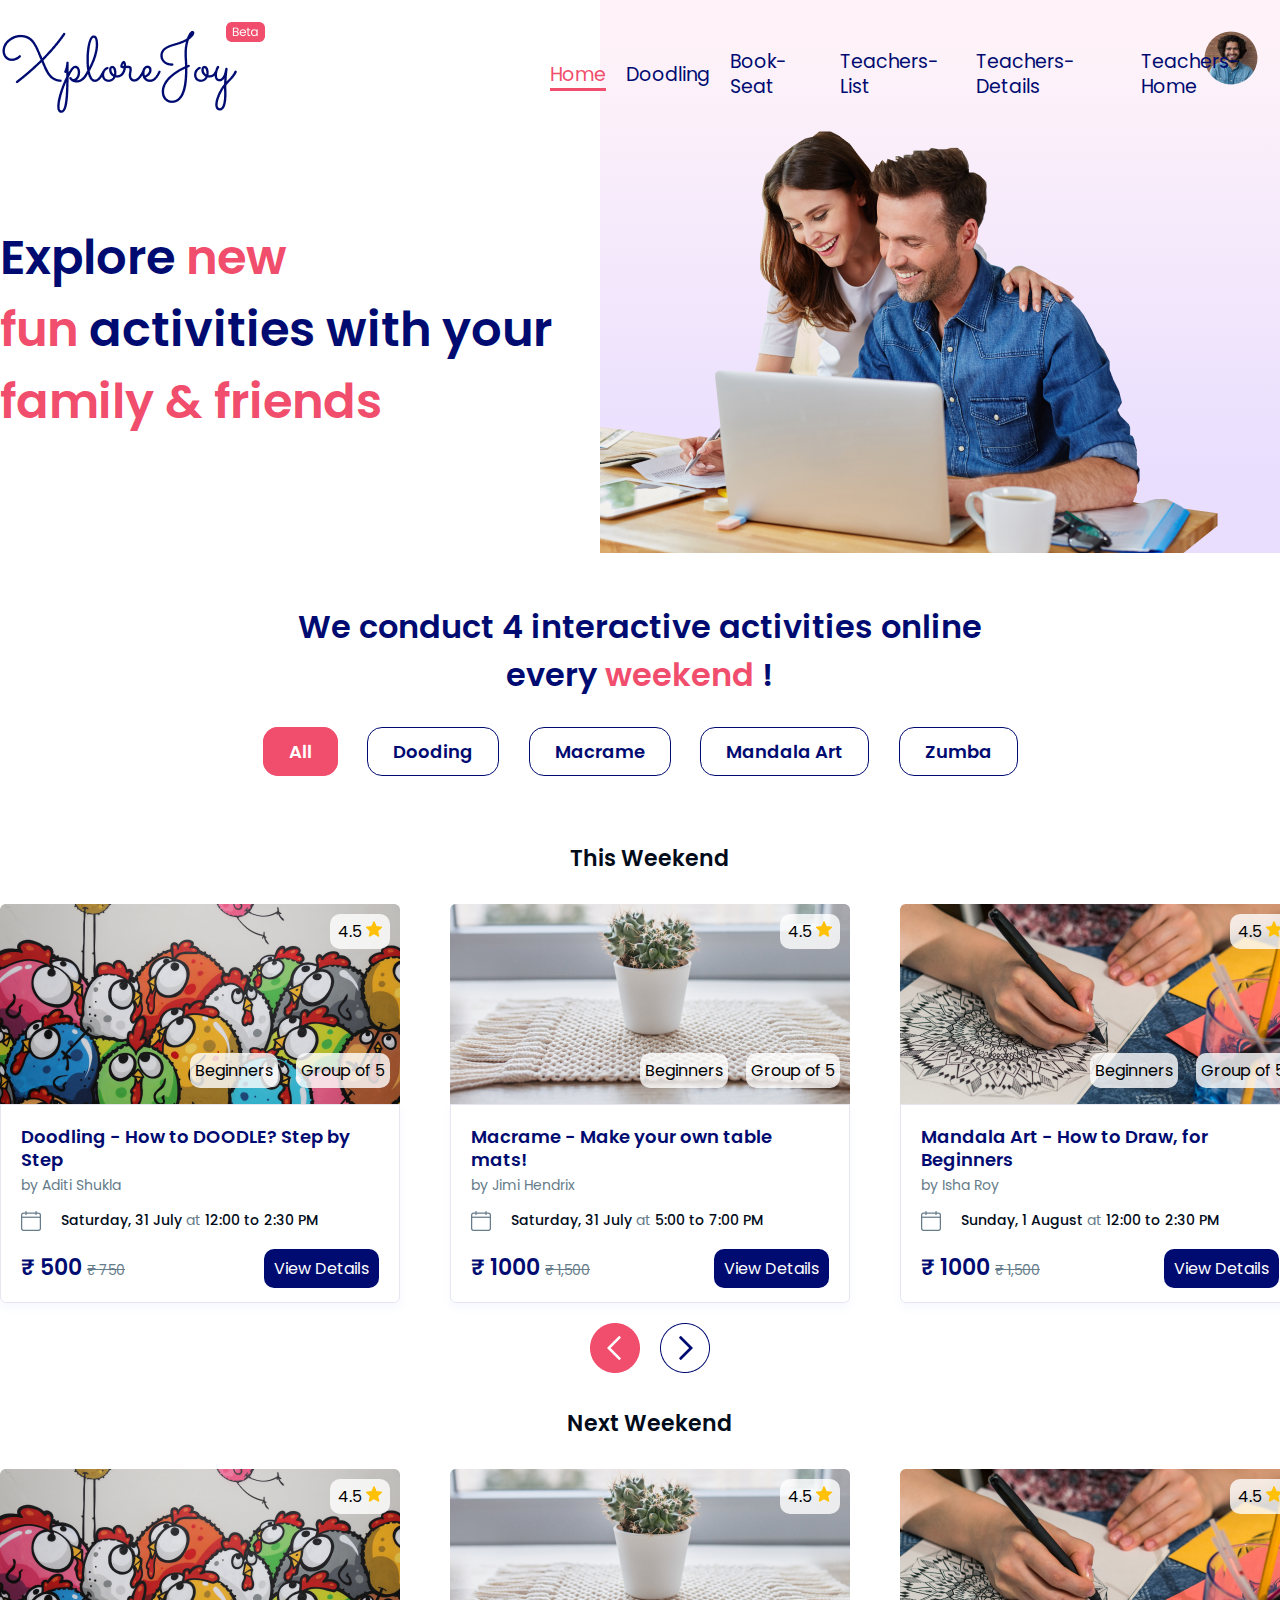
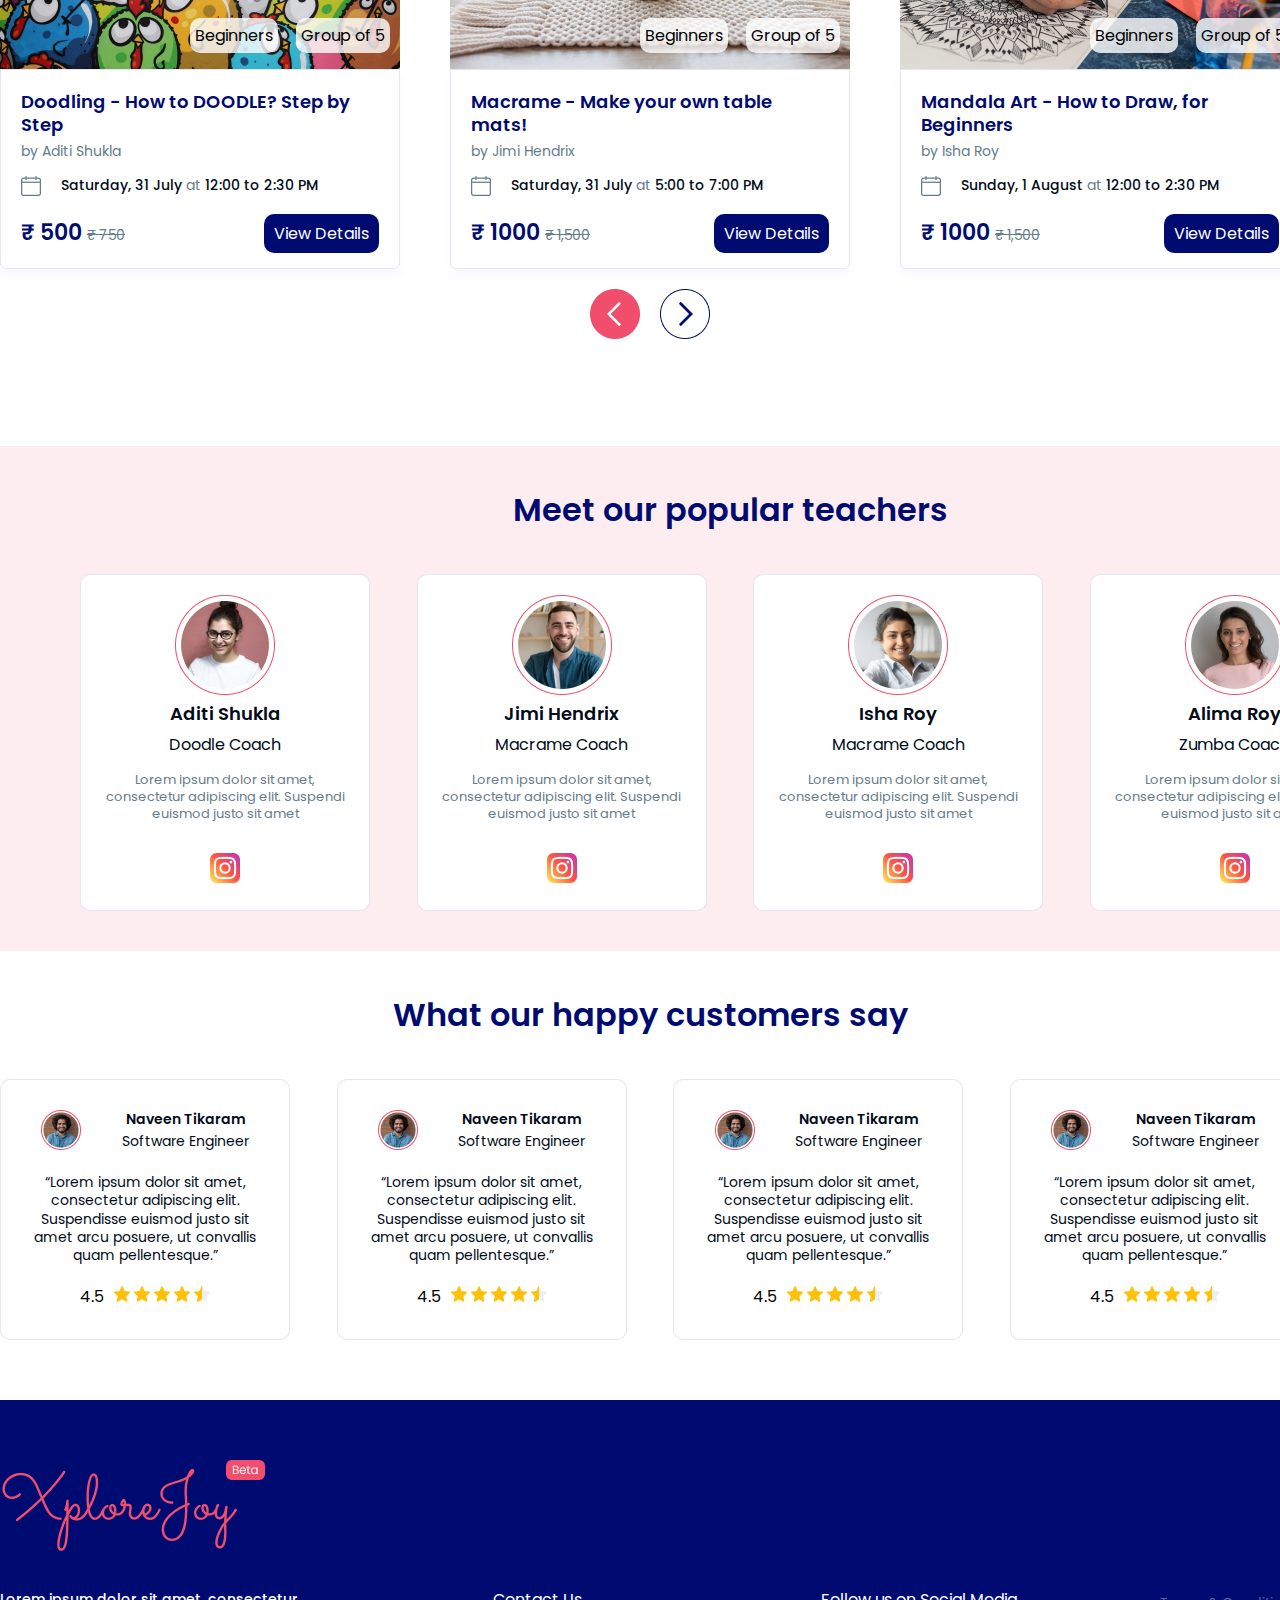
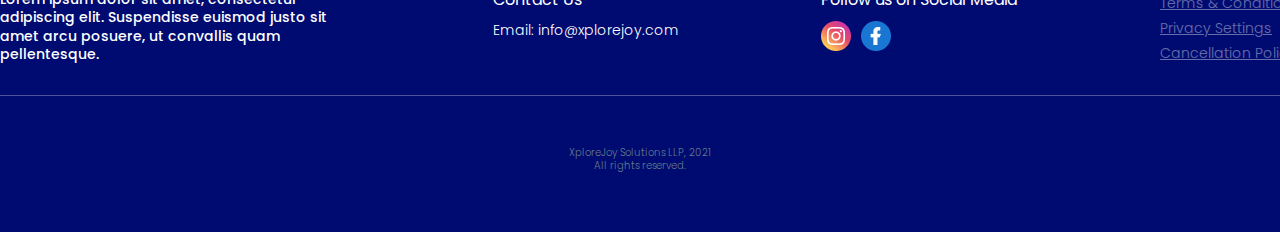
<file: index.html>
<!DOCTYPE html>
<html lang="en">
<head>
    <meta charset="UTF-8">
    <meta http-equiv="X-UA-Compatible" content="IE=edge">
    <meta name="viewport" content="width=device-width, initial-scale=1.0 user-scalable=no">
    <link rel="stylesheet" href="https://cdnjs.cloudflare.com/ajax/libs/font-awesome/6.2.1/css/all.min.css" integrity="sha512-MV7K8+y+gLIBoVD59lQIYicR65iaqukzvf/nwasF0nqhPay5w/9lJmVM2hMDcnK1OnMGCdVK+iQrJ7lzPJQd1w==" crossorigin="anonymous" referrerpolicy="no-referrer"/>
    <title>XPLORE-JOY</title>
    <link rel="stylesheet" href="assets/xplore-joy.css">
    <link rel="stylesheet" href="assets/mobile-nav.css">
</head>
<body>
    <main class="hero-desktop">
        <div class="desktop-navigations">
            <div class="desktop-nav"><a href="index.html" class="desktop-nav-link desktop-active">Home</a></div>
            <div class="desktop-nav"><a href="doodling.html" class="desktop-nav-link">Doodling</a></div>
            <div class="desktop-nav"><a href="event-details.html" class="desktop-nav-link">Book-Seat</a></div>
            <div class="desktop-nav"><a href="teachers-list.html" class="desktop-nav-link">Teachers-List</a></div>
            <div class="desktop-nav"><a href="teacher-details.html" class="desktop-nav-link">Teachers-Details</a></div>
            <div class="desktop-nav"><a href="home.html" class="desktop-nav-link">Teachers-Home</a></div>
        </div>
        <div class="hero-content">
            <div class="logo"><a href="index.html" class="logo-link"><img src="assets/desktop/logo.png" alt="desktop-logo"></a></div>
            <div class="hero-text">Explore <span>new <br> fun </span>activities with your <br> <span>family & friends</span></div>
        </div>
        <div class="hero-images">
            <div><img src="assets/desktop/hero.png" alt="" class="hero-img-1"></div>
            <div><img src="assets/desktop/Mask Group.png" alt=""class="hero-img-2"></div>
        </div>
    </main>
    <main class="hero-mobile">
        <input type="checkbox" id="check">
        <label for="check" class="checkbttn">
            <i class="fa fa-bars fa-2x"></i>
        </label>
        <div class="mobile-navigations">
            <div class="mob-nav"><a href="index.html" class="mob-nav-link mob-active">Home</a></div>
            <div class="mob-nav"><a href="doodling.html" class="mob-nav-link">Doodling</a></div>
            <div class="mob-nav"><a href="event-details.html" class="mob-nav-link">Book-Seat</a></div>
            <div class="mob-nav"><a href="teachers-list.html" class="mob-nav-link">Teachers-List</a></div>
            <div class="mob-nav"><a href="teacher-details.html" class="mob-nav-link">Teachers-Details</a></div>
            <div class="mob-nav"><a href="home.html" class="mob-nav-link">Teachers-Home</a></div>
        </div>
        <div class="hero-content-mob">
            <div class="mob-logo"><a href="index.html" class="mob-logo-link"><img src="assets/mobile/logo.png" alt="mobile-logo" class="mobile-logo"></a></div>
            <div class="mob-hero-text">Explore <span>new <br> fun </span>activities with your <span>family & <br> friends</span></div>
        </div>
        <div class="hero-images">
            <div><img src="assets/mobile/hero.png" alt="" class="hero-img-1"></div>
            <div><img src="assets/mobile/profile.png" alt=""class="hero-img-2"></div>
        </div>
    </main>
    <main class="activities">
        <div class="activity-text">We conduct 4 interactive activities online every <span>weekend</span> !</div>
        <div class="navigations">
            <div class="nav"><a href="index.html" class="nav-link active">All</a></div>
            <div class="nav"><a href="doodling.html" class="nav-link">Dooding</a></div>
            <div class="nav"><a href="teacher-details.html" class="nav-link">Macrame</a></div>
            <div class="nav"><a href="" class="nav-link">Mandala Art</a></div>
            <div class="nav"><a href="" class="nav-link">Zumba</a></div>
        </div>
    </main>
    <main class="activities-flexbox">
        <div class="activity-flexbox">
            <div class="activity-flex-title">This Weekend</div>
            <div class="activity-flex">
                <div class="act-flex">
                    <div class="act-flex-img-1">
                        <img src="assets/desktop/activity/activity-1.png" alt="" class="act-flex-img">
                        <div class="act-flex-inside-1">
                            <div class="rating">4.5 <img src="assets/desktop/activity/star.png" alt="" class="rating-img"></div>
                            <div class="act-flex-img-text">
                                <div class="flex-img-text">Beginners</div>
                                <div class="flex-img-text">Group of 5</div>
                            </div>
                        </div>
                    </div>
                    <div class="act-flex-content">
                        <div class="act-flex-title">Doodling - How to DOODLE?  Step by Step</div>
                        <div class="act-flex-name">by Aditi Shukla</div>
                        <div class="act-flex-calendar">
                            <div class="calendar"><img src="assets/desktop/activity/calendar.png" alt="" class="calendar-img"></div>
                            <div class="calendar-text">Saturday, 31 July <span>at</span> 12:00 to 2:30 PM</div>
                        </div>
                        <div class="activity-prices">
                            <div class="act-price">₹ 500 <del>₹ 750</del></div>
                            <div class="act-detail"><a href="" class="act-detail-link">View Details</a></div>
                        </div>
                    </div>
                </div>
                <div class="act-flex">
                    <div class="act-flex-img-2">
                        <img src="assets/desktop/activity/activity-2.png" alt="" class="act-flex-img">
                        <div class="act-flex-inside-2">
                            <div class="rating">4.5 <img src="assets/desktop/activity/star.png" alt="" class="rating-img"></div>
                            <div class="act-flex-img-text">
                                <div class="flex-img-text">Beginners</div>
                                <div class="flex-img-text">Group of 5</div>
                            </div>
                        </div>
                    </div>
                    <div class="act-flex-content">
                        <div class="act-flex-title">Macrame - Make your own table <br>  mats!</div>
                        <div class="act-flex-name">by Jimi Hendrix</div>
                        <div class="act-flex-calendar">
                            <div class="calendar"><img src="assets/desktop/activity/calendar.png" alt="" class="calendar-img"></div>
                            <div class="calendar-text">Saturday, 31 July <span>at</span> 5:00 to 7:00 PM</div>
                        </div>
                        <div class="activity-prices">
                            <div class="act-price">₹ 1000 <del>₹ 1,500</del></div>
                            <div class="act-detail"><a href="" class="act-detail-link">View Details</a></div>
                        </div>
                    </div>
                </div>
                <div class="act-flex">
                    <div class="act-flex-img-3">
                        <img src="assets/desktop/activity/activity-3.png" alt="" class="act-flex-img">
                        <div class="act-flex-inside-3">
                            <div class="rating">4.5 <img src="assets/desktop/activity/star.png" alt="" class="rating-img"></div>
                            <div class="act-flex-img-text">
                                <div class="flex-img-text">Beginners</div>
                                <div class="flex-img-text">Group of 5</div>
                            </div>
                        </div>
                    </div>
                    <div class="act-flex-content">
                        <div class="act-flex-title">Mandala Art - How to Draw, for Beginners</div>
                        <div class="act-flex-name">by Isha Roy</div>
                        <div class="act-flex-calendar">
                            <div class="calendar"><img src="assets/desktop/activity/calendar.png" alt="" class="calendar-img"></div>
                            <div class="calendar-text">Sunday, 1 August <span>at</span> 12:00 to 2:30 PM</div>
                        </div>
                        <div class="activity-prices">
                            <div class="act-price">₹ 1000 <del>₹ 1,500</del></div>
                            <div class="act-detail"><a href="" class="act-detail-link">View Details</a></div>
                        </div>
                    </div>
                </div>
                <div class="act-flex-4">
                    <div class="act-flex-img-4">
                        <img src="assets/mobile/activity-4.png" alt="" class="act-flex-img">
                        <div class="act-flex-inside-4">
                            <div class="rating">4.5 <img src="assets/desktop/activity/star.png" alt="" class="rating-img"></div>
                            <div class="act-flex-img-text">
                                <div class="flex-img-text">Beginners</div>
                                <div class="flex-img-text">Group of 5</div>
                            </div>
                        </div>
                    </div>
                    <div class="act-flex-content">
                        <div class="act-flex-title">Zumba - Dance Workout for Beginners  </div>
                        <div class="act-flex-name">by Alima Paul</div>
                        <div class="act-flex-calendar">
                            <div class="calendar"><img src="assets/desktop/activity/calendar.png" alt="" class="calendar-img"></div>
                            <div class="calendar-text">Sunday, 1 August <span>at</span> 5:00 to 7:00 PM</div>
                        </div>
                        <div class="activity-prices">
                            <div class="act-price">₹ 1000 <del>₹ 1,500</del></div>
                            <div class="act-detail"><a href="" class="act-detail-link">View Details</a></div>
                        </div>
                    </div>
                </div>
            </div>
        </div>
        <div class="actvity-arrow-icons">
            <div class="left-arrow">
                <a href="" class="left-arrow-link"><img src="assets/desktop/activity/arrow/left-arrow.png" alt="" class="left-arrow-img"></a>
            </div>
            <div class="right-arrow">
                <a href="" class="right-arrow-link"><img src="assets/desktop/activity/arrow/right-arrow.png" alt="" class="right-arrow-img"></a>
            </div>
        </div>
        <div class="activity-flexbox">
            <div class="activity-flex-title">Next Weekend</div>
            <div class="activity-flex">
                <div class="act-flex">
                    <div class="act-flex-img-5">
                        <img src="assets/desktop/activity/activity-1.png" alt="" class="act-flex-img">
                        <div class="act-flex-inside-5">
                            <div class="rating">4.5 <img src="assets/desktop/activity/star.png" alt="" class="rating-img"></div>
                            <div class="act-flex-img-text">
                                <div class="flex-img-text">Beginners</div>
                                <div class="flex-img-text">Group of 5</div>
                            </div>
                        </div>
                    </div>
                    <div class="act-flex-content">
                        <div class="act-flex-title">Doodling - How to DOODLE?  Step by Step</div>
                        <div class="act-flex-name">by Aditi Shukla</div>
                        <div class="act-flex-calendar">
                            <div class="calendar"><img src="assets/desktop/activity/calendar.png" alt="" class="calendar-img"></div>
                            <div class="calendar-text">Saturday, 31 July <span>at</span> 12:00 to 2:30 PM</div>
                        </div>
                        <div class="activity-prices">
                            <div class="act-price">₹ 500 <del>₹ 750</del></div>
                            <div class="act-detail"><a href="" class="act-detail-link">View Details</a></div>
                        </div>
                    </div>
                </div>
                <div class="act-flex act-flex-mob">
                    <div class="act-flex-img-6">
                        <img src="assets/desktop/activity/activity-2.png" alt="" class="act-flex-img">
                        <div class="act-flex-inside-6">
                            <div class="rating">4.5 <img src="assets/desktop/activity/star.png" alt="" class="rating-img"></div>
                            <div class="act-flex-img-text">
                                <div class="flex-img-text">Beginners</div>
                                <div class="flex-img-text">Group of 5</div>
                            </div>
                        </div>
                    </div>
                    <div class="act-flex-content">
                        <div class="act-flex-title">Macrame - Make your own table <br>  mats!</div>
                        <div class="act-flex-name">by Jimi Hendrix</div>
                        <div class="act-flex-calendar">
                            <div class="calendar"><img src="assets/desktop/activity/calendar.png" alt="" class="calendar-img"></div>
                            <div class="calendar-text">Saturday, 31 July <span>at</span> 5:00 to 7:00 PM</div>
                        </div>
                        <div class="activity-prices">
                            <div class="act-price">₹ 1000 <del>₹ 1,500</del></div>
                            <div class="act-detail"><a href="" class="act-detail-link">View Details</a></div>
                        </div>
                    </div>
                </div>
                <div class="act-flex act-flex-mob">
                    <div class="act-flex-img-7">
                        <img src="assets/desktop/activity/activity-3.png" alt="" class="act-flex-img">
                        <div class="act-flex-inside-7">
                            <div class="rating">4.5 <img src="assets/desktop/activity/star.png" alt="" class="rating-img"></div>
                            <div class="act-flex-img-text">
                                <div class="flex-img-text">Beginners</div>
                                <div class="flex-img-text">Group of 5</div>
                            </div>
                        </div>
                    </div>
                    <div class="act-flex-content">
                        <div class="act-flex-title">Mandala Art - How to Draw, for Beginners</div>
                        <div class="act-flex-name">by Isha Roy</div>
                        <div class="act-flex-calendar">
                            <div class="calendar"><img src="assets/desktop/activity/calendar.png" alt="" class="calendar-img"></div>
                            <div class="calendar-text">Sunday, 1 August <span>at</span> 12:00 to 2:30 PM</div>
                        </div>
                        <div class="activity-prices">
                            <div class="act-price">₹ 1000 <del>₹ 1,500</del></div>
                            <div class="act-detail"><a href="" class="act-detail-link">View Details</a></div>
                        </div>
                    </div>
                </div>
            </div>
            <div class="view"><a href="" class="view-link">View All</a></div>
        </div>
        <div class="actvity-arrow-icons">
            <div class="left-arrow">
                <a href="" class="left-arrow-link"><img src="assets/desktop/activity/arrow/left-arrow.png" alt="" class="left-arrow-img"></a>
            </div>
            <div class="right-arrow">
                <a href="" class="right-arrow-link"><img src="assets/desktop/activity/arrow/right-arrow.png" alt="" class="right-arrow-img"></a>
            </div>
        </div>
    </main>
    <section class="popular-teachers">
        <main class="teachers">
            <div class="teacher-text">Meet our popular teachers</div>
            <div class="teachers-flexbox">
                <div class="teachers-flex">
                    <div class="teacher-profile"><img src="assets/desktop/teachers/teacher-1.png" alt="" class="teacher-img"></div>
                    <div class="teacher-name">Aditi Shukla</div>
                    <div class="teacher-position">Doodle Coach</div>
                    <div class="teacher-descp">Lorem ipsum dolor sit amet, consectetur adipiscing elit. Suspendi euismod justo sit amet</div>
                    <div class="teacher-insta">
                        <a href="https://www.instagram.com/"><img src="assets/desktop/icons/instagram-logo.png" alt="" class="instagram-logo"></a>
                    </div>
                </div>
                <div class="teachers-flex">
                    <div class="teacher-profile"><img src="assets/desktop/teachers/teacher-2.png" alt="" class="teacher-img"></div>
                    <div class="teacher-name">Jimi Hendrix</div>
                    <div class="teacher-position">Macrame Coach</div>
                    <div class="teacher-descp">Lorem ipsum dolor sit amet, consectetur adipiscing elit. Suspendi euismod justo sit amet</div>
                    <div class="teacher-insta">
                        <a href="https://www.instagram.com/"><img src="assets/desktop/icons/instagram-logo.png" alt="" class="instagram-logo"></a>
                    </div>
                </div>
                <div class="teachers-flex">
                    <div class="teacher-profile"><img src="assets/desktop/teachers/teacher-3.png" alt="" class="teacher-img"></div>
                    <div class="teacher-name">Isha Roy</div>
                    <div class="teacher-position">Macrame Coach</div>
                    <div class="teacher-descp">Lorem ipsum dolor sit amet, consectetur adipiscing elit. Suspendi euismod justo sit amet</div>
                    <div class="teacher-insta">
                        <a href="https://www.instagram.com/"><img src="assets/desktop/icons/instagram-logo.png" alt="" class="instagram-logo"></a>
                    </div>
                </div>
                <div class="teachers-flex">
                    <div class="teacher-profile"><img src="assets/desktop/teachers/teacher-4.png" alt="" class="teacher-img"></div>
                    <div class="teacher-name">Alima Roy</div>
                    <div class="teacher-position">Zumba Coach</div>
                    <div class="teacher-descp">Lorem ipsum dolor sit amet, consectetur adipiscing elit. Suspendi euismod justo sit amet</div>
                    <div class="teacher-insta">
                        <a href="https://www.instagram.com/"><img src="assets/desktop/icons/instagram-logo.png" alt="" class="instagram-logo"></a>
                    </div>
                </div>
            </div>
        </main>
    </section>
    <main class="our-customers">
        <div class="cutomer-text">What our happy customers say</div>
        <div class="customers-flexbox">
            <div class="customer-flex">
                <div class="customer-profile">
                    <img src="assets/desktop/customer.png" alt="" class="customer-img">
                    <div class="customer-profile-text">
                        <div class="customer-name">Naveen Tikaram</div>
                        <div class="customer-position">Software Engineer</div>
                    </div>
                </div>
                <div class="customer-review">“Lorem ipsum dolor sit amet, consectetur adipiscing elit. Suspendisse euismod justo sit amet arcu posuere, ut convallis quam pellentesque.”</div>
                <div class="customer-rating">
                    <div class="customer-rating-text">4.5</div>
                    <div class="star-img">
                        <img src="assets/desktop/activity/star.png" alt="" class="star">
                        <img src="assets/desktop/activity/star.png" alt="" class="star">
                        <img src="assets/desktop/activity/star.png" alt="" class="star">
                        <img src="assets/desktop/activity/star.png" alt="" class="star">
                        <img src="assets/desktop/activity/star-2.png" alt="" class="star">
                    </div>
                </div>
            </div>
            <div class="customer-flex customer-flex-2">
                <div class="customer-profile">
                    <img src="assets/desktop/customer.png" alt="" class="customer-img">
                    <div class="customer-profile-text">
                        <div class="customer-name">Naveen Tikaram</div>
                        <div class="customer-position">Software Engineer</div>
                    </div>
                </div>
                <div class="customer-review">“Lorem ipsum dolor sit amet, consectetur adipiscing elit. Suspendisse euismod justo sit amet arcu posuere, ut convallis quam pellentesque.”</div>
                <div class="customer-rating">
                    <div class="customer-rating-text">4.5</div>
                    <div class="star-img">
                        <img src="assets/desktop/activity/star.png" alt="" class="star">
                        <img src="assets/desktop/activity/star.png" alt="" class="star">
                        <img src="assets/desktop/activity/star.png" alt="" class="star">
                        <img src="assets/desktop/activity/star.png" alt="" class="star">
                        <img src="assets/desktop/activity/star-2.png" alt="" class="star">
                    </div>
                </div>
            </div>
            <div class="customer-flex customer-flex-2">
                <div class="customer-profile">
                    <img src="assets/desktop/customer.png" alt="" class="customer-img">
                    <div class="customer-profile-text">
                        <div class="customer-name">Naveen Tikaram</div>
                        <div class="customer-position">Software Engineer</div>
                    </div>
                </div>
                <div class="customer-review">“Lorem ipsum dolor sit amet, consectetur adipiscing elit. Suspendisse euismod justo sit amet arcu posuere, ut convallis quam pellentesque.”</div>
                <div class="customer-rating">
                    <div class="customer-rating-text">4.5</div>
                    <div class="star-img">
                        <img src="assets/desktop/activity/star.png" alt="" class="star">
                        <img src="assets/desktop/activity/star.png" alt="" class="star">
                        <img src="assets/desktop/activity/star.png" alt="" class="star">
                        <img src="assets/desktop/activity/star.png" alt="" class="star">
                        <img src="assets/desktop/activity/star-2.png" alt="" class="star">
                    </div>
                </div>
            </div>
            <div class="customer-flex customer-flex-2">
                <div class="customer-profile">
                    <img src="assets/desktop/customer.png" alt="" class="customer-img">
                    <div class="customer-profile-text">
                        <div class="customer-name">Naveen Tikaram</div>
                        <div class="customer-position">Software Engineer</div>
                    </div>
                </div>
                <div class="customer-review">“Lorem ipsum dolor sit amet, consectetur adipiscing elit. Suspendisse euismod justo sit amet arcu posuere, ut convallis quam pellentesque.”</div>
                <div class="customer-rating">
                    <div class="customer-rating-text">4.5</div>
                    <div class="star-img">
                        <img src="assets/desktop/activity/star.png" alt="" class="star">
                        <img src="assets/desktop/activity/star.png" alt="" class="star">
                        <img src="assets/desktop/activity/star.png" alt="" class="star">
                        <img src="assets/desktop/activity/star.png" alt="" class="star">
                        <img src="assets/desktop/activity/star-2.png" alt="" class="star">
                    </div>
                </div>
            </div>
        </div>
        <div class="circle-images">
            <img src="assets/desktop/activity/circle.png" alt="" class="circle-img circle-img-1">
            <img src="assets/desktop/activity/circle.png" alt="" class="circle-img">
            <img src="assets/desktop/activity/circle.png" alt="" class="circle-img">
        </div>
    </main>
    <footer class="last-section">
        <div class="footer-content">
            <div class="footer-logo">
                <a href="index.html" class="logo-link"><img src="assets/desktop/footer-logo.png" alt="" class="footer-img"></a>
            </div>
            <div class="footer-logo-mob">
                <a href="index.html" class="logo-link"><img src="assets/mobile/ft-mob-logo.png" alt="" class="footer-img"></a>
            </div>
            <div class="footer-flex">
                <div class="footer-text">Lorem ipsum dolor sit amet, consectetur adipiscing elit. Suspendisse euismod justo sit amet arcu posuere, ut convallis quam pellentesque.</div>
                <div class="footer-contact">
                    <div class="contact-text">Contact Us</div>
                    <div class="contact-mail">Email: <a href="mailto:info@xplorejoy.com" class="contact-link">info@xplorejoy.com</a></div>
                </div>
                <div class="social-media">
                    <div class="social-text">Follow us on Social Media</div>
                    <div class="social-logos">
                        <div class="social-logo">
                            <a href="https://www.instagram.com/" class="social-link">
                                <img src="assets/desktop/icons/ft-insta.png" alt="" class="social-img">
                            </a>
                        </div>
                        <div class="social-logo">
                            <a href="" class="social-link"><img src="assets/desktop/icons/ft-fb.png" alt="" class="social-img"></a>
                        </div>
                    </div>
                </div>
                <div class="footer-terms">
                    <div class="terms"><a href="" class="terms-link">Terms & Conditions</a></div>
                    <div class="terms-2"><a href="" class="terms-link">Privacy Settings</a></div>
                    <div class="terms-2"><a href="" class="terms-link">Cancellation Policy</a></div>
                </div>
            </div>
        </div>
        <div class="copyright">XploreJoy Solutions LLP, 2021 <br> All rights reserved.</div>
    </footer>
</body>
</html>
</file>
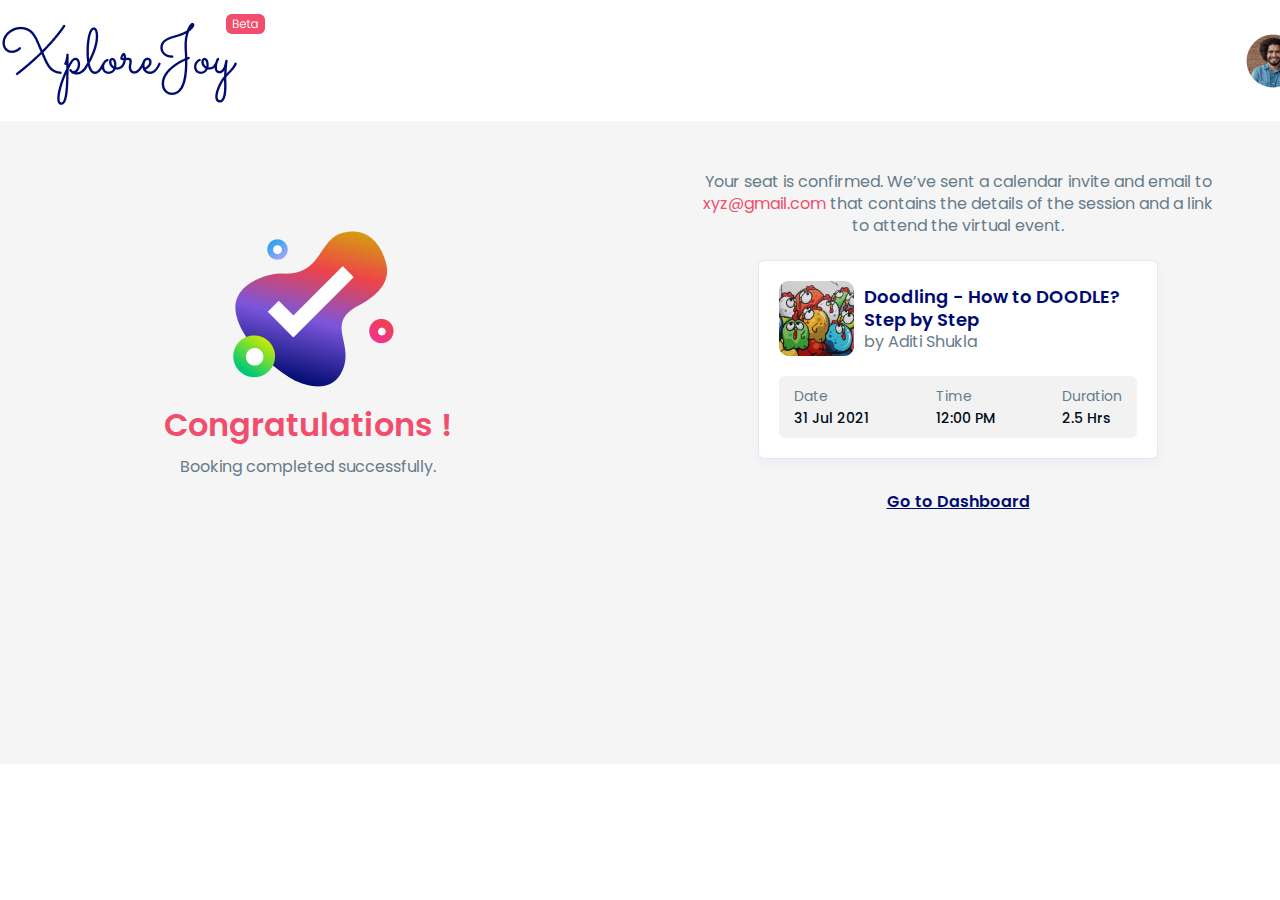
<file: booking.html>
<!DOCTYPE html>
<html lang="en">
<head>
    <meta charset="UTF-8">
    <meta http-equiv="X-UA-Compatible" content="IE=edge">
    <meta name="viewport" content="width=device-width, initial-scale=1.0 user-scalable=no">
    <link rel="stylesheet" href="https://cdnjs.cloudflare.com/ajax/libs/font-awesome/6.2.1/css/all.min.css" integrity="sha512-MV7K8+y+gLIBoVD59lQIYicR65iaqukzvf/nwasF0nqhPay5w/9lJmVM2hMDcnK1OnMGCdVK+iQrJ7lzPJQd1w==" crossorigin="anonymous" referrerpolicy="no-referrer"/>
    <title>Booking-Success</title>
    <link rel="stylesheet" href="assets/booking.css">
    <link rel="stylesheet" href="assets/mobile-nav.css">
</head>
<body>
    <header class="head-navigation-bar">
        <div class="head-navigations">
            <div class="mob-menu">
                <input type="checkbox" id="check">
                <label for="check" class="checkbttn">
                    <i class="fa fa-bars fa-2x"></i>
                </label>
                <div class="mobile-navigations">
                    <div class="mob-nav"><a href="index.html" class="mob-nav-link">Home</a></div>
                    <div class="mob-nav"><a href="doodling.html" class="mob-nav-link">Doodling</a></div>
                    <div class="mob-nav"><a href="event-details.html" class="mob-nav-link">Book-Seat</a></div>
                    <div class="mob-nav"><a href="teachers-list.html" class="mob-nav-link">Teachers-List</a></div>
                    <div class="mob-nav"><a href="teacher-details.html" class="mob-nav-link">Teachers-Details</a></div>
                    <div class="mob-nav"><a href="home.html" class="mob-nav-link">Teachers-Home</a></div>
                </div>
                <div class="mob-nav-logo">
                    <a href="index.html" class="mob-logo-link"><img src="assets/mobile/logo.png" alt="" class="mob-nav-img"></a>
                </div>
            </div>
            <div class="nav-logo">
                <a href="index.html" class="logo-link"><img src="assets/desktop/logo.png" alt="" class="nav-img"></a>
            </div>
            <div class="nav-profile"><a href="" class="profile-link"><img src="assets/desktop/Mask Group.png" alt="" class="profile-img"></a></div>
        </div>
    </header>
    <section class="bookings">
        <main class="booking">
            <div class="booked">
                <img src="assets/desktop/clicked.png" alt="" class="booking-img">
                <div class="congrats">Congratulations !</div>
                <div class="booking-text">Booking completed successfully.</div>
            </div>
            <div class="receipts">
                <div class="receipt-text">Your seat is confirmed. We’ve sent a calendar invite and email to <span>xyz@gmail.com</span> that contains the details of the session and a link to attend the virtual event.</div>
                <div class="booked-ticket">
                    <div class="ticket">
                        <div class="ticket-flex">
                            <img src="assets/desktop/doodle.png" alt="" class="doodle-img">
                            <div class="ticket-text">
                                <div class="ticket-title">Doodling - How to DOODLE? Step by Step</div>
                                <div class="ticket-name">by Aditi Shukla</div>
                            </div>
                        </div>
                    </div>
                    <div class="date">
                        <div class="date-title">
                            <div class="date-text">Date</div>
                            <div class="date-text-2">31 Jul 2021</div>
                        </div>
                        <div class="time-title">
                            <div class="time-text">Time</div>
                            <div class="time-text-2">12:00 PM</div>
                        </div>
                        <div class="duration">
                            <div class="duration-text">Duration</div>
                            <div class="duration-text-2">2.5 Hrs</div>
                        </div>
                    </div>
                </div>
                <div class="dashboard"><a href="event-details.html" class="dashboard-link">Go to Dashboard</a></div>
            </div>
        </main>
    </section>
</body>
</html>
</file>
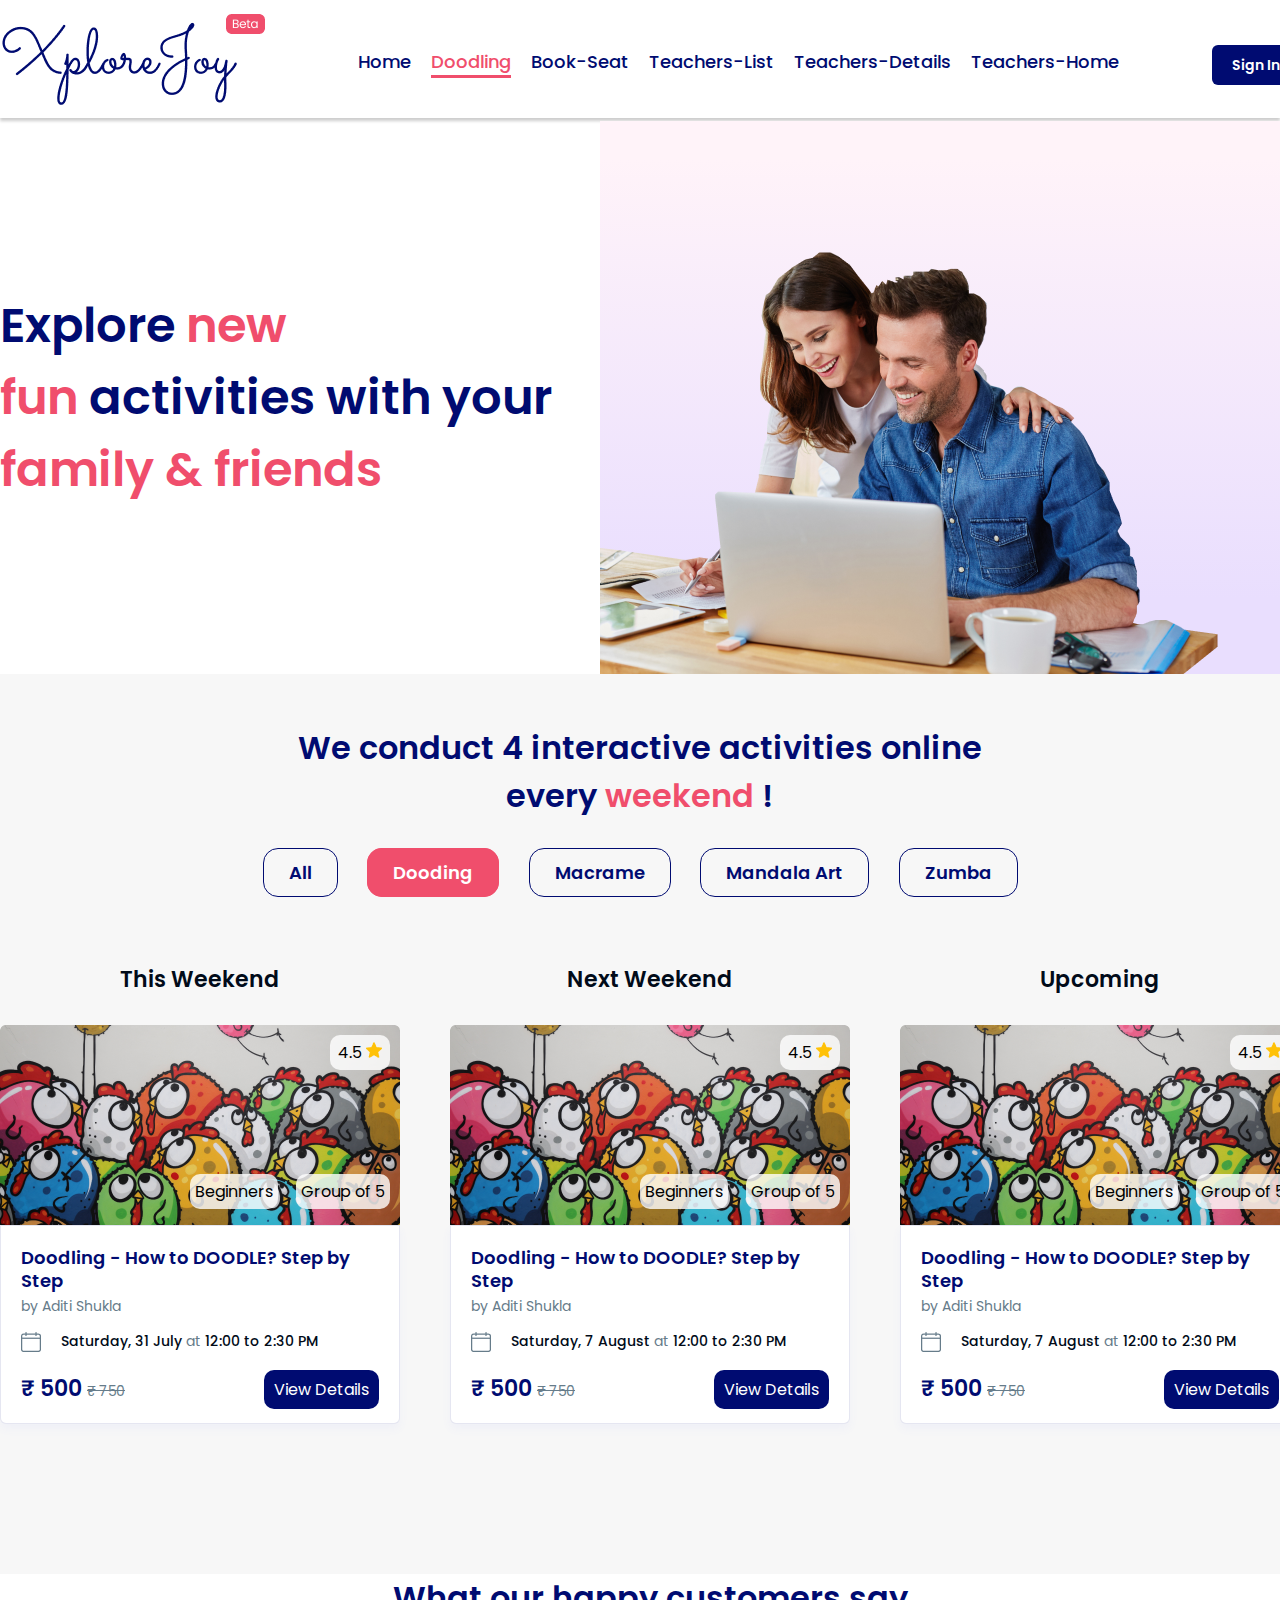
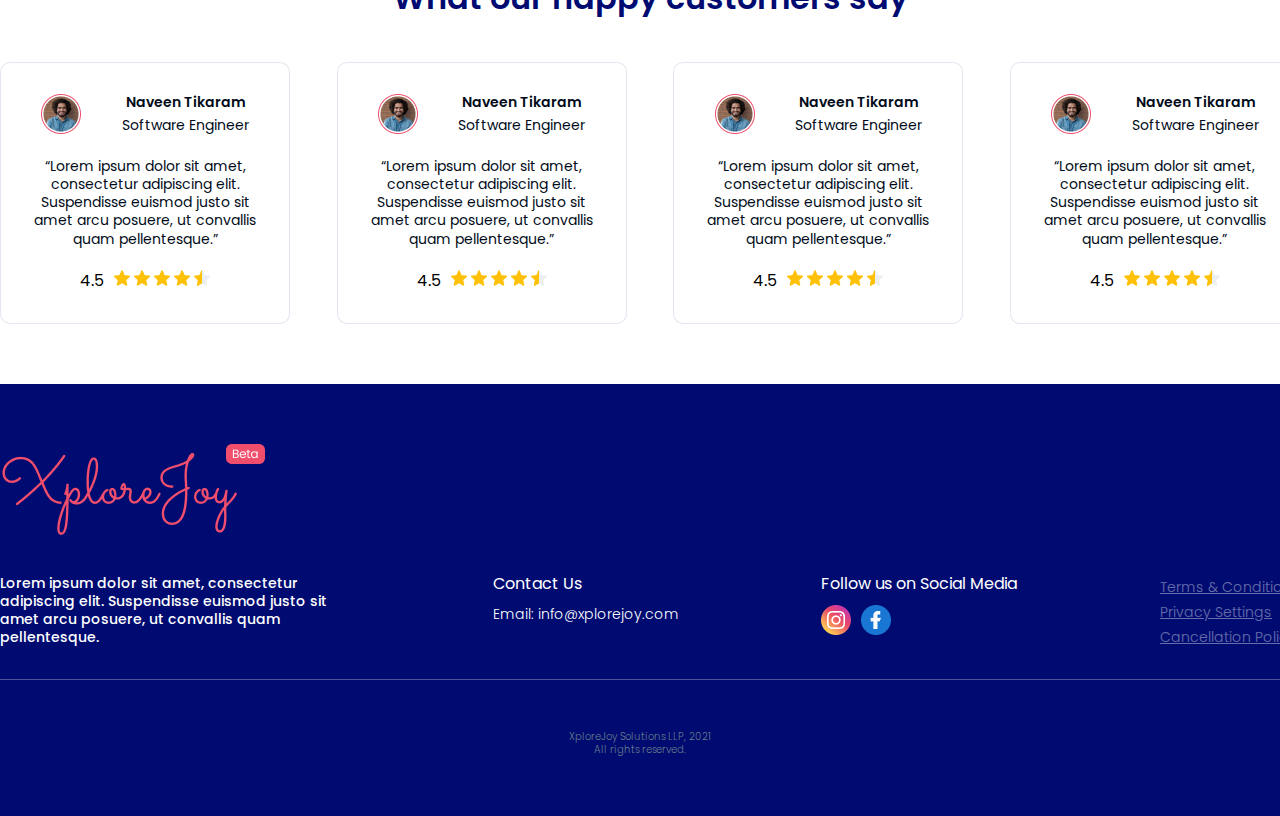
<file: doodling.html>
<!DOCTYPE html>
<html lang="en">
<head>
    <meta charset="UTF-8">
    <meta http-equiv="X-UA-Compatible" content="IE=edge">
    <meta name="viewport" content="width=device-width, initial-scale=1.0 user-scalable=no">
    <link rel="stylesheet" href="https://cdnjs.cloudflare.com/ajax/libs/font-awesome/6.2.1/css/all.min.css" integrity="sha512-MV7K8+y+gLIBoVD59lQIYicR65iaqukzvf/nwasF0nqhPay5w/9lJmVM2hMDcnK1OnMGCdVK+iQrJ7lzPJQd1w==" crossorigin="anonymous" referrerpolicy="no-referrer"/>
    <link rel="stylesheet" href="assets/mobile-nav.css">
    <title>Doodling</title>
    <link rel="stylesheet" href="assets/doodling.css">
</head>
<body>
    <header class="head-navigation-bar">
        <div class="head-navigations">
            <div class="nav-logo">
                <a href="index.html" class="logo-link"><img src="assets/desktop/logo.png" alt="" class="nav-img"></a>
            </div>
            <div class="desktop-navigations">
                <div class="desktop-nav"><a href="index.html" class="desktop-nav-link">Home</a></div>
                <div class="desktop-nav"><a href="doodling.html" class="desktop-nav-link desktop-active">Doodling</a></div>
                <div class="desktop-nav"><a href="event-details.html" class="desktop-nav-link">Book-Seat</a></div>
                <div class="desktop-nav"><a href="teachers-list.html" class="desktop-nav-link">Teachers-List</a></div>
                <div class="desktop-nav"><a href="teacher-details.html" class="desktop-nav-link">Teachers-Details</a></div>
                <div class="desktop-nav"><a href="home.html" class="desktop-nav-link">Teachers-Home</a></div>
            </div>
            <div class="nav-sign"><a href="" class="sign-link">Sign In</a></div>
        </div>
    </header>
    <main class="hero-desktop">
        <div class="hero-content">
            <div class="hero-text">Explore <span>new <br> fun </span>activities with your <br> <span>family & friends</span></div>
        </div>
        <div class="hero-images">
            <div><img src="assets/desktop/hero.png" alt="" class="hero-img-1"></div>
        </div>
    </main>
    <main class="hero-mobile">
        <input type="checkbox" id="check">
        <label for="check" class="checkbttn">
            <i class="fa fa-bars fa-2x"></i>
        </label>
        <div class="mobile-navigations">
            <div class="mob-nav"><a href="index.html" class="mob-nav-link">Home</a></div>
            <div class="mob-nav"><a href="doodling.html" class="mob-nav-link mob-active">Doodling</a></div>
            <div class="mob-nav"><a href="event-details.html" class="mob-nav-link">Book-Seat</a></div>
            <div class="mob-nav"><a href="teachers-list.html" class="mob-nav-link">Teachers-List</a></div>
            <div class="mob-nav"><a href="teacher-details.html" class="mob-nav-link">Teachers-Details</a></div>
            <div class="mob-nav"><a href="home.html" class="mob-nav-link">Teachers-Home</a></div>
        </div>
        <div class="hero-content-mob">
            <div class="mob-logo"><a href="index.html" class="mob-logo-link"><img src="assets/mobile/logo.png" alt="mobile-logo" class="mobile-logo"></a></div>
            <div class="mob-hero-text">Explore <span>new <br> fun </span>activities with your <span>family & <br> friends</span></div>
        </div>
        <div class="hero-images">
            <div><img src="assets/mobile/hero.png" alt="" class="hero-img-1"></div>
            <div class="nav-sign"><a href="" class="sign-link">Sign In</a></div>
        </div>
    </main>
    <section class="activity-section">
        <main class="activities">
            <div class="activity-text">We conduct 4 interactive activities online every <span>weekend</span> !</div>
            <div class="navigations">
                <div class="nav"><a href="index.html" class="nav-link">All</a></div>
                <div class="nav"><a href="doodling.html" class="nav-link active ">Dooding</a></div>
                <div class="nav"><a href="teacher-details.html" class="nav-link">Macrame</a></div>
                <div class="nav"><a href="" class="nav-link">Mandala Art</a></div>
                <div class="nav"><a href="" class="nav-link">Zumba</a></div>
            </div>
        </main>
        <main class="activities-flexbox">
            <div class="activity-flexbox">
                <div class="activity-flex">
                    <div class="act-flex">
                        <div class="activity-flex-title">This Weekend</div>
                        <div class="act-flex-img-1">
                            <img src="assets/desktop/activity/activity-1.png" alt="" class="act-flex-img">
                            <div class="act-flex-inside-1">
                                <div class="rating">4.5 <img src="assets/desktop/activity/star.png" alt="" class="rating-img"></div>
                                <div class="act-flex-img-text">
                                    <div class="flex-img-text">Beginners</div>
                                    <div class="flex-img-text">Group of 5</div>
                                </div>
                            </div>
                        </div>
                        <div class="act-flex-content">
                            <div class="act-flex-title">Doodling - How to DOODLE?  Step by Step</div>
                            <div class="act-flex-name">by Aditi Shukla</div>
                            <div class="act-flex-calendar">
                                <div class="calendar"><img src="assets/desktop/activity/calendar.png" alt="" class="calendar-img"></div>
                                <div class="calendar-text">Saturday, 31 July <span>at</span> 12:00 to 2:30 PM</div>
                            </div>
                            <div class="activity-prices">
                                <div class="act-price">₹ 500 <del>₹ 750</del></div>
                                <div class="act-detail"><a href="event-details.html" class="act-detail-link">View Details</a></div>
                            </div>
                        </div>
                    </div>
                    <div class="act-flex">
                        <div class="activity-flex-title">Next Weekend</div>
                        <div class="act-flex-img-2">
                            <img src="assets/desktop/activity/activity-1.png" alt="" class="act-flex-img">
                            <div class="act-flex-inside-2">
                                <div class="rating">4.5 <img src="assets/desktop/activity/star.png" alt="" class="rating-img"></div>
                                <div class="act-flex-img-text">
                                    <div class="flex-img-text">Beginners</div>
                                    <div class="flex-img-text">Group of 5</div>
                                </div>
                            </div>
                        </div>
                        <div class="act-flex-content">
                            <div class="act-flex-title">Doodling - How to DOODLE?  Step by Step</div>
                            <div class="act-flex-name">by Aditi Shukla</div>
                            <div class="act-flex-calendar">
                                <div class="calendar"><img src="assets/desktop/activity/calendar.png" alt="" class="calendar-img"></div>
                                <div class="calendar-text">Saturday, 7 August <span>at</span> 12:00 to 2:30 PM</div>
                            </div>
                            <div class="activity-prices">
                                <div class="act-price">₹ 500 <del>₹ 750</del></div>
                                <div class="act-detail"><a href="" class="act-detail-link">View Details</a></div>
                            </div>
                        </div>
                    </div>
                    <div class="act-flex">
                        <div class="activity-flex-title">Upcoming</div>
                        <div class="act-flex-img-3">
                            <img src="assets/desktop/activity/activity-1.png" alt="" class="act-flex-img">
                            <div class="act-flex-inside-3">
                                <div class="rating">4.5 <img src="assets/desktop/activity/star.png" alt="" class="rating-img"></div>
                                <div class="act-flex-img-text">
                                    <div class="flex-img-text">Beginners</div>
                                    <div class="flex-img-text">Group of 5</div>
                                </div>
                            </div>
                        </div>
                        <div class="act-flex-content">
                            <div class="act-flex-title">Doodling - How to DOODLE?  Step by Step</div>
                            <div class="act-flex-name">by Aditi Shukla</div>
                            <div class="act-flex-calendar">
                                <div class="calendar"><img src="assets/desktop/activity/calendar.png" alt="" class="calendar-img"></div>
                                <div class="calendar-text">Saturday, 7 August <span>at</span> 12:00 to 2:30 PM</div>
                            </div>
                            <div class="activity-prices">
                                <div class="act-price">₹ 500 <del>₹ 750</del></div>
                                <div class="act-detail"><a href="" class="act-detail-link">View Details</a></div>
                            </div>
                        </div>
                    </div>
                </div>
            </div>
        </main>
    </section>
    <main class="our-customers">
        <div class="cutomer-text">What our happy customers say</div>
        <div class="customers-flexbox">
            <div class="customer-flex">
                <div class="customer-profile">
                    <img src="assets/desktop/customer.png" alt="" class="customer-img">
                    <div class="customer-profile-text">
                        <div class="customer-name">Naveen Tikaram</div>
                        <div class="customer-position">Software Engineer</div>
                    </div>
                </div>
                <div class="customer-review">“Lorem ipsum dolor sit amet, consectetur adipiscing elit. Suspendisse euismod justo sit amet arcu posuere, ut convallis quam pellentesque.”</div>
                <div class="customer-rating">
                    <div class="customer-rating-text">4.5</div>
                    <div class="star-img">
                        <img src="assets/desktop/activity/star.png" alt="" class="star">
                        <img src="assets/desktop/activity/star.png" alt="" class="star">
                        <img src="assets/desktop/activity/star.png" alt="" class="star">
                        <img src="assets/desktop/activity/star.png" alt="" class="star">
                        <img src="assets/desktop/activity/star-2.png" alt="" class="star">
                    </div>
                </div>
            </div>
            <div class="customer-flex customer-flex-2">
                <div class="customer-profile">
                    <img src="assets/desktop/customer.png" alt="" class="customer-img">
                    <div class="customer-profile-text">
                        <div class="customer-name">Naveen Tikaram</div>
                        <div class="customer-position">Software Engineer</div>
                    </div>
                </div>
                <div class="customer-review">“Lorem ipsum dolor sit amet, consectetur adipiscing elit. Suspendisse euismod justo sit amet arcu posuere, ut convallis quam pellentesque.”</div>
                <div class="customer-rating">
                    <div class="customer-rating-text">4.5</div>
                    <div class="star-img">
                        <img src="assets/desktop/activity/star.png" alt="" class="star">
                        <img src="assets/desktop/activity/star.png" alt="" class="star">
                        <img src="assets/desktop/activity/star.png" alt="" class="star">
                        <img src="assets/desktop/activity/star.png" alt="" class="star">
                        <img src="assets/desktop/activity/star-2.png" alt="" class="star">
                    </div>
                </div>
            </div>
            <div class="customer-flex customer-flex-2">
                <div class="customer-profile">
                    <img src="assets/desktop/customer.png" alt="" class="customer-img">
                    <div class="customer-profile-text">
                        <div class="customer-name">Naveen Tikaram</div>
                        <div class="customer-position">Software Engineer</div>
                    </div>
                </div>
                <div class="customer-review">“Lorem ipsum dolor sit amet, consectetur adipiscing elit. Suspendisse euismod justo sit amet arcu posuere, ut convallis quam pellentesque.”</div>
                <div class="customer-rating">
                    <div class="customer-rating-text">4.5</div>
                    <div class="star-img">
                        <img src="assets/desktop/activity/star.png" alt="" class="star">
                        <img src="assets/desktop/activity/star.png" alt="" class="star">
                        <img src="assets/desktop/activity/star.png" alt="" class="star">
                        <img src="assets/desktop/activity/star.png" alt="" class="star">
                        <img src="assets/desktop/activity/star-2.png" alt="" class="star">
                    </div>
                </div>
            </div>
            <div class="customer-flex customer-flex-2">
                <div class="customer-profile">
                    <img src="assets/desktop/customer.png" alt="" class="customer-img">
                    <div class="customer-profile-text">
                        <div class="customer-name">Naveen Tikaram</div>
                        <div class="customer-position">Software Engineer</div>
                    </div>
                </div>
                <div class="customer-review">“Lorem ipsum dolor sit amet, consectetur adipiscing elit. Suspendisse euismod justo sit amet arcu posuere, ut convallis quam pellentesque.”</div>
                <div class="customer-rating">
                    <div class="customer-rating-text">4.5</div>
                    <div class="star-img">
                        <img src="assets/desktop/activity/star.png" alt="" class="star">
                        <img src="assets/desktop/activity/star.png" alt="" class="star">
                        <img src="assets/desktop/activity/star.png" alt="" class="star">
                        <img src="assets/desktop/activity/star.png" alt="" class="star">
                        <img src="assets/desktop/activity/star-2.png" alt="" class="star">
                    </div>
                </div>
            </div>
        </div>
        <div class="circle-images">
            <img src="assets/desktop/activity/circle.png" alt="" class="circle-img circle-img-1">
            <img src="assets/desktop/activity/circle.png" alt="" class="circle-img">
            <img src="assets/desktop/activity/circle.png" alt="" class="circle-img">
        </div>
    </main>
    <footer class="last-section">
        <div class="footer-content">
            <div class="footer-logo">
                <a href="index.html" class="logo-link"><img src="assets/desktop/footer-logo.png" alt="" class="footer-img"></a>
            </div>
            <div class="footer-logo-mob">
                <a href="index.html" class="logo-link"><img src="assets/mobile/ft-mob-logo.png" alt="" class="footer-img"></a>
            </div>
            <div class="footer-flex">
                <div class="footer-text">Lorem ipsum dolor sit amet, consectetur adipiscing elit. Suspendisse euismod justo sit amet arcu posuere, ut convallis quam pellentesque.</div>
                <div class="footer-contact">
                    <div class="contact-text">Contact Us</div>
                    <div class="contact-mail">Email: <a href="mailto:info@xplorejoy.com" class="contact-link">info@xplorejoy.com</a></div>
                </div>
                <div class="social-media">
                    <div class="social-text">Follow us on Social Media</div>
                    <div class="social-logos">
                        <div class="social-logo">
                            <a href="https://www.instagram.com/" class="social-link">
                                <img src="assets/desktop/icons/ft-insta.png" alt="" class="social-img">
                            </a>
                        </div>
                        <div class="social-logo">
                            <a href="" class="social-link"><img src="assets/desktop/icons/ft-fb.png" alt="" class="social-img"></a>
                        </div>
                    </div>
                </div>
                <div class="footer-terms">
                    <div class="terms"><a href="" class="terms-link">Terms & Conditions</a></div>
                    <div class="terms-2"><a href="" class="terms-link">Privacy Settings</a></div>
                    <div class="terms-2"><a href="" class="terms-link">Cancellation Policy</a></div>
                </div>
            </div>
        </div>
        <div class="copyright">XploreJoy Solutions LLP, 2021 <br> All rights reserved.</div>
    </footer>
</body>
</html>
</file>
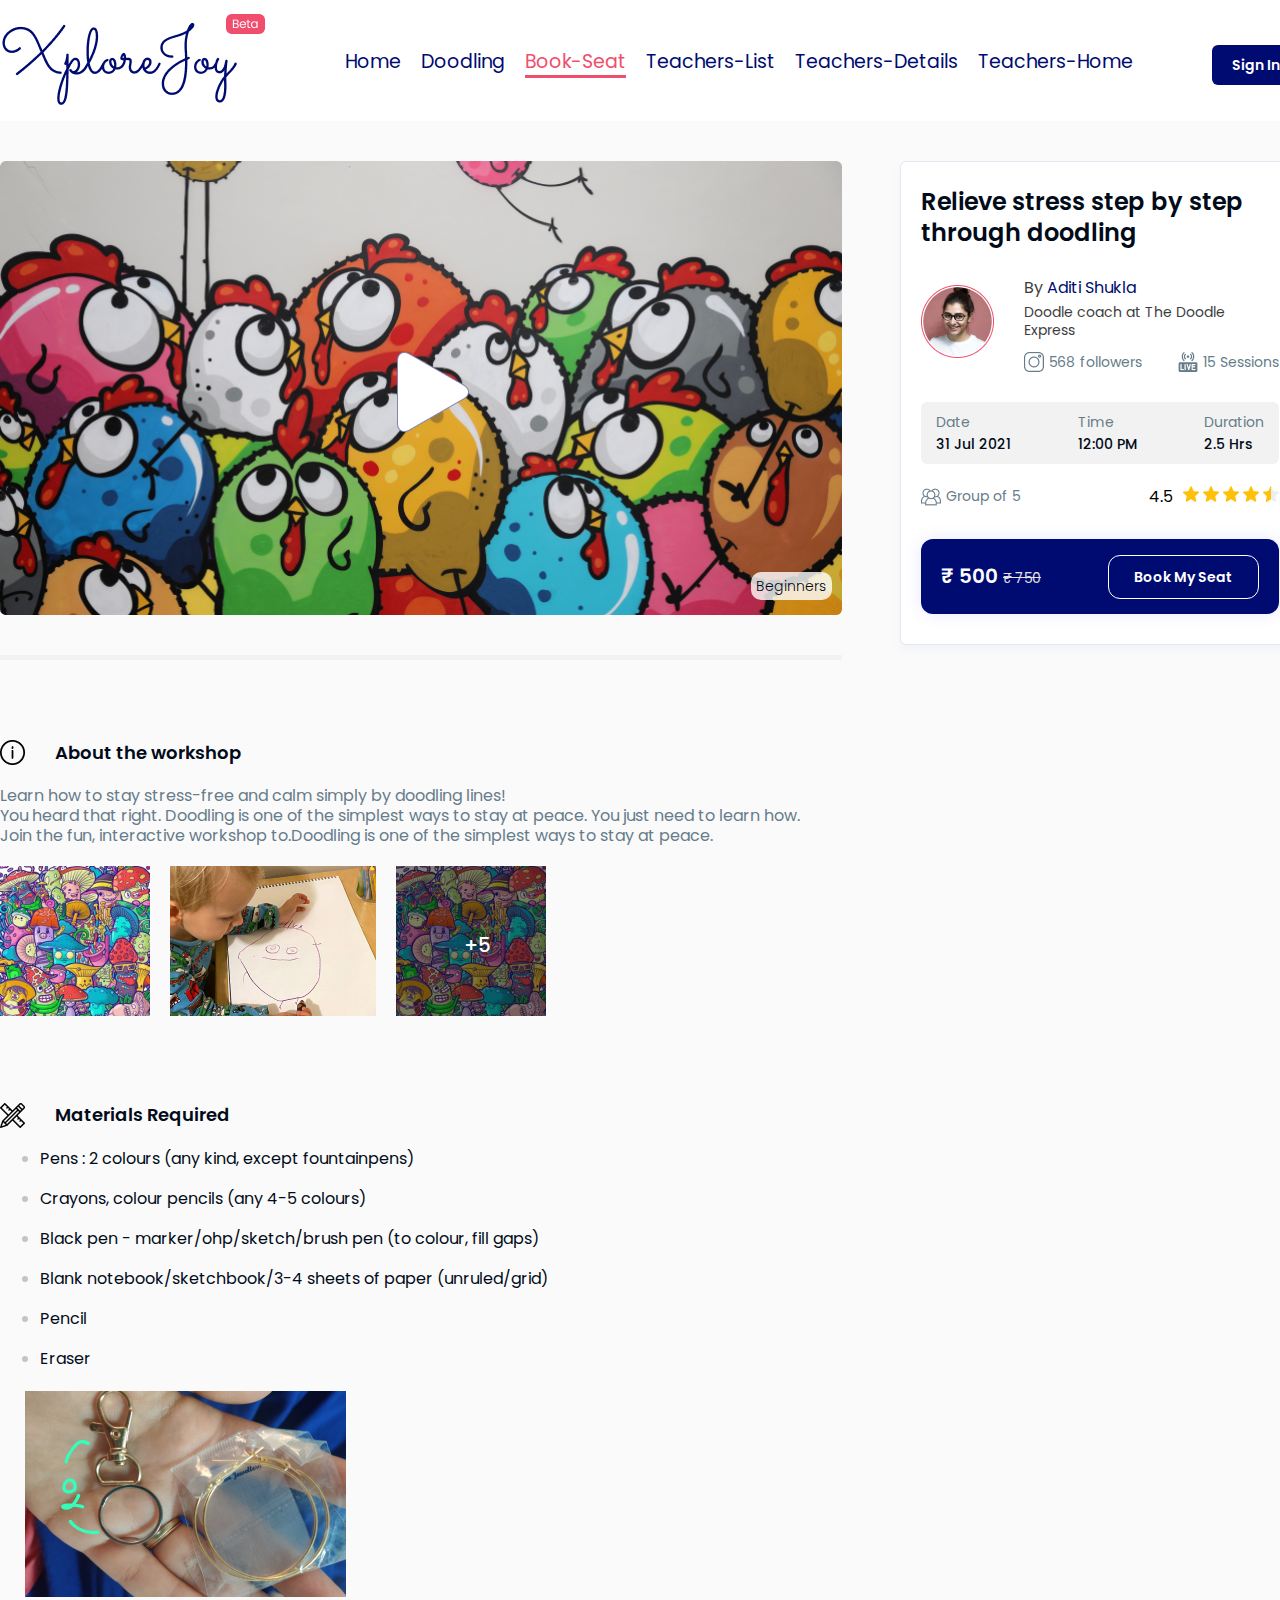
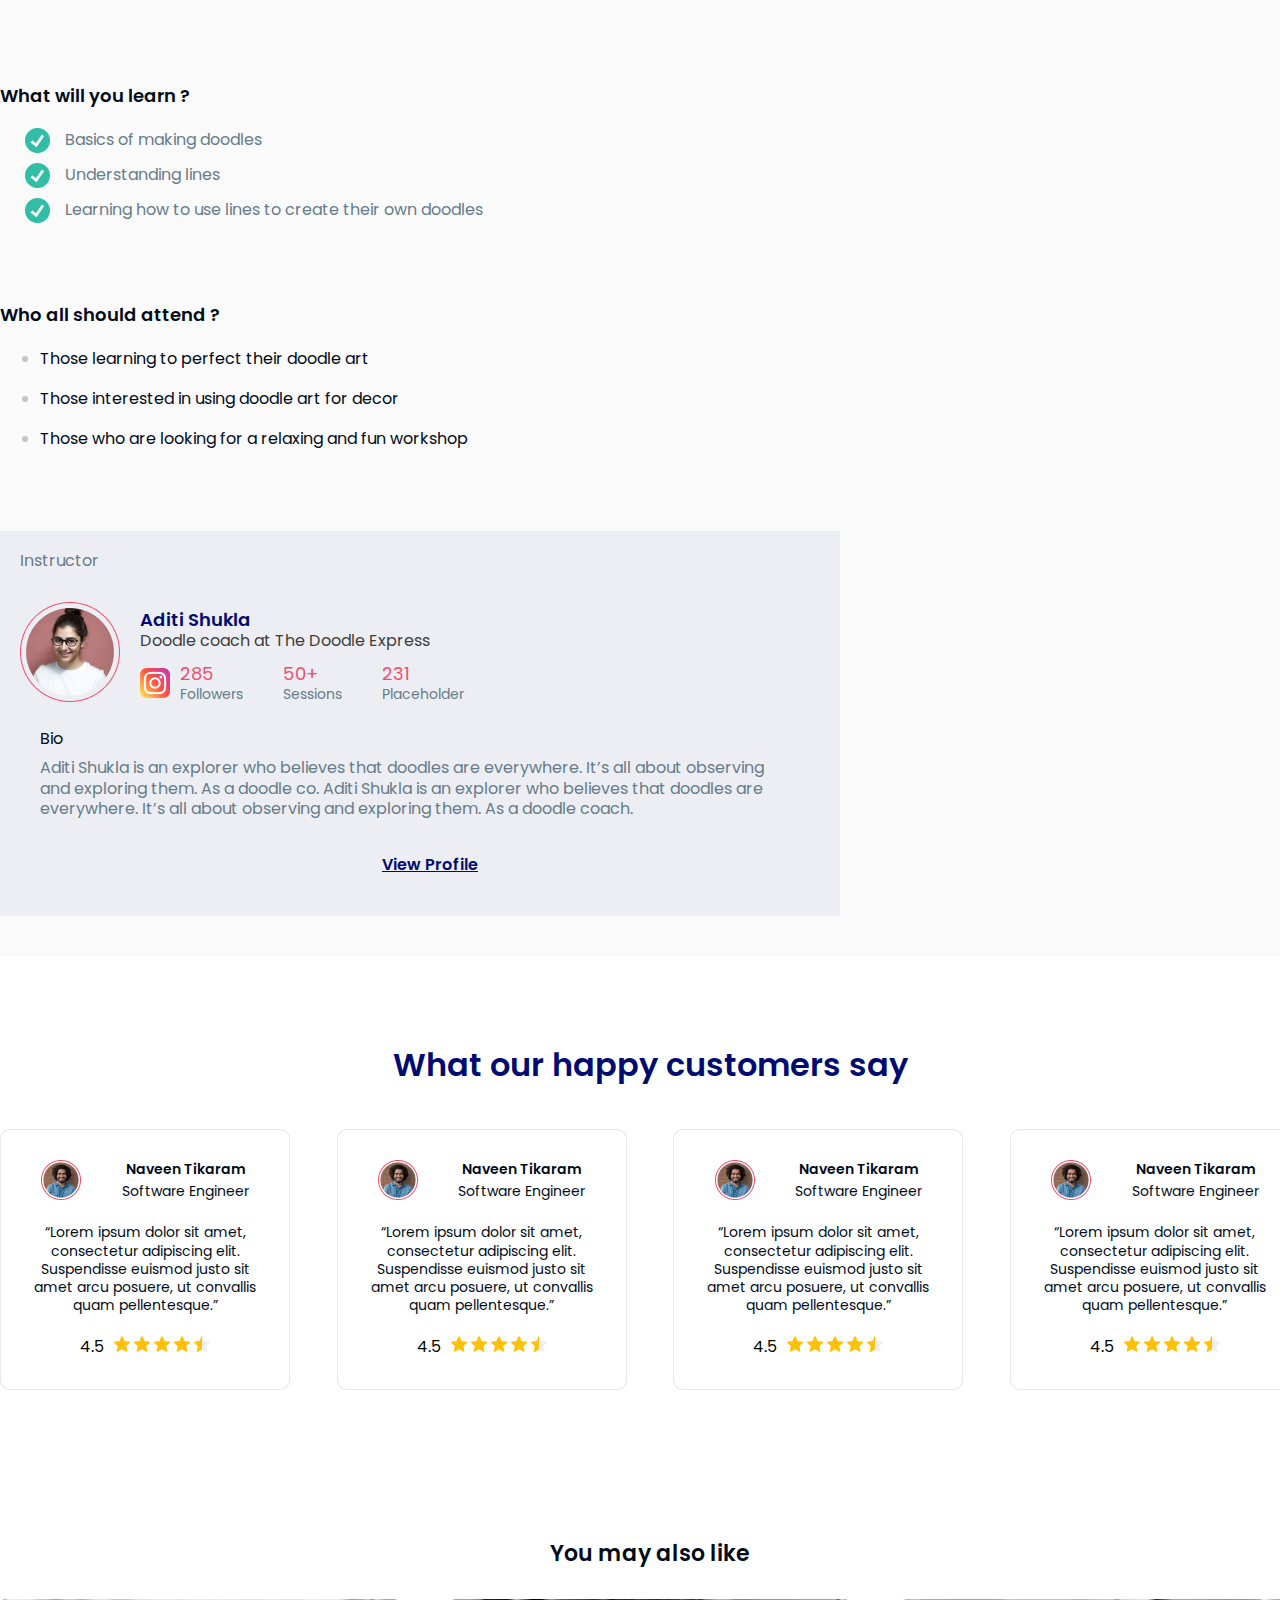
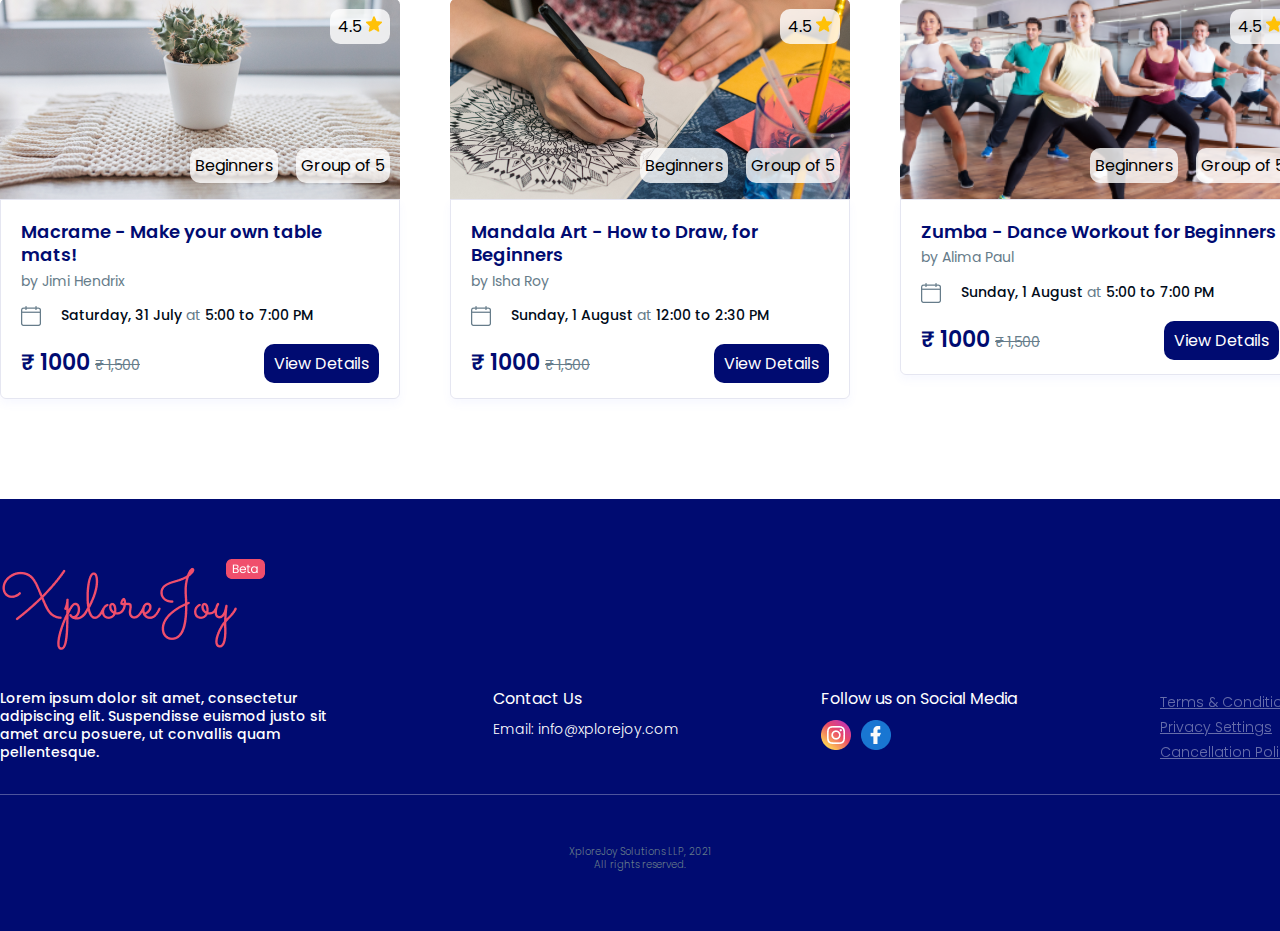
<file: event-details.html>
<!DOCTYPE html>
<html lang="en">
<head>
    <meta charset="UTF-8">
    <meta http-equiv="X-UA-Compatible" content="IE=edge">
    <meta name="viewport" content="width=device-width, initial-scale=1.0 user-scalable">
    <link rel="stylesheet" href="https://cdnjs.cloudflare.com/ajax/libs/font-awesome/6.2.1/css/all.min.css" integrity="sha512-MV7K8+y+gLIBoVD59lQIYicR65iaqukzvf/nwasF0nqhPay5w/9lJmVM2hMDcnK1OnMGCdVK+iQrJ7lzPJQd1w==" crossorigin="anonymous" referrerpolicy="no-referrer"/>
    <link rel="stylesheet" href="assets/mobile-nav.css">
    <title>Event-Details</title>
    <link rel="stylesheet" href="assets/details.css">
</head>
<body>
    <header class="head-navigation-bar">
        <div class="head-navigations">
            <div class="mob-menu">
                <div class="menu-bar">
                    <input type="checkbox" id="check">
                    <label for="check" class="checkbttn">
                        <i class="fa fa-bars fa-2x"></i>
                    </label>
                    <div class="mobile-navigations">
                        <div class="mob-nav"><a href="index.html" class="mob-nav-link">Home</a></div>
                        <div class="mob-nav"><a href="doodling.html" class="mob-nav-link">Doodling</a></div>
                        <div class="mob-nav"><a href="event-details.html" class="mob-nav-link mob-active">Book-Seat</a></div>
                        <div class="mob-nav"><a href="teachers-list.html" class="mob-nav-link">Teachers-List</a></div>
                        <div class="mob-nav"><a href="teacher-details.html" class="mob-nav-link">Teachers-Details</a></div>
                        <div class="mob-nav"><a href="home.html" class="mob-nav-link">Teachers-Home</a></div>
                    </div>
                </div>
                <div class="mob-nav-logo">
                    <a href="index.html" class="mob-logo-link"><img src="assets/mobile/logo.png" alt="" class="mob-nav-img"></a>
                </div>
            </div>
            <div class="nav-logo">
                <a href="index.html" class="logo-link"><img src="assets/desktop/logo.png" alt="" class="nav-img"></a>
            </div>
            <div class="desktop-navigations">
                <div class="desktop-nav"><a href="index.html" class="desktop-nav-link">Home</a></div>
                <div class="desktop-nav"><a href="doodling.html" class="desktop-nav-link">Doodling</a></div>
                <div class="desktop-nav"><a href="event-details.html" class="desktop-nav-link desktop-active">Book-Seat</a></div>
                <div class="desktop-nav"><a href="teachers-list.html" class="desktop-nav-link">Teachers-List</a></div>
                <div class="desktop-nav"><a href="teacher-details.html" class="desktop-nav-link">Teachers-Details</a></div>
                <div class="desktop-nav"><a href="home.html" class="desktop-nav-link">Teachers-Home</a></div>
            </div>
            <div class="nav-sign"><a href="" class="sign-link">Sign In</a></div>
        </div>
    </header>
    <section class="page">
        <main class="hero">
            <div class="video-content">
                <div class="video">
                    <img src="assets/desktop/video.png" alt="" class="video-img">
                    <div class="inside-img">
                        <div class="video-button">
                            <a href="" class="video-button-link"><img src="assets/desktop/icons/Video-button.png" alt="" class="video-button-img"></a>
                        </div>
                        <div class="img-text">Beginners</div>
                    </div>
                </div>
            </div>
            <div class="details">
                <div class="detail-content">
                    <div class="detail-title">Relieve stress step by step through doodling</div>
                    <div class="deatil-profile">
                        <div class="detail-img"><img src="assets/desktop/teacher.png" alt="" class="teacher-img"></div>
                        <div class="teacher-detail">
                            <div class="teacher-name">By <span>Aditi Shukla</span></div>
                            <div class="teacher-position">Doodle coach at The Doodle Express</div>
                            <div class="teacher-social">
                                <div class="teacher-insta">
                                    <img src="assets/desktop/icons/instagram-dark.png" alt="" class="insta-dark">
                                    <div class="insta-followers">568</div>
                                    <div class="insta-followers">followers</div>
                                </div>
                                <div class="teacher-live">
                                    <img src="assets/desktop/icons/live-streaming.png" alt="" class="live-img">
                                    <div class="live-session">15</div>
                                    <div class="live-session">Sessions</div>
                                </div>
                            </div>
                        </div>
                    </div>
                    <div class="date">
                        <div class="date-title">
                            <div class="date-text">Date</div>
                            <div class="date-text-2">31 Jul 2021</div>
                        </div>
                        <div class="time-title">
                            <div class="time-text">Time</div>
                            <div class="time-text-2">12:00 PM</div>
                        </div>
                        <div class="duration">
                            <div class="duration-text">Duration</div>
                            <div class="duration-text-2">2.5 Hrs</div>
                        </div>
                    </div>
                    <div class="team-rating">
                        <div class="groups">
                            <img src="assets/desktop/icons/team.png" alt="" class="group-img">
                            <div class="group-text">Group of 5</div>
                        </div>
                        <div class="customer-rating">
                            <div class="customer-rating-text">4.5</div>
                            <div class="star-img">
                                <img src="assets/desktop/activity/star.png" alt="" class="star">
                                <img src="assets/desktop/activity/star.png" alt="" class="star">
                                <img src="assets/desktop/activity/star.png" alt="" class="star">
                                <img src="assets/desktop/activity/star.png" alt="" class="star">
                                <img src="assets/desktop/activity/star-2.png" alt="" class="star">
                            </div>
                        </div>
                    </div>
                    <div class="bookings">
                        <div class="price">₹ 500 <del>₹ 750</del></div>
                        <div class="book-seat"><a href="booking.html" class="booking-link">Book My Seat</a></div>
                    </div>
                </div>
            </div>
        </main>
        <main class="workshops">
            <div class="about-workshops">
                <div class="about-icon">
                    <img src="assets/desktop/icons/info.png" alt="" class="info-img">
                    <div class="about-text">About the workshop</div>
                </div>
                <div class="para">Learn how to stay stress-free and calm simply by doodling lines! <br>
                    You heard that right. Doodling is one of the simplest ways to stay at peace. You just need to learn how. <br class="br-mob"> Join the fun, interactive workshop to.Doodling is one of the simplest ways to stay at peace.
                </div>
                <div class="workshops-images">
                    <div class="workshop-img-1"><img src="assets/desktop/workshop/workshop-1.png" alt="" class="workshop-img"></div>
                    <div class="workshop-img-2"><img src="assets/desktop/workshop/workshop-2.png" alt="" class="workshop-img"></div>
                    <div class="workshop-img-3">
                        <img src="assets/desktop/workshop/workshop-1.png" alt="" class="workshop-img">
                        <div class="workshop-number"><a href="">+5</a></div>
                    </div>
                </div>
            </div>
        </main>
        <main class="required-materials">
            <div class="materials">
                <div class="materials-logo">
                    <img src="assets/desktop/icons/pencil.png" alt="" class="pencil-img">
                    <div class="material-text">Materials Required</div>
                </div>
                <ul class="material-list">
                    <li><span>Pens : 2 colours (any kind, except fountainpens)</span></li>
                    <li><span>Crayons, colour pencils (any 4-5 colours)</span></li>
                    <li><span>Black pen - marker/ohp/sketch/brush pen (to colour, fill gaps)</span></li>
                    <li><span>Blank notebook/sketchbook/3-4 sheets of paper (unruled/grid)</span></li>
                    <li><span>Pencil</span></li>
                    <li><span>Eraser</span></li>
                </ul>
            </div>
            <div class="material-img"><img src="assets/desktop/material.png" alt="" class="material-2-img"></div>
        </main>
        <main class="learning">
            <div class="learn-title">What will you learn ?</div>
            <div class="learning-flex">
                <div class="learn-flex">
                    <div class="learn-check"><img src="assets/desktop/icons/check.png" alt="" class="learn-check-img"></div>
                    <div class="learn-text">Basics of making doodles</div>
                </div>
                <div class="learn-flex">
                    <div class="learn-check"><img src="assets/desktop/icons/check.png" alt="" class="learn-check-img"></div>
                    <div class="learn-text">Understanding lines</div>
                </div>
                <div class="learn-flex">
                    <div class="learn-check"><img src="assets/desktop/icons/check.png" alt="" class="learn-check-img"></div>
                    <div class="learn-text">Learning how to use lines to create their own doodles</div>
                </div>
            </div>
        </main>
        <main class="attends">
                <div class="attend-text">Who all should attend ?</div>
                <ul class="attend-list">
                    <li><span>Those learning to perfect their doodle art</span></li>
                    <li><span>Those interested in using doodle art for decor</span></li>
                    <li><span>Those who are looking for a relaxing and fun workshop</span></li>
                </ul>
            </div>
        </main>
        <main class="best-teacher">
            <div class="teachers">
                <div class="instruct">Instructor</div>
                <div class="teacher-profile">
                    <div class="teacher-profile-pic"><img src="assets/desktop/teachers/teacher-1.png" alt="" class="teacher-pic"></div>
                    <div class="teacher-profile-content">
                        <div class="teacher-username">Aditi Shukla</div>
                        <div class="teacher-post">Doodle coach at The Doodle Express</div>
                        <div class="teachers-followers">
                            <img src="assets/desktop/icons/instagram-logo.png" alt="" class="insta-logo">
                            <div class="teacher-follow-flex">
                                <div class="follow-title">
                                    <div class="follow-numbers">285</div>
                                    <div class="follow-text">Followers</div>
                                </div>
                                <div class="follow-title">
                                    <div class="follow-numbers">50+</div>
                                    <div class="follow-text">Sessions</div>
                                </div>
                                <div class="follow-title">
                                    <div class="follow-numbers">231</div>
                                    <div class="follow-text">Placeholder</div>
                                </div>
                            </div>
                        </div>
                    </div>
                </div>
                <div class="bio">
                    <div class="bio-text">Bio</div>
                    <div class="bio-para">Aditi Shukla is an explorer who believes that doodles are everywhere. It’s all about observing <br class="br-mob">and exploring them. As a doodle co. Aditi Shukla is an explorer who believes that doodles are everywhere. It’s all about observing and exploring them. As a doodle coach.</div>
                    <div class="link"><a href="" class="bio-link">View Profile</a></div>
                </div>
            </div>
        </main>
    </section>
    <main class="our-customers">
        <div class="cutomer-text">What our happy customers say</div>
        <div class="customers-flexbox">
            <div class="customer-flex">
                <div class="customer-profile">
                    <img src="assets/desktop/customer.png" alt="" class="customer-img">
                    <div class="customer-profile-text">
                        <div class="customer-name">Naveen Tikaram</div>
                        <div class="customer-position">Software Engineer</div>
                    </div>
                </div>
                <div class="customer-review">“Lorem ipsum dolor sit amet, consectetur adipiscing elit. Suspendisse euismod justo sit amet arcu posuere, ut convallis quam pellentesque.”</div>
                <div class="customer-rating">
                    <div class="customer-rating-text">4.5</div>
                    <div class="star-img">
                        <img src="assets/desktop/activity/star.png" alt="" class="star">
                        <img src="assets/desktop/activity/star.png" alt="" class="star">
                        <img src="assets/desktop/activity/star.png" alt="" class="star">
                        <img src="assets/desktop/activity/star.png" alt="" class="star">
                        <img src="assets/desktop/activity/star-2.png" alt="" class="star">
                    </div>
                </div>
            </div>
            <div class="customer-flex customer-flex-2">
                <div class="customer-profile">
                    <img src="assets/desktop/customer.png" alt="" class="customer-img">
                    <div class="customer-profile-text">
                        <div class="customer-name">Naveen Tikaram</div>
                        <div class="customer-position">Software Engineer</div>
                    </div>
                </div>
                <div class="customer-review">“Lorem ipsum dolor sit amet, consectetur adipiscing elit. Suspendisse euismod justo sit amet arcu posuere, ut convallis quam pellentesque.”</div>
                <div class="customer-rating">
                    <div class="customer-rating-text">4.5</div>
                    <div class="star-img">
                        <img src="assets/desktop/activity/star.png" alt="" class="star">
                        <img src="assets/desktop/activity/star.png" alt="" class="star">
                        <img src="assets/desktop/activity/star.png" alt="" class="star">
                        <img src="assets/desktop/activity/star.png" alt="" class="star">
                        <img src="assets/desktop/activity/star-2.png" alt="" class="star">
                    </div>
                </div>
            </div>
            <div class="customer-flex customer-flex-2">
                <div class="customer-profile">
                    <img src="assets/desktop/customer.png" alt="" class="customer-img">
                    <div class="customer-profile-text">
                        <div class="customer-name">Naveen Tikaram</div>
                        <div class="customer-position">Software Engineer</div>
                    </div>
                </div>
                <div class="customer-review">“Lorem ipsum dolor sit amet, consectetur adipiscing elit. Suspendisse euismod justo sit amet arcu posuere, ut convallis quam pellentesque.”</div>
                <div class="customer-rating">
                    <div class="customer-rating-text">4.5</div>
                    <div class="star-img">
                        <img src="assets/desktop/activity/star.png" alt="" class="star">
                        <img src="assets/desktop/activity/star.png" alt="" class="star">
                        <img src="assets/desktop/activity/star.png" alt="" class="star">
                        <img src="assets/desktop/activity/star.png" alt="" class="star">
                        <img src="assets/desktop/activity/star-2.png" alt="" class="star">
                    </div>
                </div>
            </div>
            <div class="customer-flex customer-flex-2">
                <div class="customer-profile">
                    <img src="assets/desktop/customer.png" alt="" class="customer-img">
                    <div class="customer-profile-text">
                        <div class="customer-name">Naveen Tikaram</div>
                        <div class="customer-position">Software Engineer</div>
                    </div>
                </div>
                <div class="customer-review">“Lorem ipsum dolor sit amet, consectetur adipiscing elit. Suspendisse euismod justo sit amet arcu posuere, ut convallis quam pellentesque.”</div>
                <div class="customer-rating">
                    <div class="customer-rating-text">4.5</div>
                    <div class="star-img">
                        <img src="assets/desktop/activity/star.png" alt="" class="star">
                        <img src="assets/desktop/activity/star.png" alt="" class="star">
                        <img src="assets/desktop/activity/star.png" alt="" class="star">
                        <img src="assets/desktop/activity/star.png" alt="" class="star">
                        <img src="assets/desktop/activity/star-2.png" alt="" class="star">
                    </div>
                </div>
            </div>
        </div>
        <div class="circle-images">
            <img src="assets/desktop/activity/circle.png" alt="" class="circle-img circle-img-1">
            <img src="assets/desktop/activity/circle.png" alt="" class="circle-img">
            <img src="assets/desktop/activity/circle.png" alt="" class="circle-img">
        </div>
    </main>
    <main class="customers-booking">
        <div class="customer-bookings">
            <div class="price">₹ 500 <del>₹ 750</del></div>
            <div class="book-seat"><a href="booking.html" class="booking-link">Book My Seat</a></div>
        </div>
    </main>
    <main class="activities-flexbox">
        <div class="activity-flexbox">
            <div class="activity-flex-title">You may also like</div>
            <div class="activity-flex">
                <div class="act-flex">
                    <div class="act-flex-img-1">
                        <img src="assets/desktop/activity/activity-2.png" alt="" class="act-flex-img">
                        <div class="act-flex-inside-1">
                            <div class="rating">4.5 <img src="assets/desktop/activity/star.png" alt="" class="rating-img"></div>
                            <div class="act-flex-img-text">
                                <div class="flex-img-text">Beginners</div>
                                <div class="flex-img-text">Group of 5</div>
                            </div>
                        </div>
                    </div>
                    <div class="act-flex-content">
                        <div class="act-flex-title">Macrame - Make your own table <br>  mats!</div>
                        <div class="act-flex-name">by Jimi Hendrix</div>
                        <div class="act-flex-calendar">
                            <div class="calendar"><img src="assets/desktop/activity/calendar.png" alt="" class="calendar-img"></div>
                            <div class="calendar-text">Saturday, 31 July <span>at</span> 5:00 to 7:00 PM</div>
                        </div>
                        <div class="activity-prices">
                            <div class="act-price">₹ 1000 <del>₹ 1,500</del></div>
                            <div class="act-detail"><a href="" class="act-detail-link">View Details</a></div>
                        </div>
                    </div>
                </div>
                <div class="act-flex">
                    <div class="act-flex-img-1">
                        <img src="assets/desktop/activity/activity-3.png" alt="" class="act-flex-img">
                        <div class="act-flex-inside-2">
                            <div class="rating">4.5 <img src="assets/desktop/activity/star.png" alt="" class="rating-img"></div>
                            <div class="act-flex-img-text">
                                <div class="flex-img-text">Beginners</div>
                                <div class="flex-img-text">Group of 5</div>
                            </div>
                        </div>
                    </div>
                    <div class="act-flex-content">
                        <div class="act-flex-title">Mandala Art - How to Draw, for Beginners</div>
                        <div class="act-flex-name">by Isha Roy</div>
                        <div class="act-flex-calendar">
                            <div class="calendar"><img src="assets/desktop/activity/calendar.png" alt="" class="calendar-img"></div>
                            <div class="calendar-text">Sunday, 1 August <span>at</span> 12:00 to 2:30 PM</div>
                        </div>
                        <div class="activity-prices">
                            <div class="act-price">₹ 1000 <del>₹ 1,500</del></div>
                            <div class="act-detail"><a href="" class="act-detail-link">View Details</a></div>
                        </div>
                    </div>
                </div>
                <div class="act-flex-3">
                    <div class="act-flex-img-3">
                        <img src="assets/mobile/activity-4.png" alt="" class="act-flex-img">
                        <div class="act-flex-inside-3">
                            <div class="rating">4.5 <img src="assets/desktop/activity/star.png" alt="" class="rating-img"></div>
                            <div class="act-flex-img-text">
                                <div class="flex-img-text">Beginners</div>
                                <div class="flex-img-text">Group of 5</div>
                            </div>
                        </div>
                    </div>
                    <div class="act-flex-content">
                        <div class="act-flex-title">Zumba - Dance Workout for Beginners  </div>
                        <div class="act-flex-name">by Alima Paul</div>
                        <div class="act-flex-calendar">
                            <div class="calendar"><img src="assets/desktop/activity/calendar.png" alt="" class="calendar-img"></div>
                            <div class="calendar-text">Sunday, 1 August <span>at</span> 5:00 to 7:00 PM</div>
                        </div>
                        <div class="activity-prices">
                            <div class="act-price">₹ 1000 <del>₹ 1,500</del></div>
                            <div class="act-detail"><a href="" class="act-detail-link">View Details</a></div>
                        </div>
                    </div>
                </div>
            </div>
        </div>
    </main>
    <footer class="last-section">
        <div class="footer-content">
            <div class="footer-logo">
                <a href="index.html" class="logo-link"><img src="assets/desktop/footer-logo.png" alt="" class="footer-img"></a>
            </div>
            <div class="footer-logo-mob">
                <a href="index.html" class="logo-link"><img src="assets/mobile/ft-mob-logo.png" alt="" class="footer-img"></a>
            </div>
            <div class="footer-flex">
                <div class="footer-text">Lorem ipsum dolor sit amet, consectetur adipiscing elit. Suspendisse euismod justo sit amet arcu posuere, ut convallis quam pellentesque.</div>
                <div class="footer-contact">
                    <div class="contact-text">Contact Us</div>
                    <div class="contact-mail">Email: <a href="mailto:info@xplorejoy.com" class="contact-link">info@xplorejoy.com</a></div>
                </div>
                <div class="social-media">
                    <div class="social-text">Follow us on Social Media</div>
                    <div class="social-logos">
                        <div class="social-logo">
                            <a href="https://www.instagram.com/" class="social-link">
                                <img src="assets/desktop/icons/ft-insta.png" alt="" class="social-img">
                            </a>
                        </div>
                        <div class="social-logo">
                            <a href="" class="social-link"><img src="assets/desktop/icons/ft-fb.png" alt="" class="social-img"></a>
                        </div>
                    </div>
                </div>
                <div class="footer-terms">
                    <div class="terms"><a href="" class="terms-link">Terms & Conditions</a></div>
                    <div class="terms-2"><a href="" class="terms-link">Privacy Settings</a></div>
                    <div class="terms-2"><a href="" class="terms-link">Cancellation Policy</a></div>
                </div>
            </div>
        </div>
        <div class="copyright">XploreJoy Solutions LLP, 2021 <br> All rights reserved.</div>
    </footer>
</body>
</html>
</file>
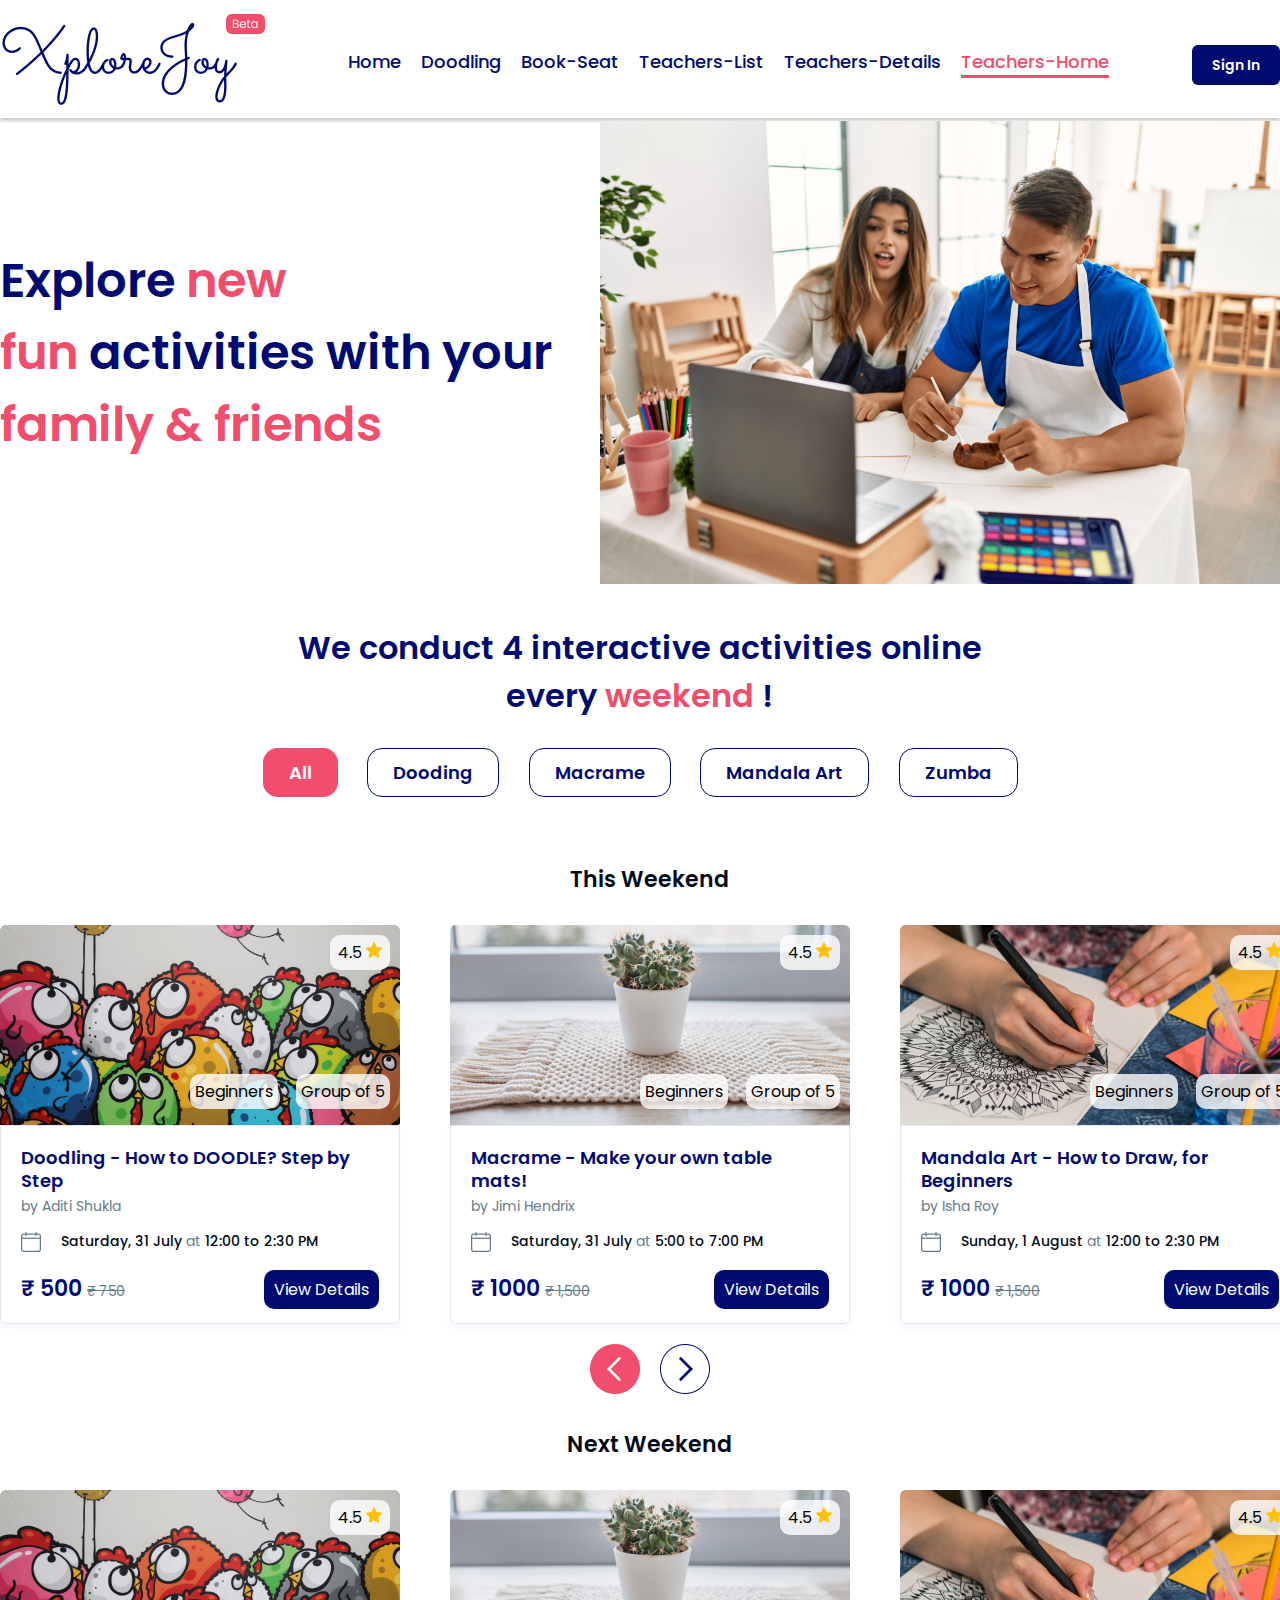
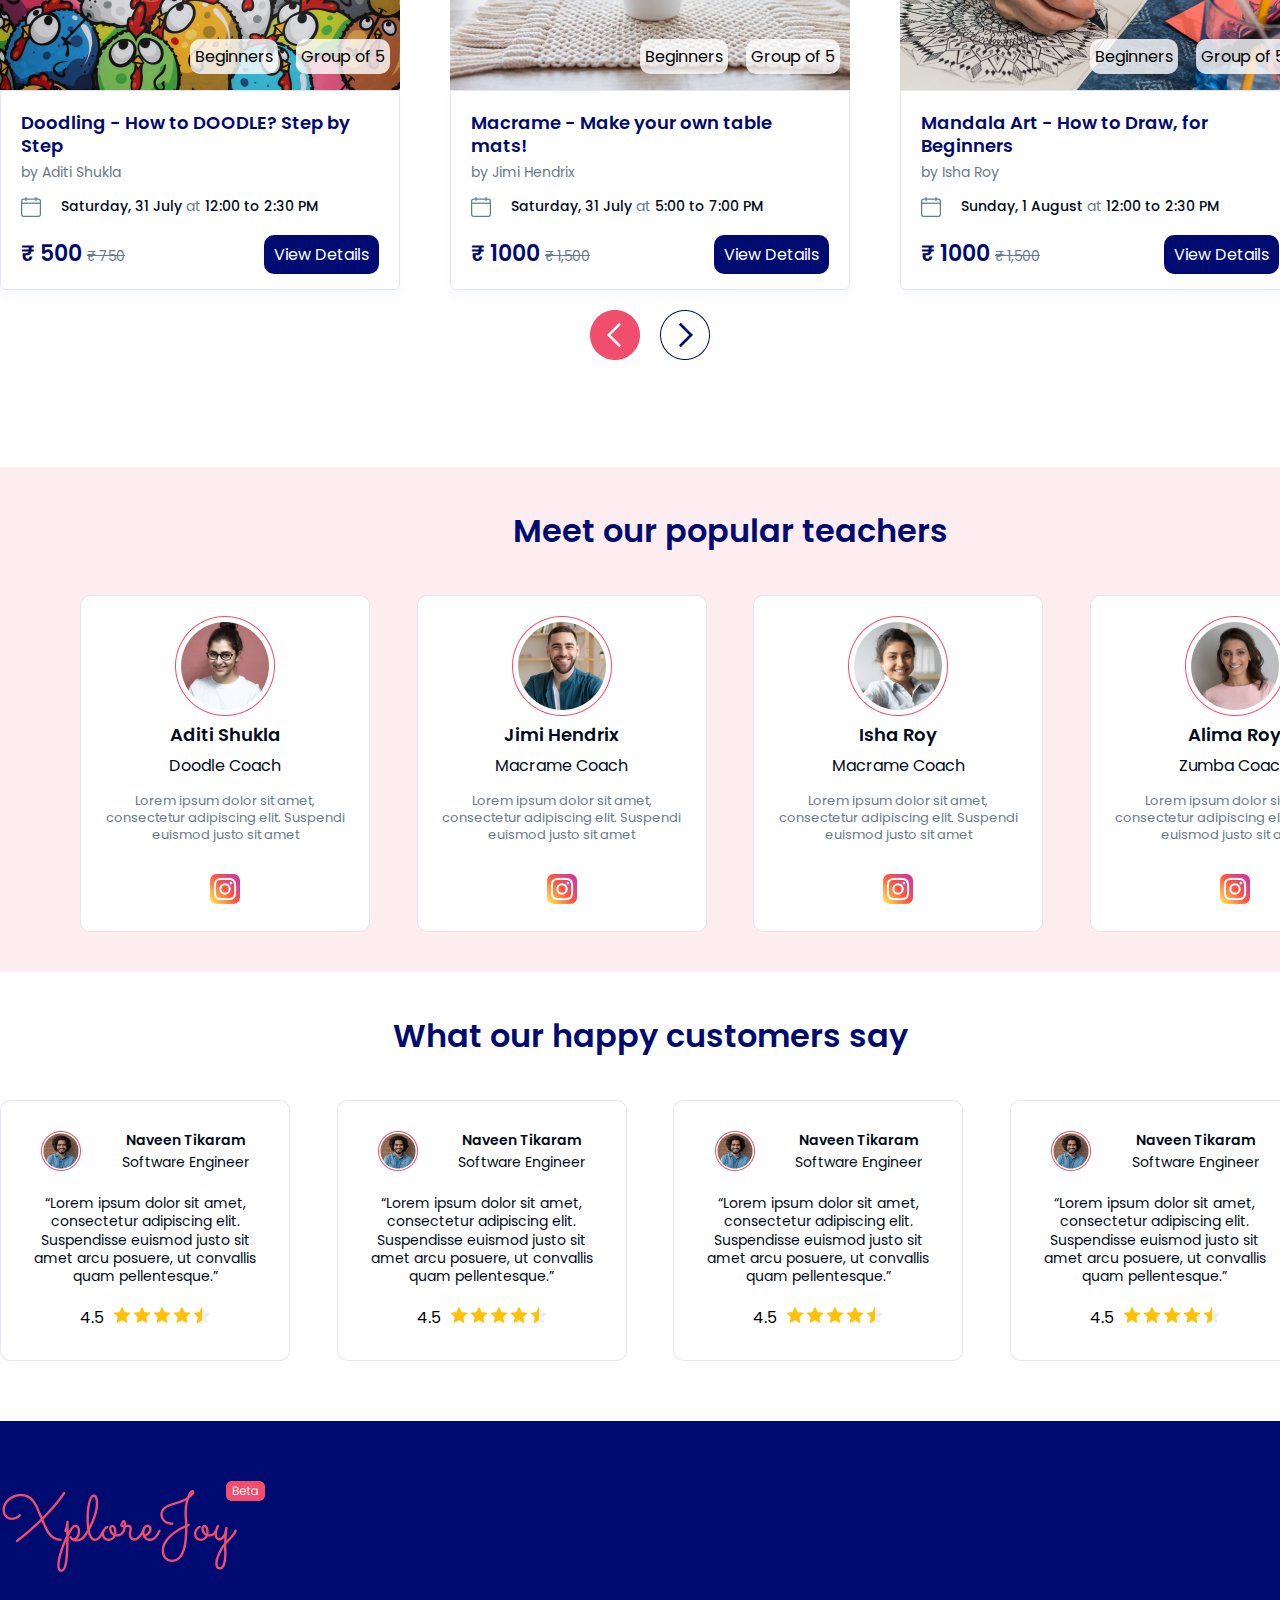
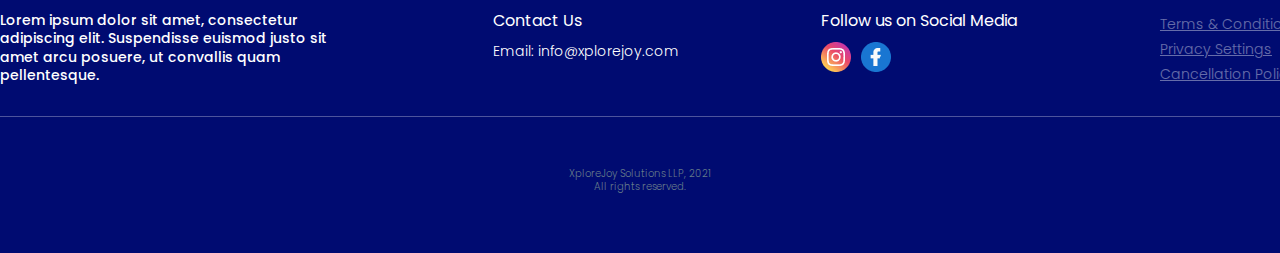
<file: home.html>
<!DOCTYPE html>
<html lang="en">
<head>
    <meta charset="UTF-8">
    <meta http-equiv="X-UA-Compatible" content="IE=edge">
    <meta name="viewport" content="width=device-width, initial-scale=1.0 user-scalable=no">
    <link rel="stylesheet" href="https://cdnjs.cloudflare.com/ajax/libs/font-awesome/6.2.1/css/all.min.css" integrity="sha512-MV7K8+y+gLIBoVD59lQIYicR65iaqukzvf/nwasF0nqhPay5w/9lJmVM2hMDcnK1OnMGCdVK+iQrJ7lzPJQd1w==" crossorigin="anonymous" referrerpolicy="no-referrer"/>
    <link rel="stylesheet" href="assets/mobile-nav.css">
    <title>Teachers-Home</title>
    <link rel="stylesheet" href="assets/home.css">
</head>
<body>
    <header class="head-navigation-bar">
        <div class="head-navigations">
            <div class="nav-logo">
                <a href="index.html" class="logo-link"><img src="assets/desktop/logo.png" alt="" class="nav-img"></a>
            </div>
            <div class="desktop-navigations">
                <div class="desktop-nav"><a href="index.html" class="desktop-nav-link">Home</a></div>
                <div class="desktop-nav"><a href="doodling.html" class="desktop-nav-link">Doodling</a></div>
                <div class="desktop-nav"><a href="event-details.html" class="desktop-nav-link">Book-Seat</a></div>
                <div class="desktop-nav"><a href="teachers-list.html" class="desktop-nav-link">Teachers-List</a></div>
                <div class="desktop-nav"><a href="teacher-details.html" class="desktop-nav-link">Teachers-Details</a></div>
                <div class="desktop-nav"><a href="home.html" class="desktop-nav-link desktop-active">Teachers-Home</a></div>
            </div>
            <div class="sign-nav">
                <div class="nav-sign"><a href="" class="sign-link">Sign In</a></div>
                <div class="desktop-nav-menu">
                    <input type="checkbox" id="desk-check">
                    <label for="desk-check" class="desk-checkbttn">
                        <i class="fa fa-bars fa-2x"></i>
                    </label>
                    <div class="nav-menu">
                        <div class="menu"><a href="" class="menu-link">About Us</a></div>
                        <div class="menu"><a href="" class="menu-link menu-link-2">Teachers</a></div>
                        <div class="menu"><a href="" class="menu-link">Sessions</a></div>
                    </div>
                </div>
            </div>
        </div>
    </header>
    <main class="hero-desktop">
        <div class="hero-content">
            <div class="hero-text">Explore <span>new <br> fun </span>activities with your <br> <span>family & friends</span></div>
        </div>
        <div class="hero-images">
            <div><img src="assets/desktop/home.png" alt="" class="hero-img-1"></div>
        </div>
    </main>
    <main class="hero-mobile">
        <div class="menu-bar">
            <input type="checkbox" id="check">
            <label for="check" class="checkbttn">
                <i class="fa fa-bars fa-2x"></i>
            </label>
            <div class="mobile-navigations">
                <div class="mob-nav"><a href="index.html" class="mob-nav-link">Home</a></div>
                <div class="mob-nav"><a href="doodling.html" class="mob-nav-link">Doodling</a></div>
                <div class="mob-nav"><a href="event-details.html" class="mob-nav-link">Book-Seat</a></div>
                <div class="mob-nav"><a href="teachers-list.html" class="mob-nav-link">Teachers-List</a></div>
                <div class="mob-nav"><a href="teacher-details.html" class="mob-nav-link">Teachers-Details</a></div>
                <div class="mob-nav"><a href="home.html" class="mob-nav-link mob-active">Teachers-Home</a></div>
            </div>
        </div>
        <div class="hero-content-mob">
            <div class="mob-logo"><a href="index.html" class="mob-logo-link"><img src="assets/mobile/logo.png" alt="mobile-logo" class="mobile-logo"></a></div>
            <div class="mob-hero-text">Explore <span>new <br> fun </span>activities with your <span>family & <br> friends</span></div>
        </div>
        <div class="hero-images">
            <div><img src="assets/desktop/home.png" alt="" class="hero-img-1"></div>
            <div class="nav-sign"><a href="" class="sign-link">Sign In</a></div>
        </div>
    </main>
    <main class="activities">
        <div class="activity-text">We conduct 4 interactive activities online every <span>weekend</span> !</div>
        <div class="navigations">
            <div class="nav"><a href="home.html" class="nav-link active">All</a></div>
            <div class="nav"><a href="doodling.html" class="nav-link">Dooding</a></div>
            <div class="nav"><a href="teacher-details.html" class="nav-link">Macrame</a></div>
            <div class="nav"><a href="" class="nav-link">Mandala Art</a></div>
            <div class="nav"><a href="" class="nav-link">Zumba</a></div>
        </div>
    </main>
    <main class="activities-flexbox">
        <div class="activity-flexbox">
            <div class="activity-flex-title">This Weekend</div>
            <div class="activity-flex">
                <div class="act-flex">
                    <div class="act-flex-img-1">
                        <img src="assets/desktop/activity/activity-1.png" alt="" class="act-flex-img">
                        <div class="act-flex-inside-1">
                            <div class="rating">4.5 <img src="assets/desktop/activity/star.png" alt="" class="rating-img"></div>
                            <div class="act-flex-img-text">
                                <div class="flex-img-text">Beginners</div>
                                <div class="flex-img-text">Group of 5</div>
                            </div>
                        </div>
                    </div>
                    <div class="act-flex-content">
                        <div class="act-flex-title">Doodling - How to DOODLE?  Step by Step</div>
                        <div class="act-flex-name">by Aditi Shukla</div>
                        <div class="act-flex-calendar">
                            <div class="calendar"><img src="assets/desktop/activity/calendar.png" alt="" class="calendar-img"></div>
                            <div class="calendar-text">Saturday, 31 July <span>at</span> 12:00 to 2:30 PM</div>
                        </div>
                        <div class="activity-prices">
                            <div class="act-price">₹ 500 <del>₹ 750</del></div>
                            <div class="act-detail"><a href="" class="act-detail-link">View Details</a></div>
                        </div>
                    </div>
                </div>
                <div class="act-flex">
                    <div class="act-flex-img-2">
                        <img src="assets/desktop/activity/activity-2.png" alt="" class="act-flex-img">
                        <div class="act-flex-inside-2">
                            <div class="rating">4.5 <img src="assets/desktop/activity/star.png" alt="" class="rating-img"></div>
                            <div class="act-flex-img-text">
                                <div class="flex-img-text">Beginners</div>
                                <div class="flex-img-text">Group of 5</div>
                            </div>
                        </div>
                    </div>
                    <div class="act-flex-content">
                        <div class="act-flex-title">Macrame - Make your own table <br>  mats!</div>
                        <div class="act-flex-name">by Jimi Hendrix</div>
                        <div class="act-flex-calendar">
                            <div class="calendar"><img src="assets/desktop/activity/calendar.png" alt="" class="calendar-img"></div>
                            <div class="calendar-text">Saturday, 31 July <span>at</span> 5:00 to 7:00 PM</div>
                        </div>
                        <div class="activity-prices">
                            <div class="act-price">₹ 1000 <del>₹ 1,500</del></div>
                            <div class="act-detail"><a href="" class="act-detail-link">View Details</a></div>
                        </div>
                    </div>
                </div>
                <div class="act-flex">
                    <div class="act-flex-img-3">
                        <img src="assets/desktop/activity/activity-3.png" alt="" class="act-flex-img">
                        <div class="act-flex-inside-3">
                            <div class="rating">4.5 <img src="assets/desktop/activity/star.png" alt="" class="rating-img"></div>
                            <div class="act-flex-img-text">
                                <div class="flex-img-text">Beginners</div>
                                <div class="flex-img-text">Group of 5</div>
                            </div>
                        </div>
                    </div>
                    <div class="act-flex-content">
                        <div class="act-flex-title">Mandala Art - How to Draw, for Beginners</div>
                        <div class="act-flex-name">by Isha Roy</div>
                        <div class="act-flex-calendar">
                            <div class="calendar"><img src="assets/desktop/activity/calendar.png" alt="" class="calendar-img"></div>
                            <div class="calendar-text">Sunday, 1 August <span>at</span> 12:00 to 2:30 PM</div>
                        </div>
                        <div class="activity-prices">
                            <div class="act-price">₹ 1000 <del>₹ 1,500</del></div>
                            <div class="act-detail"><a href="" class="act-detail-link">View Details</a></div>
                        </div>
                    </div>
                </div>
                <div class="act-flex-4">
                    <div class="act-flex-img-4">
                        <img src="assets/mobile/activity-4.png" alt="" class="act-flex-img">
                        <div class="act-flex-inside-4">
                            <div class="rating">4.5 <img src="assets/desktop/activity/star.png" alt="" class="rating-img"></div>
                            <div class="act-flex-img-text">
                                <div class="flex-img-text">Beginners</div>
                                <div class="flex-img-text">Group of 5</div>
                            </div>
                        </div>
                    </div>
                    <div class="act-flex-content">
                        <div class="act-flex-title">Zumba - Dance Workout for Beginners  </div>
                        <div class="act-flex-name">by Alima Paul</div>
                        <div class="act-flex-calendar">
                            <div class="calendar"><img src="assets/desktop/activity/calendar.png" alt="" class="calendar-img"></div>
                            <div class="calendar-text">Sunday, 1 August <span>at</span> 5:00 to 7:00 PM</div>
                        </div>
                        <div class="activity-prices">
                            <div class="act-price">₹ 1000 <del>₹ 1,500</del></div>
                            <div class="act-detail"><a href="" class="act-detail-link">View Details</a></div>
                        </div>
                    </div>
                </div>
            </div>
        </div>
        <div class="actvity-arrow-icons">
            <div class="left-arrow">
                <a href="" class="left-arrow-link"><img src="assets/desktop/activity/arrow/left-arrow.png" alt="" class="left-arrow-img"></a>
            </div>
            <div class="right-arrow">
                <a href="" class="right-arrow-link"><img src="assets/desktop/activity/arrow/right-arrow.png" alt="" class="right-arrow-img"></a>
            </div>
        </div>
        <div class="activity-flexbox">
            <div class="activity-flex-title">Next Weekend</div>
            <div class="activity-flex">
                <div class="act-flex">
                    <div class="act-flex-img-5">
                        <img src="assets/desktop/activity/activity-1.png" alt="" class="act-flex-img">
                        <div class="act-flex-inside-5">
                            <div class="rating">4.5 <img src="assets/desktop/activity/star.png" alt="" class="rating-img"></div>
                            <div class="act-flex-img-text">
                                <div class="flex-img-text">Beginners</div>
                                <div class="flex-img-text">Group of 5</div>
                            </div>
                        </div>
                    </div>
                    <div class="act-flex-content">
                        <div class="act-flex-title">Doodling - How to DOODLE?  Step by Step</div>
                        <div class="act-flex-name">by Aditi Shukla</div>
                        <div class="act-flex-calendar">
                            <div class="calendar"><img src="assets/desktop/activity/calendar.png" alt="" class="calendar-img"></div>
                            <div class="calendar-text">Saturday, 31 July <span>at</span> 12:00 to 2:30 PM</div>
                        </div>
                        <div class="activity-prices">
                            <div class="act-price">₹ 500 <del>₹ 750</del></div>
                            <div class="act-detail"><a href="" class="act-detail-link">View Details</a></div>
                        </div>
                    </div>
                </div>
                <div class="act-flex act-flex-mob">
                    <div class="act-flex-img-6">
                        <img src="assets/desktop/activity/activity-2.png" alt="" class="act-flex-img">
                        <div class="act-flex-inside-6">
                            <div class="rating">4.5 <img src="assets/desktop/activity/star.png" alt="" class="rating-img"></div>
                            <div class="act-flex-img-text">
                                <div class="flex-img-text">Beginners</div>
                                <div class="flex-img-text">Group of 5</div>
                            </div>
                        </div>
                    </div>
                    <div class="act-flex-content">
                        <div class="act-flex-title">Macrame - Make your own table <br>  mats!</div>
                        <div class="act-flex-name">by Jimi Hendrix</div>
                        <div class="act-flex-calendar">
                            <div class="calendar"><img src="assets/desktop/activity/calendar.png" alt="" class="calendar-img"></div>
                            <div class="calendar-text">Saturday, 31 July <span>at</span> 5:00 to 7:00 PM</div>
                        </div>
                        <div class="activity-prices">
                            <div class="act-price">₹ 1000 <del>₹ 1,500</del></div>
                            <div class="act-detail"><a href="" class="act-detail-link">View Details</a></div>
                        </div>
                    </div>
                </div>
                <div class="act-flex act-flex-mob">
                    <div class="act-flex-img-7">
                        <img src="assets/desktop/activity/activity-3.png" alt="" class="act-flex-img">
                        <div class="act-flex-inside-7">
                            <div class="rating">4.5 <img src="assets/desktop/activity/star.png" alt="" class="rating-img"></div>
                            <div class="act-flex-img-text">
                                <div class="flex-img-text">Beginners</div>
                                <div class="flex-img-text">Group of 5</div>
                            </div>
                        </div>
                    </div>
                    <div class="act-flex-content">
                        <div class="act-flex-title">Mandala Art - How to Draw, for Beginners</div>
                        <div class="act-flex-name">by Isha Roy</div>
                        <div class="act-flex-calendar">
                            <div class="calendar"><img src="assets/desktop/activity/calendar.png" alt="" class="calendar-img"></div>
                            <div class="calendar-text">Sunday, 1 August <span>at</span> 12:00 to 2:30 PM</div>
                        </div>
                        <div class="activity-prices">
                            <div class="act-price">₹ 1000 <del>₹ 1,500</del></div>
                            <div class="act-detail"><a href="" class="act-detail-link">View Details</a></div>
                        </div>
                    </div>
                </div>
            </div>
            <div class="view"><a href="" class="view-link">View All</a></div>
        </div>
        <div class="actvity-arrow-icons">
            <div class="left-arrow">
                <a href="" class="left-arrow-link"><img src="assets/desktop/activity/arrow/left-arrow.png" alt="" class="left-arrow-img"></a>
            </div>
            <div class="right-arrow">
                <a href="" class="right-arrow-link"><img src="assets/desktop/activity/arrow/right-arrow.png" alt="" class="right-arrow-img"></a>
            </div>
        </div>
    </main>
    <section class="popular-teachers">
        <main class="teachers">
            <div class="teacher-text">Meet our popular teachers</div>
            <div class="teachers-flexbox">
                <div class="teachers-flex">
                    <div class="teacher-profile"><img src="assets/desktop/teachers/teacher-1.png" alt="" class="teacher-img"></div>
                    <div class="teacher-name">Aditi Shukla</div>
                    <div class="teacher-position">Doodle Coach</div>
                    <div class="teacher-descp">Lorem ipsum dolor sit amet, consectetur adipiscing elit. Suspendi euismod justo sit amet</div>
                    <div class="teacher-insta">
                        <a href="https://www.instagram.com/"><img src="assets/desktop/icons/instagram-logo.png" alt="" class="instagram-logo"></a>
                    </div>
                </div>
                <div class="teachers-flex">
                    <div class="teacher-profile"><img src="assets/desktop/teachers/teacher-2.png" alt="" class="teacher-img"></div>
                    <div class="teacher-name">Jimi Hendrix</div>
                    <div class="teacher-position">Macrame Coach</div>
                    <div class="teacher-descp">Lorem ipsum dolor sit amet, consectetur adipiscing elit. Suspendi euismod justo sit amet</div>
                    <div class="teacher-insta">
                        <a href="https://www.instagram.com/"><img src="assets/desktop/icons/instagram-logo.png" alt="" class="instagram-logo"></a>
                    </div>
                </div>
                <div class="teachers-flex">
                    <div class="teacher-profile"><img src="assets/desktop/teachers/teacher-3.png" alt="" class="teacher-img"></div>
                    <div class="teacher-name">Isha Roy</div>
                    <div class="teacher-position">Macrame Coach</div>
                    <div class="teacher-descp">Lorem ipsum dolor sit amet, consectetur adipiscing elit. Suspendi euismod justo sit amet</div>
                    <div class="teacher-insta">
                        <a href="https://www.instagram.com/"><img src="assets/desktop/icons/instagram-logo.png" alt="" class="instagram-logo"></a>
                    </div>
                </div>
                <div class="teachers-flex">
                    <div class="teacher-profile"><img src="assets/desktop/teachers/teacher-4.png" alt="" class="teacher-img"></div>
                    <div class="teacher-name">Alima Roy</div>
                    <div class="teacher-position">Zumba Coach</div>
                    <div class="teacher-descp">Lorem ipsum dolor sit amet, consectetur adipiscing elit. Suspendi euismod justo sit amet</div>
                    <div class="teacher-insta">
                        <a href="https://www.instagram.com/"><img src="assets/desktop/icons/instagram-logo.png" alt="" class="instagram-logo"></a>
                    </div>
                </div>
            </div>
        </main>
    </section>
    <main class="our-customers">
        <div class="cutomer-text">What our happy customers say</div>
        <div class="customers-flexbox">
            <div class="customer-flex">
                <div class="customer-profile">
                    <img src="assets/desktop/customer.png" alt="" class="customer-img">
                    <div class="customer-profile-text">
                        <div class="customer-name">Naveen Tikaram</div>
                        <div class="customer-position">Software Engineer</div>
                    </div>
                </div>
                <div class="customer-review">“Lorem ipsum dolor sit amet, consectetur adipiscing elit. Suspendisse euismod justo sit amet arcu posuere, ut convallis quam pellentesque.”</div>
                <div class="customer-rating">
                    <div class="customer-rating-text">4.5</div>
                    <div class="star-img">
                        <img src="assets/desktop/activity/star.png" alt="" class="star">
                        <img src="assets/desktop/activity/star.png" alt="" class="star">
                        <img src="assets/desktop/activity/star.png" alt="" class="star">
                        <img src="assets/desktop/activity/star.png" alt="" class="star">
                        <img src="assets/desktop/activity/star-2.png" alt="" class="star">
                    </div>
                </div>
            </div>
            <div class="customer-flex customer-flex-2">
                <div class="customer-profile">
                    <img src="assets/desktop/customer.png" alt="" class="customer-img">
                    <div class="customer-profile-text">
                        <div class="customer-name">Naveen Tikaram</div>
                        <div class="customer-position">Software Engineer</div>
                    </div>
                </div>
                <div class="customer-review">“Lorem ipsum dolor sit amet, consectetur adipiscing elit. Suspendisse euismod justo sit amet arcu posuere, ut convallis quam pellentesque.”</div>
                <div class="customer-rating">
                    <div class="customer-rating-text">4.5</div>
                    <div class="star-img">
                        <img src="assets/desktop/activity/star.png" alt="" class="star">
                        <img src="assets/desktop/activity/star.png" alt="" class="star">
                        <img src="assets/desktop/activity/star.png" alt="" class="star">
                        <img src="assets/desktop/activity/star.png" alt="" class="star">
                        <img src="assets/desktop/activity/star-2.png" alt="" class="star">
                    </div>
                </div>
            </div>
            <div class="customer-flex customer-flex-2">
                <div class="customer-profile">
                    <img src="assets/desktop/customer.png" alt="" class="customer-img">
                    <div class="customer-profile-text">
                        <div class="customer-name">Naveen Tikaram</div>
                        <div class="customer-position">Software Engineer</div>
                    </div>
                </div>
                <div class="customer-review">“Lorem ipsum dolor sit amet, consectetur adipiscing elit. Suspendisse euismod justo sit amet arcu posuere, ut convallis quam pellentesque.”</div>
                <div class="customer-rating">
                    <div class="customer-rating-text">4.5</div>
                    <div class="star-img">
                        <img src="assets/desktop/activity/star.png" alt="" class="star">
                        <img src="assets/desktop/activity/star.png" alt="" class="star">
                        <img src="assets/desktop/activity/star.png" alt="" class="star">
                        <img src="assets/desktop/activity/star.png" alt="" class="star">
                        <img src="assets/desktop/activity/star-2.png" alt="" class="star">
                    </div>
                </div>
            </div>
            <div class="customer-flex customer-flex-2">
                <div class="customer-profile">
                    <img src="assets/desktop/customer.png" alt="" class="customer-img">
                    <div class="customer-profile-text">
                        <div class="customer-name">Naveen Tikaram</div>
                        <div class="customer-position">Software Engineer</div>
                    </div>
                </div>
                <div class="customer-review">“Lorem ipsum dolor sit amet, consectetur adipiscing elit. Suspendisse euismod justo sit amet arcu posuere, ut convallis quam pellentesque.”</div>
                <div class="customer-rating">
                    <div class="customer-rating-text">4.5</div>
                    <div class="star-img">
                        <img src="assets/desktop/activity/star.png" alt="" class="star">
                        <img src="assets/desktop/activity/star.png" alt="" class="star">
                        <img src="assets/desktop/activity/star.png" alt="" class="star">
                        <img src="assets/desktop/activity/star.png" alt="" class="star">
                        <img src="assets/desktop/activity/star-2.png" alt="" class="star">
                    </div>
                </div>
            </div>
        </div>
        <div class="circle-images">
            <img src="assets/desktop/activity/circle.png" alt="" class="circle-img circle-img-1">
            <img src="assets/desktop/activity/circle.png" alt="" class="circle-img">
            <img src="assets/desktop/activity/circle.png" alt="" class="circle-img">
        </div>
    </main>
    <footer class="last-section">
        <div class="footer-content">
            <div class="footer-logo">
                <a href="index.html" class="logo-link"><img src="assets/desktop/footer-logo.png" alt="" class="footer-img"></a>
            </div>
            <div class="footer-logo-mob">
                <a href="index.html" class="logo-link"><img src="assets/mobile/ft-mob-logo.png" alt="" class="footer-img"></a>
            </div>
            <div class="footer-flex">
                <div class="footer-text">Lorem ipsum dolor sit amet, consectetur adipiscing elit. Suspendisse euismod justo sit amet arcu posuere, ut convallis quam pellentesque.</div>
                <div class="footer-contact">
                    <div class="contact-text">Contact Us</div>
                    <div class="contact-mail">Email: <a href="mailto:info@xplorejoy.com" class="contact-link">info@xplorejoy.com</a></div>
                </div>
                <div class="social-media">
                    <div class="social-text">Follow us on Social Media</div>
                    <div class="social-logos">
                        <div class="social-logo">
                            <a href="https://www.instagram.com/" class="social-link">
                                <img src="assets/desktop/icons/ft-insta.png" alt="" class="social-img">
                            </a>
                        </div>
                        <div class="social-logo">
                            <a href="" class="social-link"><img src="assets/desktop/icons/ft-fb.png" alt="" class="social-img"></a>
                        </div>
                    </div>
                </div>
                <div class="footer-terms">
                    <div class="terms"><a href="" class="terms-link">Terms & Conditions</a></div>
                    <div class="terms-2"><a href="" class="terms-link">Privacy Settings</a></div>
                    <div class="terms-2"><a href="" class="terms-link">Cancellation Policy</a></div>
                </div>
            </div>
            <div class="ft-nav-menu-bar">
                <div class="ft-menu"><a href="" class="ft-menu-link">About Us</a></div>
                <div class="ft-menu"><a href="" class="ft-menu-link ft-menu-link-2">Teachers</a></div>
                <div class="ft-menu"><a href="" class="ft-menu-link">Sessions</a></div>
            </div>
        </div>
        <div class="copyright">XploreJoy Solutions LLP, 2021 <br> All rights reserved.</div>
    </footer>
</body>
</html>
</file>
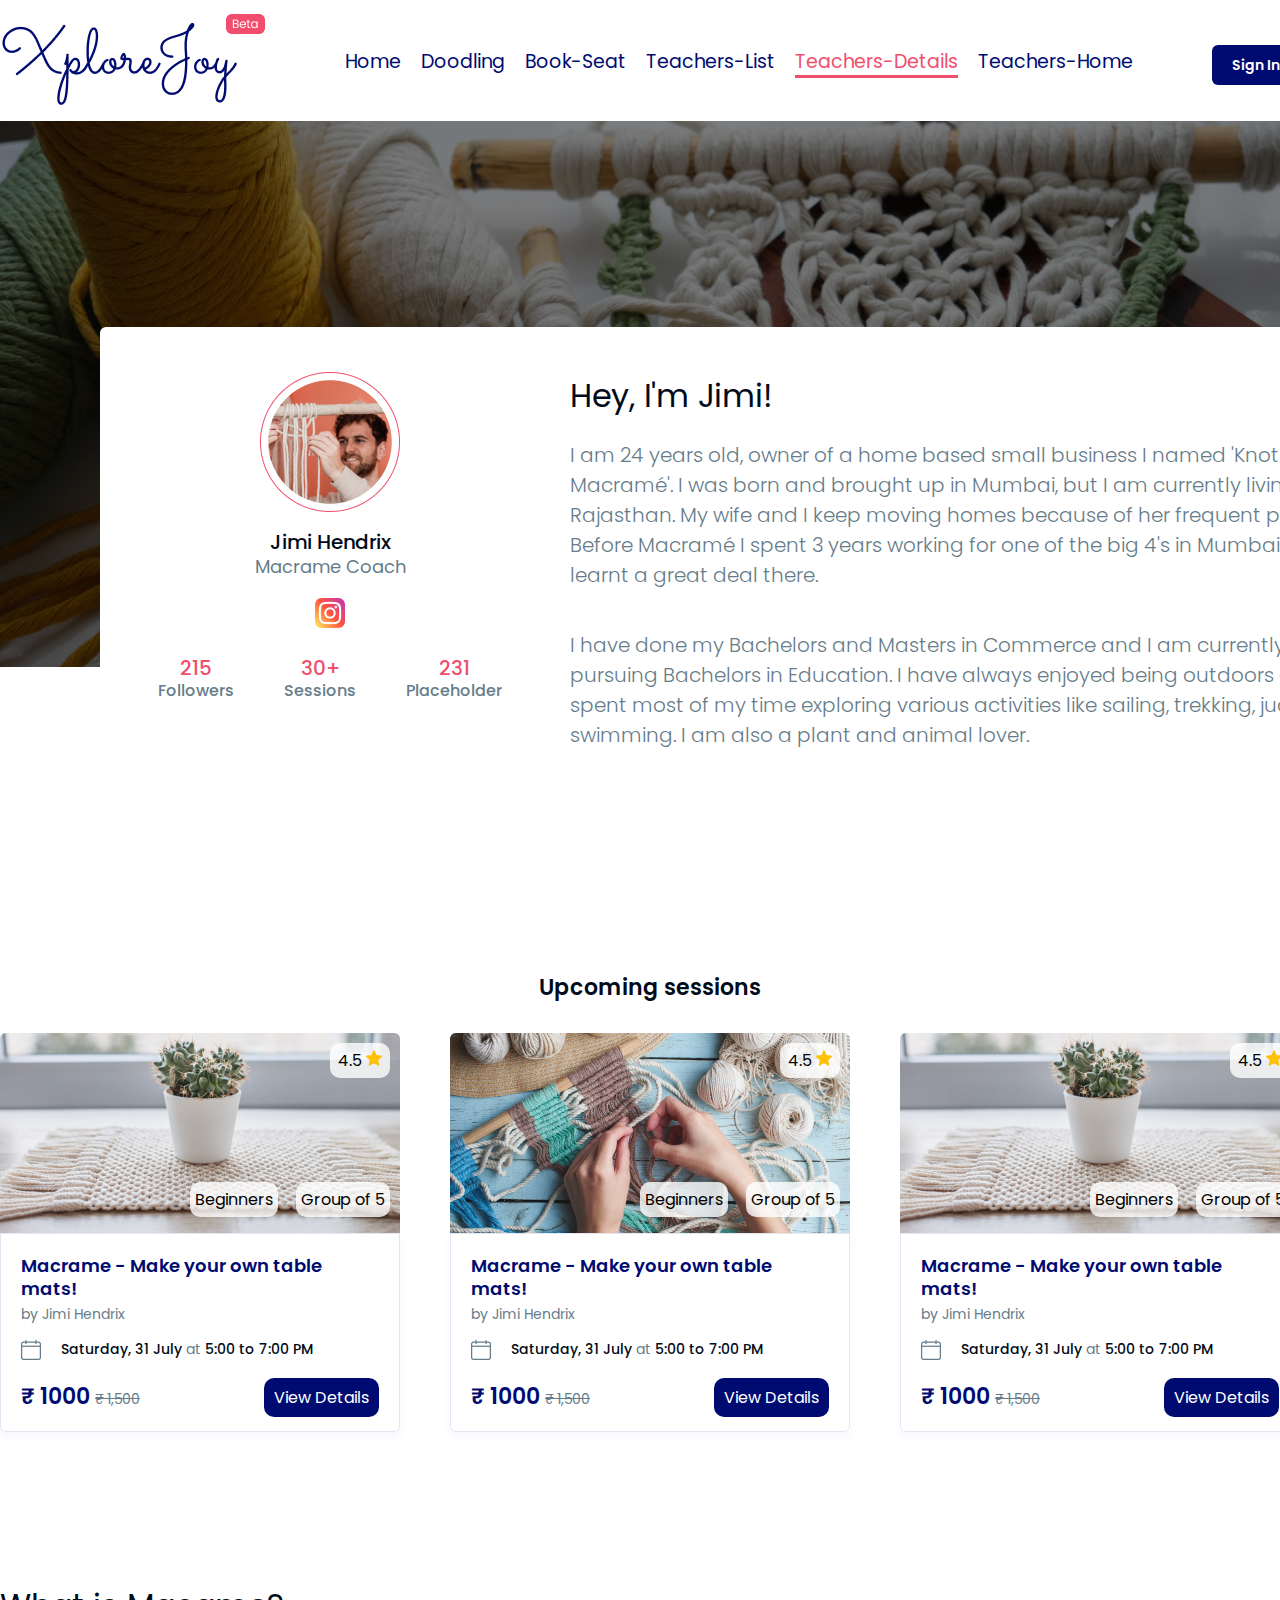
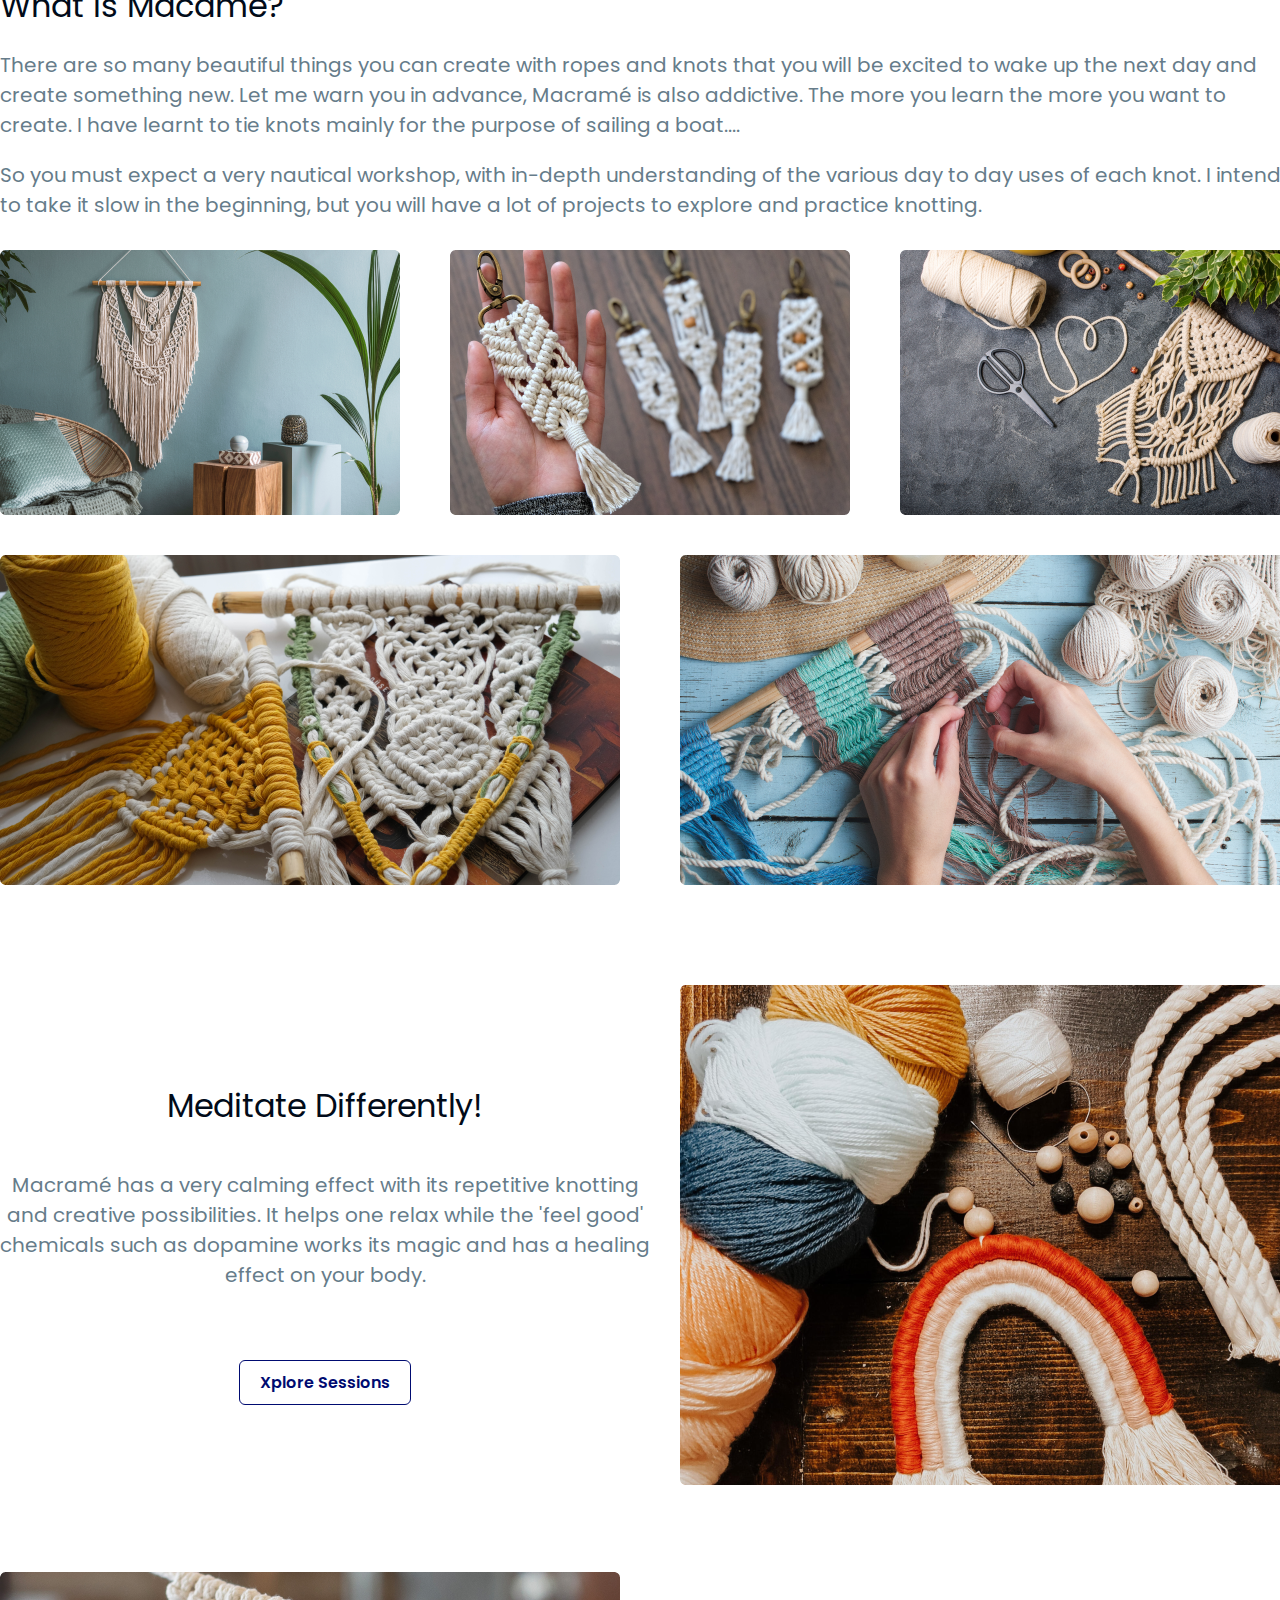
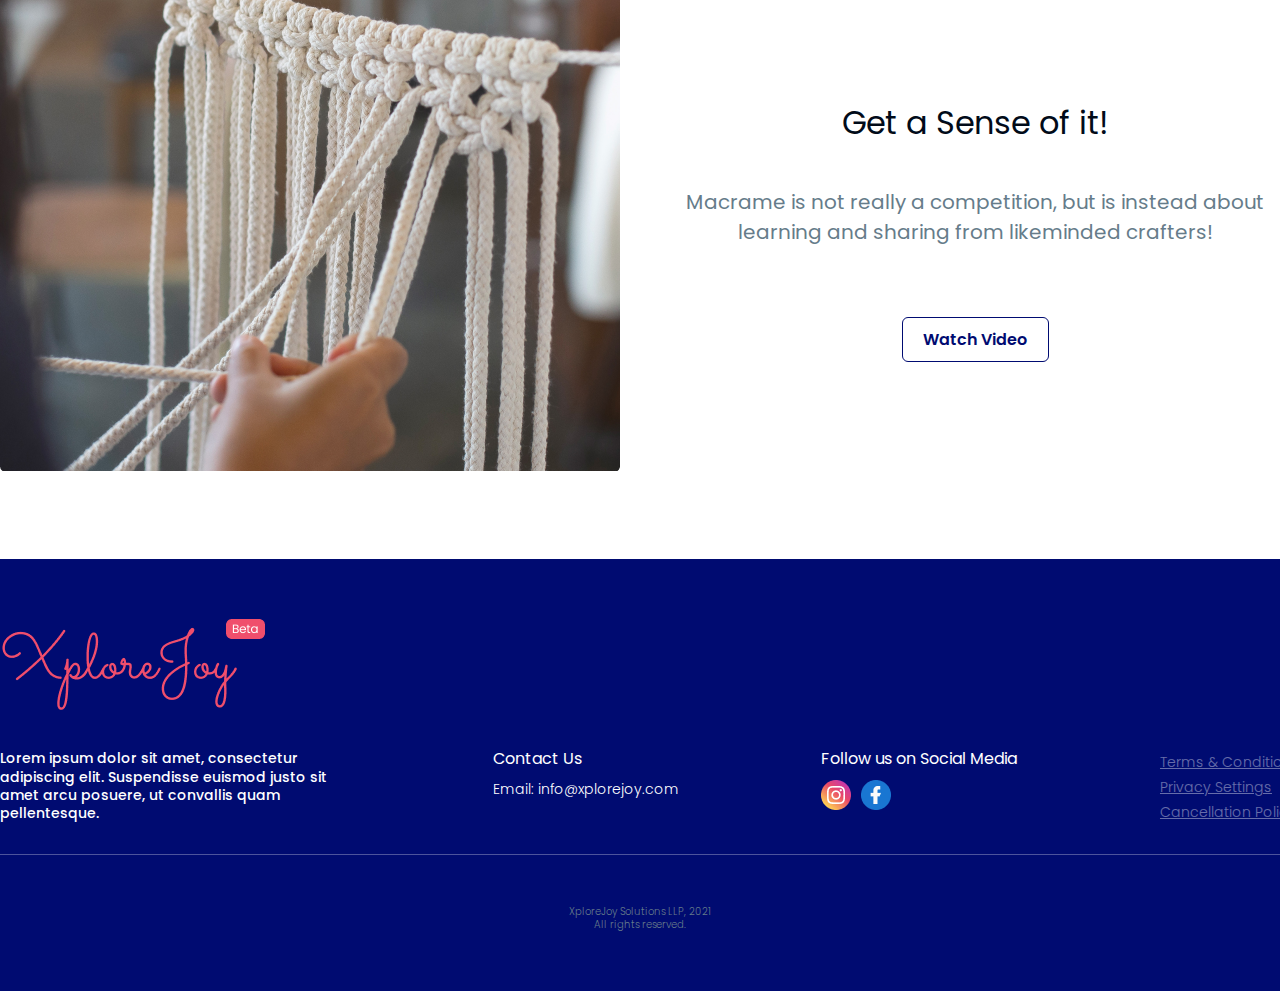
<file: teacher-details.html>
<!DOCTYPE html>
<html lang="en">
<head>
    <meta charset="UTF-8">
    <meta http-equiv="X-UA-Compatible" content="IE=edge">
    <meta name="viewport" content="width=device-width, initial-scale=1.0">
    <link rel="stylesheet" href="https://cdnjs.cloudflare.com/ajax/libs/font-awesome/6.2.1/css/all.min.css" integrity="sha512-MV7K8+y+gLIBoVD59lQIYicR65iaqukzvf/nwasF0nqhPay5w/9lJmVM2hMDcnK1OnMGCdVK+iQrJ7lzPJQd1w==" crossorigin="anonymous" referrerpolicy="no-referrer"/>
    <link rel="stylesheet" href="assets/mobile-nav.css">
    <title>Teacher-Details</title>
    <link rel="stylesheet" href="assets/teachers-detail.css">
</head>
<body>
    <header class="head-navigation-bar">
        <div class="head-navigations">
            <div class="mob-menu">
                <div class="menu-bar">
                    <input type="checkbox" id="check">
                    <label for="check" class="checkbttn">
                        <i class="fa fa-bars fa-2x"></i>
                    </label>
                    <div class="mobile-navigations">
                        <div class="mob-nav"><a href="index.html" class="mob-nav-link">Home</a></div>
                        <div class="mob-nav"><a href="doodling.html" class="mob-nav-link">Doodling</a></div>
                        <div class="mob-nav"><a href="event-details.html" class="mob-nav-link">Book-Seat</a></div>
                        <div class="mob-nav"><a href="teachers-list.html" class="mob-nav-link">Teachers-List</a></div>
                        <div class="mob-nav"><a href="teacher-details.html" class="mob-nav-link mob-active">Teachers-Details</a></div>
                        <div class="mob-nav"><a href="home.html" class="mob-nav-link">Teachers-Home</a></div>
                    </div>
                </div>
                <div class="mob-nav-logo">
                    <a href="index.html" class="mob-logo-link"><img src="assets/mobile/logo.png" alt="" class="mob-nav-img"></a>
                </div>
            </div>
            <div class="nav-logo">
                <a href="index.html" class="logo-link"><img src="assets/desktop/logo.png" alt="" class="nav-img"></a>
            </div>
            <div class="desktop-navigations">
                <div class="desktop-nav"><a href="index.html" class="desktop-nav-link">Home</a></div>
                <div class="desktop-nav"><a href="doodling.html" class="desktop-nav-link">Doodling</a></div>
                <div class="desktop-nav"><a href="event-details.html" class="desktop-nav-link">Book-Seat</a></div>
                <div class="desktop-nav"><a href="teachers-list.html" class="desktop-nav-link">Teachers-List</a></div>
                <div class="desktop-nav"><a href="teacher-details.html" class="desktop-nav-link desktop-active">Teachers-Details</a></div>
                <div class="desktop-nav"><a href="home.html" class="desktop-nav-link">Teachers-Home</a></div>
            </div>
            <div class="nav-sign"><a href="" class="sign-link">Sign In</a></div>
        </div>
    </header>
    <section>
        <main class="hero">
            <img src="assets/desktop/teacher-details/hero-content.png" alt="" class="hero-background">
            <img src="assets/desktop/teacher-details/mob-hero-content.png" alt="" class="mob-hero-background">
            <div class="hero-content">
                <div class="hero-instagram">
                    <div class="insta-id">
                        <div class="insta-logo">
                            <img src="assets/desktop/teachers/Jimi-Hendrix.png" alt="" class="profile-img">
                            <div class="profile-name">
                                <div class="profile-username">Jimi Hendrix</div>
                                <div class="profile-post">Macrame Coach</div>
                            </div>
                            <img src="assets/desktop/icons/instagram-logo.png" alt="" class="insta-img">
                            <div class="instagram-followers">
                                <div class="followers-text">
                                    <div class="follow-number">215</div>
                                    <div class="follow-text">Followers</div>
                                </div>
                                <div class="followers-text">
                                    <div class="follow-number">30+</div>
                                    <div class="follow-text">Sessions</div>
                                </div>
                                <div class="followers-text">
                                    <div class="follow-number">231</div>
                                    <div class="follow-text">Placeholder</div>
                                </div>
                            </div>
                        </div>
                        <div class="insta-content">
                            <div class="content-name">Hey, I'm Jimi!</div>
                            <div class="content-para-1">I am 24 years old, owner of a home based small business I named 'Knot Only Macramé'. I was born and brought up in Mumbai, but I am currently living In Rajasthan. My wife and I keep moving homes because of her frequent postings. Before Macramé I spent 3 years working for one of the big 4's in Mumbai and learnt a great deal there.<span>...</span><a href="" class="content-para-link">Read More</a></div>
                            <div class="content-para-2">I have done my Bachelors and Masters in Commerce and I am currently pursuing Bachelors in Education. I have always enjoyed being outdoors and I spent most of my time exploring various activities like sailing, trekking, judo, swimming. I am also a plant and animal lover.</div>
                        </div>
                    </div>
                </div>
            </div>
        </main>
    </section>
    <main class="activities-flexbox">
        <div class="activity-flexbox">
            <div class="activity-flex-title">Upcoming sessions</div>
            <div class="activity-flex">
                <div class="act-flex">
                    <div class="act-flex-img-1">
                        <img src="assets/desktop/activity/activity-2.png" alt="" class="act-flex-img">
                        <div class="act-flex-inside-1">
                            <div class="rating">4.5 <img src="assets/desktop/activity/star.png" alt="" class="rating-img"></div>
                            <div class="act-flex-img-text">
                                <div class="flex-img-text">Beginners</div>
                                <div class="flex-img-text">Group of 5</div>
                            </div>
                        </div>
                    </div>
                    <div class="act-flex-content">
                        <div class="act-flex-title">Macrame - Make your own table <br>  mats!</div>
                        <div class="act-flex-name">by Jimi Hendrix</div>
                        <div class="act-flex-calendar">
                            <div class="calendar"><img src="assets/desktop/activity/calendar.png" alt="" class="calendar-img"></div>
                            <div class="calendar-text">Saturday, 31 July <span>at</span> 5:00 to 7:00 PM</div>
                        </div>
                        <div class="activity-prices">
                            <div class="act-price">₹ 1000 <del>₹ 1,500</del></div>
                            <div class="act-detail"><a href="" class="act-detail-link">View Details</a></div>
                        </div>
                    </div>
                </div>
                <div class="act-flex">
                    <div class="act-flex-img-1">
                        <img src="assets/desktop/session.png" alt="" class="act-flex-img">
                        <div class="act-flex-inside-2">
                            <div class="rating">4.5 <img src="assets/desktop/activity/star.png" alt="" class="rating-img"></div>
                            <div class="act-flex-img-text">
                                <div class="flex-img-text">Beginners</div>
                                <div class="flex-img-text">Group of 5</div>
                            </div>
                        </div>
                    </div>
                    <div class="act-flex-content">
                        <div class="act-flex-title">Macrame - Make your own table <br>  mats!</div>
                        <div class="act-flex-name">by Jimi Hendrix</div>
                        <div class="act-flex-calendar">
                            <div class="calendar"><img src="assets/desktop/activity/calendar.png" alt="" class="calendar-img"></div>
                            <div class="calendar-text">Saturday, 31 July <span>at</span> 5:00 to 7:00 PM</div>
                        </div>
                        <div class="activity-prices">
                            <div class="act-price">₹ 1000 <del>₹ 1,500</del></div>
                            <div class="act-detail"><a href="" class="act-detail-link">View Details</a></div>
                        </div>
                    </div>
                </div>
                <div class="act-flex-3">
                    <div class="act-flex-img-3">
                        <img src="assets/desktop/activity/activity-2.png" alt="" class="act-flex-img">
                        <div class="act-flex-inside-3">
                            <div class="rating">4.5 <img src="assets/desktop/activity/star.png" alt="" class="rating-img"></div>
                            <div class="act-flex-img-text">
                                <div class="flex-img-text">Beginners</div>
                                <div class="flex-img-text">Group of 5</div>
                            </div>
                        </div>
                    </div>
                    <div class="act-flex-content">
                        <div class="act-flex-title">Macrame - Make your own table <br>  mats!</div>
                        <div class="act-flex-name">by Jimi Hendrix</div>
                        <div class="act-flex-calendar">
                            <div class="calendar"><img src="assets/desktop/activity/calendar.png" alt="" class="calendar-img"></div>
                            <div class="calendar-text">Saturday, 31 July <span>at</span> 5:00 to 7:00 PM</div>
                        </div>
                        <div class="activity-prices">
                            <div class="act-price">₹ 1000 <del>₹ 1,500</del></div>
                            <div class="act-detail"><a href="" class="act-detail-link">View Details</a></div>
                        </div>
                    </div>
                </div>
            </div>
        </div>
    </main>
    <main class="description">
        <div class="description-text">
            <div class="description-title">What is Macame?</div>
            <div class="description-para-1">There are so many beautiful things you can create with ropes and knots that you will be excited to wake up the next day and create something new. Let me warn you in advance, Macramé is also addictive. The more you learn the more you want to create. I have learnt to tie knots mainly for the purpose of sailing a boat.<span>...</span><a href="" class="content-para-link">Read More</a></div>

            <div class="description-para-2">So you must expect a very nautical workshop, with in-depth understanding of the various day to day uses of each knot. I intend to take it slow in the beginning, but you will have a lot of projects to explore and practice knotting.</div>
        </div>
        <div class="desktop-description-images">
            <div class="description-img">
                <div class="descp-img"><img src="assets/desktop/macame/macame-1.png" alt="" class="macame-img"></div>
                <div class="descp-img"><img src="assets/desktop/macame/macame-2.png" alt="" class="macame-img"></div>
                <div class="descp-img"><img src="assets/desktop/macame/macame-3.png" alt="" class="macame-img"></div>
            </div>
            <div class="description-img-2">
                <div class="descp-img-2"><img src="assets/desktop/macame/macame-4.png" alt="" class="macame-img-2"></div>
                <div class="descp-img-2"><img src="assets/desktop/macame/macame-5.png" alt="" class="macame-img-2"></div>
            </div>
        </div>
        <div class="mob-description-images">
            <div class="mob-description-img">
                <div class="mob-decp-img"><img src="assets/mobile/macame/macame-1.png" alt="" class="mob-macame-img"></div>
                <div class="mob-decp-img"><img src="assets/mobile/macame/macame-2.png" alt="" class="mob-macame-img"></div>
            </div>
            <div class="mob-description-img-2">
                <div class="mob-decp-img"><img src="assets/mobile/macame/macame-3.png" alt="" class="mob-macame-img"></div>
            </div>
            <div class="mob-description-img">
                <div class="mob-decp-img"><img src="assets/mobile/macame/macame-4.png" alt="" class="mob-macame-img"></div>
                <div class="mob-decp-img"><img src="assets/mobile/macame/macame-5.png" alt="" class="mob-macame-img"></div>
            </div>
        </div>
    </main>
    <main class="sessions">
        <div class="session-content">
            <div class="session-title">Meditate Differently!</div>
            <div class="session-para">Macramé has a very calming effect with its repetitive knotting and creative possibilities. It helps one relax while the 'feel good' chemicals such as dopamine works its magic and has a healing effect on your body.</div>
            <div class="session-button"><a href="" class="session-link">Xplore Sessions</a></div>
        </div>
        <div class="session-content-img"><img src="assets/desktop/session-img.png" alt="" class="session-img"></div>
    </main>
    <main class="sense">
        <div class="sense-content-img"><img src="assets/desktop/sense.png" alt="" class="sense-img"></div>
        <div class="sense-content">
            <div class="sense-title">Get a Sense of it!</div>
            <div class="sense-para">Macrame is not really a competition, but is instead about learning and sharing from likeminded crafters!</div>
            <div class="sense-button"><a href="" class="sense-link">Watch Video</a></div>
        </div>
    </main>
    <footer class="last-section">
        <div class="footer-content">
            <div class="footer-logo">
                <a href="index.html" class="logo-link"><img src="assets/desktop/footer-logo.png" alt="" class="footer-img"></a>
            </div>
            <div class="footer-logo-mob">
                <a href="index.html" class="logo-link"><img src="assets/mobile/ft-mob-logo.png" alt="" class="footer-img"></a>
            </div>
            <div class="footer-flex">
                <div class="footer-text">Lorem ipsum dolor sit amet, consectetur adipiscing elit. Suspendisse euismod justo sit amet arcu posuere, ut convallis quam pellentesque.</div>
                <div class="footer-contact">
                    <div class="contact-text">Contact Us</div>
                    <div class="contact-mail">Email: <a href="mailto:info@xplorejoy.com" class="contact-link">info@xplorejoy.com</a></div>
                </div>
                <div class="social-media">
                    <div class="social-text">Follow us on Social Media</div>
                    <div class="social-logos">
                        <div class="social-logo">
                            <a href="https://www.instagram.com/" class="social-link">
                                <img src="assets/desktop/icons/ft-insta.png" alt="" class="social-img">
                            </a>
                        </div>
                        <div class="social-logo">
                            <a href="" class="social-link"><img src="assets/desktop/icons/ft-fb.png" alt="" class="social-img"></a>
                        </div>
                    </div>
                </div>
                <div class="footer-terms">
                    <div class="terms"><a href="" class="terms-link">Terms & Conditions</a></div>
                    <div class="terms-2"><a href="" class="terms-link">Privacy Settings</a></div>
                    <div class="terms-2"><a href="" class="terms-link">Cancellation Policy</a></div>
                </div>
            </div>
        </div>
        <div class="copyright">XploreJoy Solutions LLP, 2021 <br> All rights reserved.</div>
    </footer>
</body>
</html>
</file>
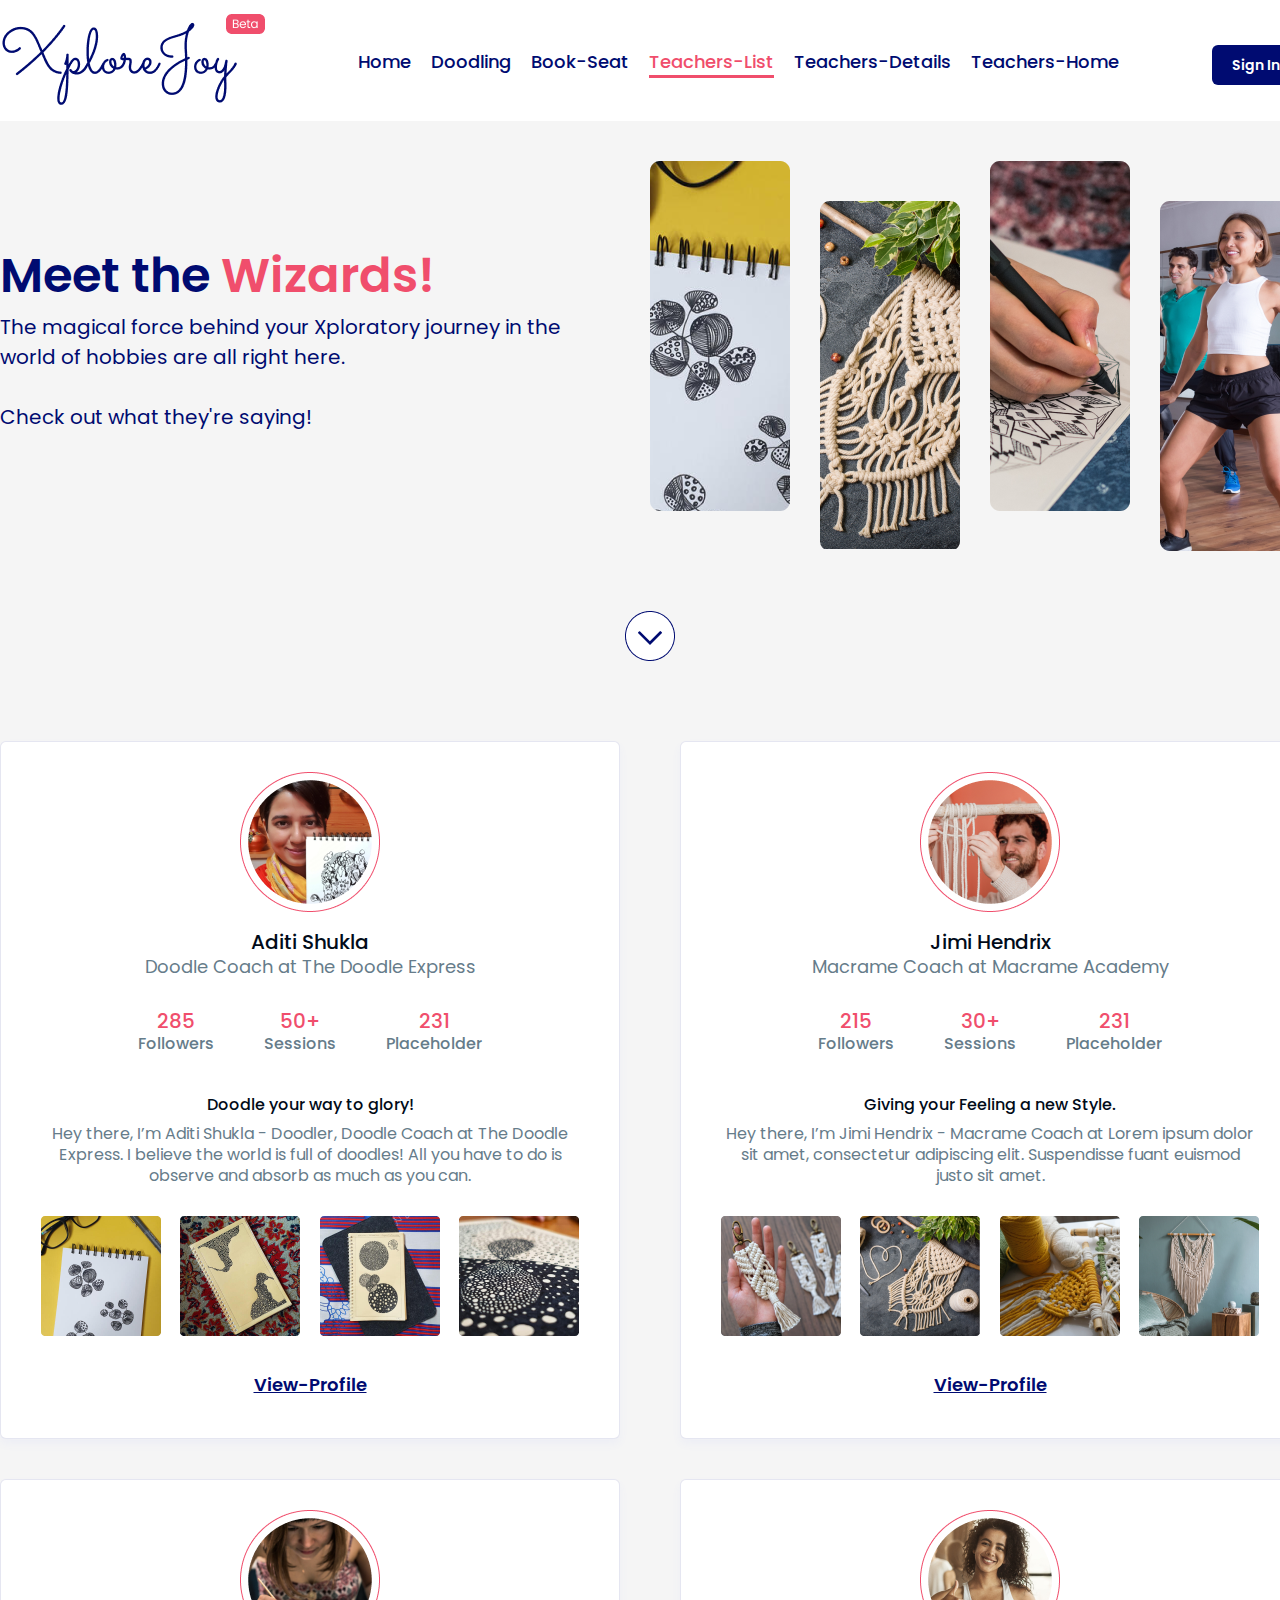
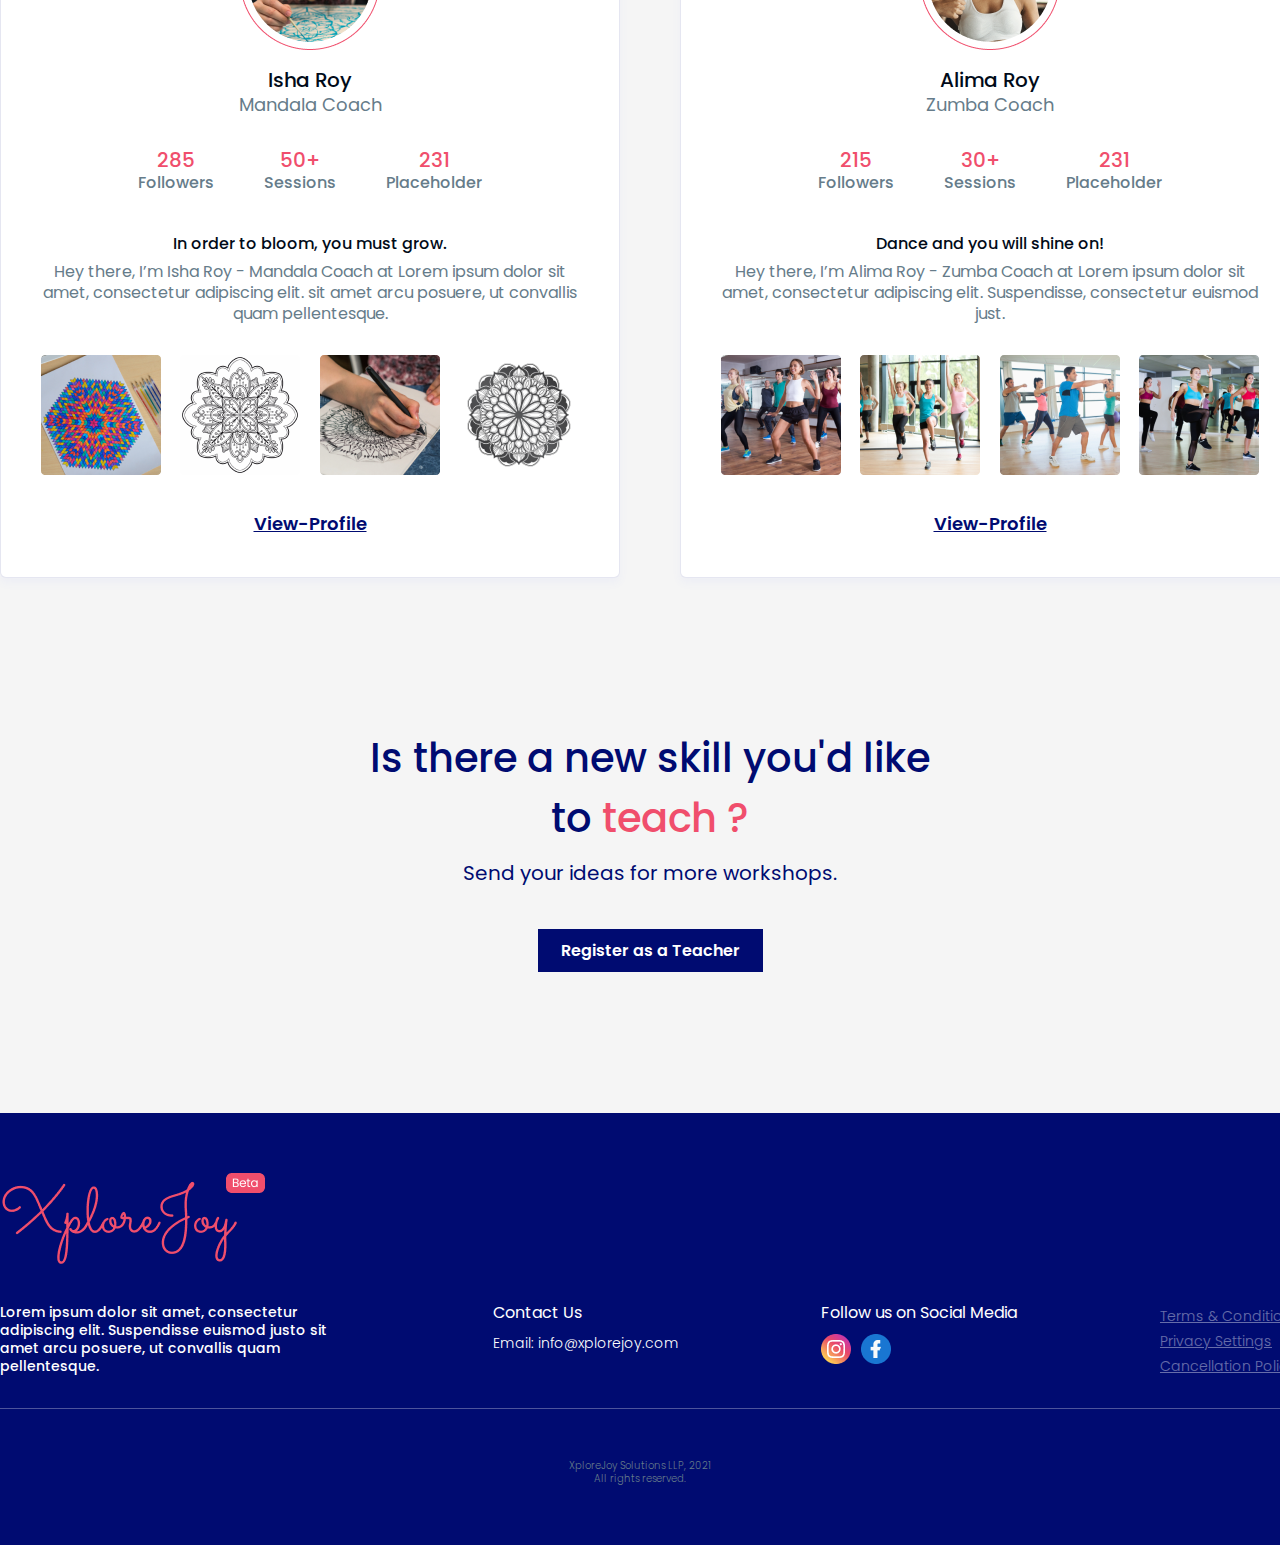
<file: teachers-list.html>
<!DOCTYPE html>
<html lang="en">
<head>
    <meta charset="UTF-8">
    <meta http-equiv="X-UA-Compatible" content="IE=edge">
    <meta name="viewport" content="width=device-width, initial-scale=1.0 userscalable=no">
    <link rel="stylesheet" href="https://cdnjs.cloudflare.com/ajax/libs/font-awesome/6.2.1/css/all.min.css" integrity="sha512-MV7K8+y+gLIBoVD59lQIYicR65iaqukzvf/nwasF0nqhPay5w/9lJmVM2hMDcnK1OnMGCdVK+iQrJ7lzPJQd1w==" crossorigin="anonymous" referrerpolicy="no-referrer"/>
    <link rel="stylesheet" href="assets/mobile-nav.css">
    <title>Teachers-List</title>
    <link rel="stylesheet" href="assets/teachers-list.css">
</head>
<body>
    <header class="head-navigation-bar">
        <div class="head-navigations">
            <div class="mob-menu">
                <div class="menu-bar">
                    <div class="menu-bar">
                        <input type="checkbox" id="check">
                        <label for="check" class="checkbttn">
                            <i class="fa fa-bars fa-2x"></i>
                        </label>
                        <div class="mobile-navigations">
                            <div class="mob-nav"><a href="index.html" class="mob-nav-link">Home</a></div>
                            <div class="mob-nav"><a href="doodling.html" class="mob-nav-link">Doodling</a></div>
                            <div class="mob-nav"><a href="event-details.html" class="mob-nav-link">Book-Seat</a></div>
                            <div class="mob-nav"><a href="teachers-list.html" class="mob-nav-link mob-active">Teachers-List</a></div>
                            <div class="mob-nav"><a href="teacher-details.html" class="mob-nav-link">Teachers-Details</a></div>
                            <div class="mob-nav"><a href="home.html" class="mob-nav-link">Teachers-Home</a></div>
                        </div>
                    </div>
                </div>
                <div class="mob-nav-logo">
                    <a href="index.html" class="mob-logo-link"><img src="assets/mobile/logo.png" alt="" class="mob-nav-img"></a>
                </div>
            </div>
            <div class="nav-logo">
                <a href="index.html" class="logo-link"><img src="assets/desktop/logo.png" alt="" class="nav-img"></a>
            </div>
            <div class="desktop-navigations">
                <div class="desktop-nav"><a href="index.html" class="desktop-nav-link">Home</a></div>
                <div class="desktop-nav"><a href="doodling.html" class="desktop-nav-link">Doodling</a></div>
                <div class="desktop-nav"><a href="event-details.html" class="desktop-nav-link">Book-Seat</a></div>
                <div class="desktop-nav"><a href="teachers-list.html" class="desktop-nav-link desktop-active">Teachers-List</a></div>
                <div class="desktop-nav"><a href="teacher-details.html" class="desktop-nav-link">Teachers-Details</a></div>
                <div class="desktop-nav"><a href="home.html" class="desktop-nav-link">Teachers-Home</a></div>
            </div>
            <div class="nav-sign"><a href="" class="sign-link">Sign In</a></div>
        </div>
    </header>
    <section class="page-content">
        <main class="hero">
            <div class="hero-content">
                <div class="hero-text">
                    <div class="hero-title">Meet the <span>Wizards!</span></div>
                    <div class="hero-para">The magical force behind your Xploratory journey in the world of hobbies are all right here. <br class="br-mob"><br class="br-mob">Check out what they're saying!</div>
                </div>
                <div class="hero-img-content">
                    <div class="hero-image"><img src="assets/desktop/wizards/wizard-1.png" alt="" class="wizard-img"></div>
                    <div class="hero-image"><img src="assets/desktop/wizards/wizard-2.png" alt="" class="wizard-img-2"></div>
                    <div class="hero-image"><img src="assets/desktop/wizards/wizard-3.png" alt="" class="wizard-img"></div>
                    <div class="hero-image"><img src="assets/desktop/wizards/wizard-4.png" alt="" class="wizard-img-2"></div>
                </div>
            </div>
            <div class="skip-down">
                <a href="" class="skip-link"><img src="assets/desktop/icons/skip-track.png" alt="" class="skip-img"></a>
            </div>
        </main>
        <main class="instagram-id">
            <div class="insta-id">
                <div class="insta-profile">
                    <div class="insta-profile-img">
                        <img src="assets/desktop/teachers/Aditi-Shukla.png" alt="" class="profile-img">
                    </div>
                    <div class="ints-profile-title">
                        <div class="insta-name">Aditi Shukla</div>
                        <div class="insta-position">Doodle Coach at The Doodle Express</div>
                    </div>
                    <div class="instagram-followers">
                        <div class="followers-text">
                            <div class="follow-number">285</div>
                            <div class="follow-text">Followers</div>
                        </div>
                        <div class="followers-text">
                            <div class="follow-number">50+</div>
                            <div class="follow-text">Sessions</div>
                        </div>
                        <div class="followers-text">
                            <div class="follow-number">231</div>
                            <div class="follow-text">Placeholder</div>
                        </div>
                    </div>
                    <div class="insta-bio">
                        <div class="bio-text">Doodle your way to glory!</div>
                        <div class="bio-para">Hey there, I’m Aditi Shukla - Doodler, Doodle Coach at The Doodle Express. I believe the world is full of doodles! All you have to do is observe and absorb as much as you can.</div>
                    </div>
                    <div class="instagram-post">
                        <div class="inst-post"><img src="assets/desktop/insta-img/aditi/post-1.png" alt="" class="post-img"></div>
                        <div class="inst-post"><img src="assets/desktop/insta-img/aditi/post-2.png" alt="" class="post-img"></div>
                        <div class="inst-post"><img src="assets/desktop/insta-img/aditi/post-3.png" alt="" class="post-img"></div>
                        <div class="inst-post"><img src="assets/desktop/insta-img/aditi/post-4.png" alt="" class="post-img"></div>
                    </div>
                    <div class="profile-link"><a href="" class="post-link">View-Profile</a></div>
                </div>
                <div class="insta-profile">
                    <div class="insta-profile-img">
                        <img src="assets/desktop/teachers/Jimi-Hendrix.png" alt="" class="profile-img">
                    </div>
                    <div class="ints-profile-title">
                        <div class="insta-name">Jimi Hendrix</div>
                        <div class="insta-position">Macrame Coach at Macrame Academy</div>
                    </div>
                    <div class="instagram-followers">
                        <div class="followers-text">
                            <div class="follow-number">215</div>
                            <div class="follow-text">Followers</div>
                        </div>
                        <div class="followers-text">
                            <div class="follow-number">30+</div>
                            <div class="follow-text">Sessions</div>
                        </div>
                        <div class="followers-text">
                            <div class="follow-number">231</div>
                            <div class="follow-text">Placeholder</div>
                        </div>
                    </div>
                    <div class="insta-bio">
                        <div class="bio-text">Giving your Feeling a new Style.</div>
                        <div class="bio-para">Hey there, I’m Jimi Hendrix - Macrame Coach at Lorem ipsum dolor sit amet, consectetur adipiscing elit. Suspendisse fuant euismod justo sit amet.</div>
                    </div>
                    <div class="instagram-post">
                        <div class="inst-post"><img src="assets/desktop/insta-img/jimi/post-1.png" alt="" class="post-img"></div>
                        <div class="inst-post"><img src="assets/desktop/insta-img/jimi//post-2.png" alt="" class="post-img"></div>
                        <div class="inst-post"><img src="assets/desktop/insta-img/jimi//post-3.png" alt="" class="post-img"></div>
                        <div class="inst-post"><img src="assets/desktop/insta-img/jimi//post-4.png" alt="" class="post-img"></div>
                    </div>
                    <div class="profile-link"><a href="" class="post-link">View-Profile</a></div>
                </div>
            </div>
            <div class="insta-id">
                <div class="insta-profile">
                    <div class="insta-profile-img">
                        <img src="assets/desktop/teachers/Isha-Roy.png" alt="" class="profile-img">
                    </div>
                    <div class="ints-profile-title">
                        <div class="insta-name">Isha Roy</div>
                        <div class="insta-position">Mandala Coach</div>
                    </div>
                    <div class="instagram-followers">
                        <div class="followers-text">
                            <div class="follow-number">285</div>
                            <div class="follow-text">Followers</div>
                        </div>
                        <div class="followers-text">
                            <div class="follow-number">50+</div>
                            <div class="follow-text">Sessions</div>
                        </div>
                        <div class="followers-text">
                            <div class="follow-number">231</div>
                            <div class="follow-text">Placeholder</div>
                        </div>
                    </div>
                    <div class="insta-bio">
                        <div class="bio-text">In order to bloom, you must grow.</div>
                        <div class="bio-para">Hey there, I’m Isha Roy - Mandala Coach at Lorem ipsum dolor sit amet, consectetur adipiscing elit. sit amet arcu posuere, ut convallis quam pellentesque.</div>
                    </div>
                    <div class="instagram-post">
                        <div class="inst-post"><img src="assets/desktop/insta-img/isha/post-1.png" alt="" class="post-img"></div>
                        <div class="inst-post"><img src="assets/desktop/insta-img/isha/post-2.png" alt="" class="post-img"></div>
                        <div class="inst-post"><img src="assets/desktop/insta-img/isha/post-3.png" alt="" class="post-img"></div>
                        <div class="inst-post"><img src="assets/desktop/insta-img/isha/post-4.png" alt="" class="post-img"></div>
                    </div>
                    <div class="profile-link"><a href="" class="post-link">View-Profile</a></div>
                </div>
                <div class="insta-profile">
                    <div class="insta-profile-img">
                        <img src="assets/desktop/teachers/Alima-Roy.png" alt="" class="profile-img">
                    </div>
                    <div class="ints-profile-title">
                        <div class="insta-name">Alima Roy</div>
                        <div class="insta-position">Zumba Coach</div>
                    </div>
                    <div class="instagram-followers">
                        <div class="followers-text">
                            <div class="follow-number">215</div>
                            <div class="follow-text">Followers</div>
                        </div>
                        <div class="followers-text">
                            <div class="follow-number">30+</div>
                            <div class="follow-text">Sessions</div>
                        </div>
                        <div class="followers-text">
                            <div class="follow-number">231</div>
                            <div class="follow-text">Placeholder</div>
                        </div>
                    </div>
                    <div class="insta-bio">
                        <div class="bio-text">Dance and you will shine on!</div>
                        <div class="bio-para">Hey there, I’m Alima Roy - Zumba Coach at Lorem ipsum dolor sit amet, consectetur adipiscing elit. Suspendisse, consectetur euismod just.</div>
                    </div>
                    <div class="instagram-post">
                        <div class="insta-post"><img src="assets/desktop/insta-img/alima/post-1.png" alt="" class="post-img"></div>
                        <div class="insta-post"><img src="assets/desktop/insta-img/alima/post-2.png" alt="" class="post-img"></div>
                        <div class="insta-post"><img src="assets/desktop/insta-img/alima/post-3.png" alt="" class="post-img"></div>
                        <div class="insta-post"><img src="assets/desktop/insta-img/alima/post-4.png" alt="" class="post-img"></div>
                    </div>
                    <div class="profile-link"><a href="" class="post-link">View-Profile</a></div>
                </div>
            </div>
        </main>
        <main class="teacher-registration">
            <div class="teacher-register">
                <div class="register-text">
                    <div class="register-title">Is there a new skill you'd like <br> to <span>teach ?</span></div>
                    <div class="register-para">Send your ideas for more workshops.</div>
                </div>
                <div class="register-button"><a href="" class="register-link">Register as a Teacher</a></div>
            </div>
        </main>
    </section>
    <footer class="last-section">
        <div class="footer-content">
            <div class="footer-logo">
                <a href="index.html" class="logo-link"><img src="assets/desktop/footer-logo.png" alt="" class="footer-img"></a>
            </div>
            <div class="footer-logo-mob">
                <a href="index.html" class="logo-link"><img src="assets/mobile/ft-mob-logo.png" alt="" class="footer-img"></a>
            </div>
            <div class="footer-flex">
                <div class="footer-text">Lorem ipsum dolor sit amet, consectetur adipiscing elit. Suspendisse euismod justo sit amet arcu posuere, ut convallis quam pellentesque.</div>
                <div class="footer-contact">
                    <div class="contact-text">Contact Us</div>
                    <div class="contact-mail">Email: <a href="mailto:info@xplorejoy.com" class="contact-link">info@xplorejoy.com</a></div>
                </div>
                <div class="social-media">
                    <div class="social-text">Follow us on Social Media</div>
                    <div class="social-logos">
                        <div class="social-logo">
                            <a href="https://www.instagram.com/" class="social-link">
                                <img src="assets/desktop/icons/ft-insta.png" alt="" class="social-img">
                            </a>
                        </div>
                        <div class="social-logo">
                            <a href="" class="social-link"><img src="assets/desktop/icons/ft-fb.png" alt="" class="social-img"></a>
                        </div>
                    </div>
                </div>
                <div class="footer-terms">
                    <div class="terms"><a href="" class="terms-link">Terms & Conditions</a></div>
                    <div class="terms-2"><a href="" class="terms-link">Privacy Settings</a></div>
                    <div class="terms-2"><a href="" class="terms-link">Cancellation Policy</a></div>
                </div>
            </div>
        </div>
        <div class="copyright">XploreJoy Solutions LLP, 2021 <br> All rights reserved.</div>
    </footer>
</body>
</html>
</file>
<file: assets/xplore-joy.css>
@import url('https://fonts.googleapis.com/css2?family=Poppins:ital,wght@0,300;0,400;0,500;0,600;0,700;0,800;0,900;1,300;1,400;1,500;1,600;1,700;1,800;1,900&display=swap');
*{
    margin: 0;
    padding: 0;
    box-sizing: border-box;
    font-family: 'Poppins', sans-serif;
}
.hero-desktop{
    width: 1300px;
    margin-left: auto;
    margin-bottom: 50px;
    display: flex;
    justify-content: space-between;
    align-items: center;
}
.hero-content{
    width: 560px;
    height: 510px;
}
.desktop-navigations{
    display: flex;
    justify-content: space-evenly;
    align-items: center;
    border-bottom: 1px solid rgba(255, 255, 255, 0.1);
    position: absolute;
    left: 550px;
    z-index: 1;
    gap: 20px;
    top: 50px;
}
.desktop-nav-link{
    font-weight: 400;
    font-size: 19px;
    line-height: 130%;
    text-decoration: none;
    color: #000B71;
    transition: .8s all;
}
.desktop-nav-link:hover{
    color: #F04E6C;
}
.desktop-nav-link::after{
    content: '';
    display: block;
    background-color: #F04E6C;
    width: 0%;
    height: 3px;
    transition: .8s;
}
.desktop-nav-link:hover::after{
    width: 100%;
    transition: .8s;
}
.desktop-active::after{
    content: '';
    display: block;
    background-color: #F04E6C;
    width: 100%;
    height: 3px;
}
.desktop-active{
    color: #F04E6C;
}
.logo{
    margin-bottom: 100px;
}
.hero-desktop .hero-content .hero-text{
    font-weight: 600;
    font-size: 48px;
    line-height: 150%;
    color: #000B71;
}
.hero-desktop .hero-content span{
    color: #F04E6C;
}
.hero-images{
    width: 700px;
    height: 553px;
    background: linear-gradient(180deg, #FFF3F9 6.96%, #E9DEFE 86.22%);
    position: relative;
    background-size: cover;
}
.hero-img-1{
    position: absolute;
    bottom: 0px;
}
.hero-img-2{
    position: absolute;
    top: 31px;
    right: 42px;
}
.hero-mobile{
    display: none;
}
.activities{
    width: 755px;
    margin: 0px auto 80px;
}
.activities .activity-text{
    text-align: center;
    font-weight: 600;
    font-size: 32px;
    line-height: 150%;
    color: #000B71;
    margin-bottom: 41px;
}
.activities .activity-text span{
    color: #F04E6C;
}
.navigations{
    display: flex;
    justify-content: space-between;
    align-items: center;
}
.navigations .nav .nav-link{
    text-decoration: none;
    border: 1px solid #000B71;
    color: #000B71;
    border-radius: 15px;
    padding: 11px 25px;
    font-weight: 600;
    font-size: 18px;
    line-height: 130%;
    text-align: center;
}
.navigations .nav .nav-link:hover,.navigations .nav .active{
    background-color: #F04E6C;
    border: 1px solid #F04E6C;
    color: white;
}
.activities-flexbox{
    width: 1300px;
    margin: 0px auto 100px;
}
.activity-flex-title{
    font-weight: 600;
    font-size: 22px;
    line-height: 130%;
    color: #010B19;
    text-align: center;
    margin-bottom: 30px;
}
.activity-flex{
    display: flex;
    justify-content: space-between;
    align-content: center;
    margin-bottom: 20px;
}
.act-flex{
    width: 400px;
}
.act-flex-4{
    display: none;
}
.act-flex-img-1, .act-flex-img-2, .act-flex-img-3, .act-flex-img-4, .act-flex-img-5, .act-flex-img-6, .act-flex-img-7{
    position: relative;
    height: 200px;
}
.act-flex-inside-1, .act-flex-inside-2, .act-flex-inside-3, .act-flex-inside-4, .act-flex-inside-5, .act-flex-inside-6, .act-flex-inside-7{
    position: absolute;
    top: 10px;
    right: 10px;
}
.rating{
    background-color: rgba(255, 255, 255, 0.8);
    border-radius: 10px;
    width: 60px;
    padding: 5px;
    margin-left: auto;
    margin-bottom: 104px;
    text-align: center;
}
.act-flex-img-text{
    display: flex;
    justify-content: space-between;
    align-items: center;
    width: 200px;
    margin-left: auto;
}
.flex-img-text{
    background-color: rgba(255, 255, 255, 0.8);
    border-radius: 10px;
    padding: 5px;
}
.act-flex-content{
    border: 1px solid rgba(0, 11, 113, 0.1);
    box-shadow: 0px 5px 10px rgba(97, 112, 255, 0.05);
    border-bottom-left-radius: 6px;
    border-bottom-right-radius: 6px;
    padding: 20px;
}
.act-flex-title{
    font-weight: 600;
    font-size: 18px;
    line-height: 130%;
    color: #000B71;
    margin-bottom: 5px;
}
.act-flex-name{
    font-weight: 400;
    font-size: 14px;
    line-height: 130%;
    color: #667C8A;
    margin-bottom: 16px;
}
.act-flex-calendar{
    display: flex;
    justify-content: flex-start;
    align-items: flex-start;
    gap: 20px;
}
.calendar-text{
    font-weight: 500;
    font-size: 14px;
    line-height: 130%;
    color: #010B19;
    margin-bottom: 25px;
}
.calendar-text span{
    font-weight: 400;
    color: #667C8A;
}
.activity-prices{
    display: flex;
    justify-content: space-between;
    align-items: center;
}
.act-price{
    font-weight: 600;
    font-size: 22px;
    line-height: 130%;
    color: #000B71;
}
.act-price del{
    font-weight: 400;
    font-size: 14px;
    line-height: 130%;
    color: #667C8A;
}
.act-detail-link{
    background-color: #000B71;
    text-decoration: none;
    text-align: center;
    color: white;
    border-radius: 10px;
    padding: 8px 10px;
}
.actvity-arrow-icons{
    display: flex;
    align-items: center;
    justify-content: center;
    gap: 20px;
    margin-bottom: 30px;
}
.view{
    display: none;
}
.popular-teachers{
    background-color: #F04E6C1A;
    padding: 40px 80px;
    margin-bottom: 40px;
}
.teachers{
    width: 1300px;
    margin: 0px auto;
}
.teacher-text{
    text-align: center;
    font-weight: 600;
    font-size: 32px;
    line-height: 150%;
    color: #000B71;
    margin-bottom: 40px;
}
.teachers-flexbox{
    display: flex;
    justify-content: space-between;
    align-items: center;
}
.teachers-flex{
    width: 290px;
    background-color: white;
    border: 1px solid rgba(0, 11, 113, 0.1);
    border-radius: 10px;
    padding: 20px;
    text-align: center;
}
.teacher-name{
    font-weight: 600;
    font-size: 18px;
    line-height: 130%;
    color: #010B19;
    margin-bottom: 10px;
}
.teacher-position{
    font-weight: 400;
    font-size: 16px;
    line-height: 130%;
    color: #010B19;
    margin-bottom: 16px;
}
.teacher-descp{
    font-weight: 400;
    font-size: 13px;
    line-height: 130%;
    color: #667C8A;
    margin-bottom: 30px;
}
.our-customers{
    width: 1300px;
    margin: 0px auto 60px;
}
.cutomer-text{
    font-weight: 600;
    font-size: 32px;
    line-height: 150%;
    color: #000B71;
    text-align: center;
    margin-bottom: 40px;
}
.customers-flexbox{
    display: flex;
    justify-content: space-between;
    align-items: center;
}
.customer-flex{
    width: 290px;
    background-color: white;
    border: 1px solid rgba(0, 11, 113, 0.1);
    border-radius: 10px;
    padding: 30px 20px;
    text-align: center;
}
.customer-profile{
    display: flex;
    justify-content: space-around;
    align-items: center;
    margin-bottom: 23px;
}
.customer-name{
    font-weight: 600;
    font-size: 14px;
    line-height: 130%;
    color: #010B19;
    margin-bottom: 4px;
}
.customer-position{
    font-weight: 400;
    font-size: 14px;
    line-height: 130%;
    color: #010B19;
}
.customer-review{
    font-weight: 400;
    font-size: 14px;
    line-height: 130%;
    color: #010B19;
    margin-bottom: 20px;
}
.customer-rating{
    display: flex;
    justify-content: center;
    align-items: center;
    gap: 10px;
}
.circle-images{
    display: none;
}
.last-section{
    background-color: #000B71;
    padding: 60px 0px;
}
.footer-content{
    width: 1300px;
    margin: 0px auto 30px;
}
.footer-logo{
    margin-bottom: 30px;
}
.footer-logo-mob{
    display: none;
}
.footer-flex{
    display: flex;
    justify-content: space-between;
    align-items: flex-start;
    color: white;
    margin-bottom: 50px;
    border-bottom: 1px solid rgba(255, 255, 255, 0.3);
    padding-bottom: 30px;
}
.footer-text{
    width: 350px;
    font-weight: 500;
    font-size: 14px;
    line-height: 130%;
}
.contact-text{
    font-weight: 400;
    font-size: 16px;
    line-height: 130%;
    margin-bottom: 10px;
}
.contact-mail{
    font-weight: 300;
    font-size: 14px;
    line-height: 130%;
}
.contact-link{
    text-decoration: none;
    color: white;
}
.social-text{
    font-weight: 400;
    font-size: 16px;
    line-height: 130%;
    margin-bottom: 10px;
}
.social-logos{
    display: flex;
    justify-content: flex-start;
    align-items: center;
    gap: 10px;
}
.copyright{
    text-align: center;
    font-weight: 300;
    font-size: 10px;
    line-height: 130%;
    color: #667C8A;
}
.terms-link{
    font-weight: 300;
    font-size: 14px;
    line-height: 130%;
    color: white;
    opacity: .4;
}

@media screen and (max-width: 499px) {
    .hero-desktop{
        display: none;
    }
    .hero-mobile{
        display: flex;
        gap: 8px;
        padding-top: 20px;
        padding-left: 20px;
    }
    .hero-mobile .hero-content-mob .mob-hero-text{
        font-weight: 600;
        font-size: 16px;
        line-height: 24px;
        color: #000B71;
    }
    .hero-mobile .hero-content-mob span{
        color: #F04E6C;
    }
    .hero-images{
        width: 100%;
        height: 230px;
        top: -20px;
    }
    .hero-img-1{
        width: 100%;
        height: 100%;
    }
    .hero-img-2{
        right: 10px;
        top: 10px;
    }
    .activities{
        width: 100%;
        padding: 0px 20px;
    }
    .activities .activity-text{
        font-weight: 600;
        font-size: 16px;
        line-height: 24px;
    }
    .navigations{
        flex-wrap: wrap;
        justify-content: center;
        gap: 5px;
    }
    .nav{
        margin: 16px 0px;
    }
    .navigations .nav .nav-link{
        font-weight: 600;
        font-size: 14px;
        line-height: 130%;
    }
    .activities-flexbox{
        width: 100%;
        padding: 0px 20px;
        margin-bottom: 50px;
    }
    .activity-flex-title{
        text-align: left;
        font-size: 14px;
    }
    .activity-flex{
        flex-direction: column;
        gap: 20px;
        margin-bottom: 30px;
    }
    .act-flex{
        width: 100%;
    }
    .flex-img-text, .rating{
        font-weight: 300;
        font-size: 14px;
        line-height: 130%;
    }
    .act-flex-4{
        display: block;
        margin-bottom: 20px;
    }
    .act-flex-img-1, .act-flex-img-2, .act-flex-img-3, .act-flex-img-4, .act-flex-img-5{
        width: 100%;
        height: 200px;
    }
    .act-flex-img{
        width: 100%;
        height: 100%;
    }
    .actvity-arrow-icons{
        display: none;
    }
    .act-flex-mob{
        display: none;
    }
    .view{
        display: block;
        text-align: center;
    }
    .view-link{
        color: #000B71;
        font-weight: 600;
        font-size: 14px;
        line-height: 130%;
    }
    .popular-teachers{
        display: none;
    }
    .our-customers{
        width: 100%;
        padding: 0px 20px;
    }
    .cutomer-text{
        font-size: 16px;
        line-height: 130%;
    }
    .customers-flexbox{
        margin-bottom: 40px;
    }
    .customer-flex{
        width: 100%;
    }
    .customer-flex-2{
        display: none;
    }
    .circle-images{
        display: block;
        text-align: center;
    }
    .circle-img-1{
        border: 1px solid #F04E6C;
        border-radius: 50%;
        padding: 1px;
    }
    .last-section{
        padding: 30px 15px;
    }
    .footer-content{
        width: 100%;
        text-align: center;
    }
    .footer-logo{
        display: none;
    }
    .footer-logo-mob{
        display: block;
        margin-bottom: 20px;
    }
    .footer-flex{
        flex-direction: column;
        justify-content: center;
        align-items: center;
        gap: 50px;
    }
    .footer-text{
        width: 100%;
    }
    .social-logos{
        justify-content: center;
    }
    .terms-2{
        display: none;
    }
}
</file>
<file: assets/mobile-nav.css>
@import url('https://fonts.googleapis.com/css2?family=Poppins:ital,wght@0,300;0,400;0,500;0,600;0,700;0,800;0,900;1,300;1,400;1,500;1,600;1,700;1,800;1,900&display=swap');
*{
    margin: 0;
    padding: 0;
    box-sizing: border-box;
    font-family: 'Poppins', sans-serif;
}
.mobile-navigations{
    display: none;
}
.mob-nav-link{
    font-weight: 400;
    font-size: 16px;
    line-height: 130%;
    text-decoration: none;
    color: white;
    transition: .8s all;
}
.mob-nav-link:hover{
    color: #F04E6C;
}
.mob-nav-link::after{
    content: '';
    display: block;
    background-color: #F04E6C;
    width: 0%;
    height: 3px;
    transition: width .8s;
}
.mob-nav-link:hover::after{
    width: 100%;
    transition: width .8s;
}
.mob-active::after{
    content: '';
    display: block;
    background-color: #F04E6C;
    width: 100%;
    height: 3px;
}
.mob-active{
    color: #F04E6C;
    font-weight: bold;
}
.checkbttn{
    font-size: 15px;
    color: #000B71;
    cursor: pointer;
    display: none;
}
#check{
    display: none;
}
@media screen and (max-width:499px) {
    .mobile-navigations{
        display: flex;
        justify-content: flex-start;
        align-items: center;
        text-align: center;
        background-color: rgba(0, 11, 113, .89);
        flex-direction: column;
        position: fixed;
        z-index: 1;
        width: 100%;
        height: 100vh;
        top: 90px;
        left: -100%;
        transition: all .9s;
        padding-top: 50px;
        gap: 30px;
    }
    .checkbttn{
        display: block;
        width: 27px;
        height: 30px;
    }
    .mobile-navigations .mob-nav .mob-nav-link{
        font-size: 20px;
        font-weight: bold;
    }
    #check:checked ~ .mobile-navigations{
        left: 0;
    }
    
}
</file>
<file: assets/booking.css>
@import url('https://fonts.googleapis.com/css2?family=Poppins:ital,wght@0,300;0,400;0,500;0,600;0,700;0,800;0,900;1,300;1,400;1,500;1,600;1,700;1,800;1,900&display=swap');
*{
    margin: 0;
    padding: 0;
    box-sizing: border-box;
    font-family: 'Poppins', sans-serif;
}
.head-navigation-bar{
    padding-top: 14px;
    padding-bottom: 4px;
    margin-bottom: 3px;
}
.head-navigations{
    width: 1300px;
    margin: 0px auto;
    display: flex;
    justify-content: space-between;
    align-items: center;
}
.mob-menu{
    display: none;
}
.bookings{
    background: rgba(229, 229, 229, .4);
    padding: 50px 0px 250px;
}
.booking{
    width: 1300px;
    margin-left: auto;
    display: flex;
    justify-content: space-between;
    align-items: center;
}
.booked{
    width: 616px;
    text-align: center;
}
.congrats{
    font-weight: 600;
    font-size: 32px;
    line-height: 130%;
    color: #F04E6C;
    margin-bottom: 10px;
}
.booking-text{
    font-weight: 400;
    font-size: 16px;
    line-height: 22px;
    color: #667C8A;
}
.receipts{
    width: 510px;
    margin: 0px auto;
}
.receipt-text{
    font-weight: 400;
    font-size: 16px;
    line-height: 22px;
    color: #667C8A;
    margin-bottom: 23px;
    text-align: center;
}
.receipt-text span {
    color: #F04E6C;
}
.booked-ticket{
    width: 400px;
    margin: 0px auto 30px;
    padding: 20px;
    background: #FFFFFF;
    border: 1px solid rgba(0, 11, 113, 0.1);
    box-shadow: 0px 5px 10px rgba(97, 112, 255, 0.05);
    border-radius: 6px;
}
.ticket-flex{
    display: flex;
    justify-content: space-between;
    align-items: center;
    gap: 10px;
    margin-bottom: 20px;
}
.ticket-text .ticket-title{
    font-weight: 600;
    font-size: 18px;
    line-height: 130%;
    color: #000B71;
}
.ticket-text .ticket-name{
    font-weight: 400;
    font-size: 16px;
    line-height: 130%;
    color: #667C8A;
}
.date{
    background-color: #F2F2F2;
    border-radius: 6px;
    padding: 11px 15px;
    display: flex;
    justify-content: space-between;
    align-items: center;
}
.date-text, .time-text, .duration-text{
    font-weight: 400;
    font-size: 14px;
    line-height: 130%;
    color: #667C8A;
    margin-bottom: 4px;
}
.date-text-2, .time-text-2, .duration-text-2{
    font-weight: 500;
    font-size: 14px;
    line-height: 130%;
    color: #010B19;
}
.dashboard{
    text-align: center;
}
.dashboard-link{
    font-weight: 600;
    font-size: 16px;
    line-height: 130%;
    color: #000B71;
}

@media screen and (max-width:499px) {
    .head-navigation-bar{
        padding: 20px;
        margin-bottom: 0px;
    }
    .head-navigations{
        width: 100%;
    }
    .mob-menu{
        display: flex;
        align-items: center;
        gap: 7px;
    }
    .nav-logo{
        display: none;
    }
    .booking{
        width: 100%;
        flex-direction: column;
        padding: 20px;
    }
    .booked{
        width: 100%;
    }
    .bookings{
        padding: 50px 0px;
    }
    .congrats{
        font-size: 24px;
    }
    .booking-text{
        display: none;
    }
    .receipts{
        width: 100%;
    }
    .receipt-text{
        font-weight: 400;
        font-size: 14px;
        line-height: 22px;
    }
    .booked-ticket{
        width: 100%;
        padding: 10px;
    }
    .ticket-flex{
        gap: 5px;
    }
    .doodle-img{
        width: 60px;
        height: 60px;
    }
    .ticket-text .ticket-title{
        font-size: 15px;
        margin-bottom: 4px;
    }
    .ticket-text .ticket-name{
        font-size: 14px;
    }
}
</file>
<file: assets/doodling.css>
@import url('https://fonts.googleapis.com/css2?family=Poppins:ital,wght@0,300;0,400;0,500;0,600;0,700;0,800;0,900;1,300;1,400;1,500;1,600;1,700;1,800;1,900&display=swap');
*{
    margin: 0;
    padding: 0;
    box-sizing: border-box;
    font-family: 'Poppins', sans-serif;
}
.head-navigation-bar{
    background: #FFFFFF;
    box-shadow: 0px 3px 3px rgba(0, 0, 0, 0.2);
    padding-top: 14px;
    padding-bottom: 4px;
    margin-bottom: 3px;
}
.head-navigations{
    width: 1300px;
    margin: 0px auto;
    display: flex;
    justify-content: space-between;
    align-items: center;
}
.desktop-navigations{
    display: flex;
    justify-content: space-evenly;
    align-items: center;
    border-bottom: 1px solid rgba(255, 255, 255, 0.1);
    gap: 20px;
}
.desktop-nav-link{
    font-weight: 500;
    font-size: 18px;
    line-height: 130%;
    text-decoration: none;
    color: #000B71;
    transition: .8s all;
}
.desktop-nav-link:hover{
    color: #F04E6C;
}
.desktop-nav-link::after{
    content: '';
    display: block;
    background-color: #F04E6C;
    width: 0%;
    height: 3px;
    transition: .8s;
}
.desktop-nav-link:hover::after{
    width: 100%;
    transition: .8s;
}
.desktop-active::after{
    content: '';
    display: block;
    background-color: #F04E6C;
    width: 100%;
    height: 3px;
}
.desktop-active{
    color: #F04E6C;
}
.sign-link{
    text-decoration: none;
    background-color: #000B71;
    border-radius: 6px;
    padding: 10px 20px;
    color: white;
    font-weight: 600;
    font-size: 14px;
    line-height: 130%;
}
.hero-mobile{
    display: none;
}
.hero-desktop{
    width: 1300px;
    margin-left: auto;
    display: flex;
    justify-content: space-between;
    align-items: center;
}
.hero-desktop .hero-content .hero-text{
    font-weight: 600;
    font-size: 48px;
    line-height: 150%;
    color: #000B71;
}
.hero-desktop .hero-content span{
    color: #F04E6C;
}
.hero-images{
    width: 700px;
    height: 553px;
    background: linear-gradient(180deg, #FFF3F9 6.96%, #E9DEFE 86.22%);
    background-size: cover;
}
.activity-section{
    background: rgba(229, 229, 229, .3);
    padding: 50px 0px;
}
.activities{
    width: 755px;
    margin: 0px auto 80px;
}
.activities .activity-text{
    text-align: center;
    font-weight: 600;
    font-size: 32px;
    line-height: 150%;
    color: #000B71;
    margin-bottom: 41px;
}
.activities .activity-text span{
    color: #F04E6C;
}
.navigations{
    display: flex;
    justify-content: space-between;
    align-items: center;
}
.navigations .nav .nav-link{
    text-decoration: none;
    border: 1px solid #000B71;
    color: #000B71;
    border-radius: 15px;
    padding: 11px 25px;
    font-weight: 600;
    font-size: 18px;
    line-height: 130%;
    text-align: center;
}
.navigations .nav .nav-link:hover,.navigations .nav .active{
    background-color: #F04E6C;
    border: 1px solid #F04E6C;
    color: white;
}
.activities-flexbox{
    width: 1300px;
    margin: 0px auto 100px;
}
.activity-flex-title{
    font-weight: 600;
    font-size: 22px;
    line-height: 130%;
    color: #010B19;
    text-align: center;
    margin-bottom: 30px;
}
.activity-flex{
    display: flex;
    justify-content: space-between;
    align-content: center;
    margin-bottom: 20px;
}
.act-flex{
    width: 400px;
}
.act-flex-4{
    display: none;
}
.act-flex-img-1, .act-flex-img-2, .act-flex-img-3{
    position: relative;
    height: 200px;
}
.act-flex-inside-1, .act-flex-inside-2, .act-flex-inside-3{
    position: absolute;
    top: 10px;
    right: 10px;
}
.rating{
    background-color: rgba(255, 255, 255, 0.8);
    border-radius: 10px;
    width: 60px;
    padding: 5px;
    margin-left: auto;
    margin-bottom: 104px;
    text-align: center;
}
.act-flex-img-text{
    display: flex;
    justify-content: space-between;
    align-items: center;
    width: 200px;
    margin-left: auto;
}
.flex-img-text{
    background-color: rgba(255, 255, 255, 0.8);
    border-radius: 10px;
    padding: 5px;
}
.act-flex-content{
    border: 1px solid rgba(0, 11, 113, 0.1);
    box-shadow: 0px 5px 10px rgba(97, 112, 255, 0.05);
    background-color: white;
    border-bottom-left-radius: 6px;
    border-bottom-right-radius: 6px;
    padding: 20px;
}
.act-flex-title{
    font-weight: 600;
    font-size: 18px;
    line-height: 130%;
    color: #000B71;
    margin-bottom: 5px;
}
.act-flex-name{
    font-weight: 400;
    font-size: 14px;
    line-height: 130%;
    color: #667C8A;
    margin-bottom: 16px;
}
.act-flex-calendar{
    display: flex;
    justify-content: flex-start;
    align-items: flex-start;
    gap: 20px;
}
.calendar-text{
    font-weight: 500;
    font-size: 14px;
    line-height: 130%;
    color: #010B19;
    margin-bottom: 25px;
}
.calendar-text span{
    font-weight: 400;
    color: #667C8A;
}
.activity-prices{
    display: flex;
    justify-content: space-between;
    align-items: center;
}
.act-price{
    font-weight: 600;
    font-size: 22px;
    line-height: 130%;
    color: #000B71;
}
.act-price del{
    font-weight: 400;
    font-size: 14px;
    line-height: 130%;
    color: #667C8A;
}
.act-detail-link{
    background-color: #000B71;
    text-decoration: none;
    text-align: center;
    color: white;
    border-radius: 10px;
    padding: 8px 10px;
}
.actvity-arrow-icons{
    display: flex;
    align-items: center;
    justify-content: center;
    gap: 20px;
    margin-bottom: 30px;
}
.our-customers{
    width: 1300px;
    margin: 0px auto 60px;
}
.cutomer-text{
    font-weight: 600;
    font-size: 32px;
    line-height: 150%;
    color: #000B71;
    text-align: center;
    margin-bottom: 40px;
}
.customers-flexbox{
    display: flex;
    justify-content: space-between;
    align-items: center;
}
.customer-flex{
    width: 290px;
    background-color: white;
    border: 1px solid rgba(0, 11, 113, 0.1);
    border-radius: 10px;
    padding: 30px 20px;
    text-align: center;
}
.customer-profile{
    display: flex;
    justify-content: space-around;
    align-items: center;
    margin-bottom: 23px;
}
.customer-name{
    font-weight: 600;
    font-size: 14px;
    line-height: 130%;
    color: #010B19;
    margin-bottom: 4px;
}
.customer-position{
    font-weight: 400;
    font-size: 14px;
    line-height: 130%;
    color: #010B19;
}
.customer-review{
    font-weight: 400;
    font-size: 14px;
    line-height: 130%;
    color: #010B19;
    margin-bottom: 20px;
}
.customer-rating{
    display: flex;
    justify-content: center;
    align-items: center;
    gap: 10px;
}
.circle-images{
    display: none;
}
.last-section{
    background-color: #000B71;
    padding: 60px 0px;
}
.footer-content{
    width: 1300px;
    margin: 0px auto 30px;
}
.footer-logo{
    margin-bottom: 30px;
}
.footer-logo-mob{
    display: none;
}
.footer-flex{
    display: flex;
    justify-content: space-between;
    align-items: flex-start;
    color: white;
    margin-bottom: 50px;
    border-bottom: 1px solid rgba(255, 255, 255, 0.3);
    padding-bottom: 30px;
}
.footer-text{
    width: 350px;
    font-weight: 500;
    font-size: 14px;
    line-height: 130%;
}
.contact-text{
    font-weight: 400;
    font-size: 16px;
    line-height: 130%;
    margin-bottom: 10px;
}
.contact-mail{
    font-weight: 300;
    font-size: 14px;
    line-height: 130%;
}
.contact-link{
    text-decoration: none;
    color: white;
}
.social-text{
    font-weight: 400;
    font-size: 16px;
    line-height: 130%;
    margin-bottom: 10px;
}
.social-logos{
    display: flex;
    justify-content: flex-start;
    align-items: center;
    gap: 10px;
}
.copyright{
    text-align: center;
    font-weight: 300;
    font-size: 10px;
    line-height: 130%;
    color: #667C8A;
}
.terms-link{
    font-weight: 300;
    font-size: 14px;
    line-height: 130%;
    color: white;
    opacity: .4;
}
@media screen and (max-width:499px){
    .head-navigation-bar{
        display: none;
    }
    .hero-desktop{
        display: none;
    }
    .hero-mobile{
        display: flex;
        padding-top: 20px;
        padding-left: 20px;
        gap: 7px;
    }
    .hero-mobile .hero-content-mob .mob-hero-text{
        font-weight: 600;
        font-size: 16px;
        line-height: 24px;
        color: #000B71;
    }
    .hero-mobile .hero-content-mob span{
        color: #F04E6C;
    }
    .hero-images{
        width: 100%;
        height: 230px;
        position: relative;
        top: -20px;
    }
    .hero-img-1{
        position: absolute;
        bottom: 0px;
        width: 100%;
        height: 100%;
    }
    .sign-link{
        position: absolute;
        top: 20px;
        right: 10px;
        padding: 5px 15px;
    }
    .activity-section{
        margin-top: -19px;
        margin-bottom: 30px;
    }
    .activities{
        width: 100%;
        padding: 0px 20px;
    }
    .activities .activity-text{
        font-weight: 600;
        font-size: 16px;
        line-height: 24px;
    }
    .navigations{
        flex-wrap: wrap;
        justify-content: center;
        gap: 5px;
    }
    .nav{
        margin: 16px 0px;
    }
    .navigations .nav .nav-link{
        font-weight: 600;
        font-size: 14px;
        line-height: 130%;
    }
    .activities-flexbox{
        width: 100%;
        padding: 0px 20px;
        margin-bottom: 50px;
    }
    .activity-flex-title{
        text-align: left;
        font-size: 14px;
    }
    .activity-flex{
        flex-direction: column;
        gap: 50px;
        margin-bottom: 30px;
    }
    .act-flex{
        width: 100%;
    }
    .flex-img-text, .rating{
        font-weight: 300;
        font-size: 14px;
        line-height: 130%;
    }
    .act-flex-4{
        display: block;
        margin-bottom: 20px;
    }
    .act-flex-img-1, .act-flex-img-2, .act-flex-img-3{
        width: 100%;
        height: 200px;
    }
    .act-flex-img{
        width: 100%;
        height: 100%;
    }
    .actvity-arrow-icons{
        display: none;
    }
    .our-customers{
        width: 100%;
        padding: 0px 20px;
    }
    .cutomer-text{
        font-size: 16px;
        line-height: 130%;
    }
    .customers-flexbox{
        margin-bottom: 40px;
    }
    .customer-flex{
        width: 100%;
    }
    .customer-flex-2{
        display: none;
    }
    .circle-images{
        display: block;
        text-align: center;
    }
    .circle-img-1{
        border: 1px solid #F04E6C;
        border-radius: 50%;
        padding: 1px;
    }
    .last-section{
        padding: 30px 15px;
    }
    .footer-content{
        width: 100%;
        text-align: center;
    }
    .footer-logo{
        display: none;
    }
    .footer-logo-mob{
        display: block;
        margin-bottom: 20px;
    }
    .footer-flex{
        flex-direction: column;
        justify-content: center;
        align-items: center;
        gap: 50px;
    }
    .footer-text{
        width: 100%;
    }
    .social-logos{
        justify-content: center;
    }
    .terms-2{
        display: none;
    }
}
</file>
<file: assets/details.css>
@import url('https://fonts.googleapis.com/css2?family=Poppins:ital,wght@0,300;0,400;0,500;0,600;0,700;0,800;0,900;1,300;1,400;1,500;1,600;1,700;1,800;1,900&display=swap');
*{
    margin: 0;
    padding: 0;
    box-sizing: border-box;
    font-family: 'Poppins', sans-serif;
}
.head-navigation-bar{
    padding-top: 14px;
    padding-bottom: 4px;
    margin-bottom: 3px;
}
.head-navigations{
    width: 1300px;
    margin: 0px auto;
    display: flex;
    justify-content: space-between;
    align-items: center;
}
.desktop-navigations{
    display: flex;
    justify-content: space-evenly;
    align-items: center;
    border-bottom: 1px solid rgba(255, 255, 255, 0.1);
    gap: 20px;
}
.desktop-nav-link{
    font-weight: 400;
    font-size: 19px;
    line-height: 130%;
    text-decoration: none;
    color: #000B71;
    transition: .8s all;
}
.desktop-nav-link:hover{
    color: #F04E6C;
}
.desktop-nav-link::after{
    content: '';
    display: block;
    background-color: #F04E6C;
    width: 0%;
    height: 3px;
    transition: .8s;
}
.desktop-nav-link:hover::after{
    width: 100%;
    transition: .8s;
}
.desktop-active::after{
    content: '';
    display: block;
    background-color: #F04E6C;
    width: 100%;
    height: 3px;
}
.desktop-active{
    color: #F04E6C;
}
.sign-link{
    text-decoration: none;
    background-color: #000B71;
    border-radius: 6px;
    padding: 10px 20px;
    color: white;
    font-weight: 600;
    font-size: 14px;
    line-height: 130%;
}
.mob-menu{
    display: none;
}
.page{
    background: rgba(229, 229, 229, .2);
    padding: 40px 0px;
    margin-bottom: 85px;
}
.hero{
    display: flex;
    justify-content: space-between;
    align-items: flex-start;
    gap: 30px;
    width: 1300px;
    margin: 0px auto 80px;
}
.video-content{
    border-bottom: 5px solid #F2F2F2;
    padding-bottom: 40px;
}
.video{
    position: relative;
    height: 454px;
}
.video-img{
    height: 100%;
}
.video-button{
    position: absolute;
    top: 42%;
    left: 47%;
}
.img-text{
    position: absolute;
    background-color: rgba(255, 255, 255, 0.8);
    border-radius: 10px;
    font-weight: 300;
    font-size: 14px;
    line-height: 130%;
    color: #010B19;
    padding: 5px;
    bottom: 15px;
    right: 10px;
}
.detail-content{
    width: 400px;
    background: #FFFFFF;
    border: 1px solid rgba(0, 11, 113, 0.1);
    box-shadow: 0px 5px 10px rgba(97, 112, 255, 0.05);
    border-radius: 6px;
    padding: 24px 20px 30px;
}
.detail-title{
    font-weight: 600;
    font-size: 24px;
    line-height: 130%;
    color: #010B19;
    margin-bottom: 30px;
}
.deatil-profile{
    display: flex;
    justify-content: flex-start;
    align-items: center;
    gap: 30px;
    margin-bottom: 30px;
}
.teacher-name{
    font-weight: 400;
    font-size: 16px;
    line-height: 130%;
    color: #3D3D3D;
    margin-bottom: 4px;
}
.teacher-name span{
    color: #000B71;
}
.teacher-position{
    font-weight: 400;
    font-size: 14px;
    line-height: 130%;
    color: #3D3D3D;
    margin-bottom: 12px;
}
.teacher-social{
    display: flex;
    justify-content: space-between;
    align-items: center;
}
.teacher-insta, .teacher-live{
    display: flex;
    justify-content: flex-start;
    align-items: center;
    gap: 5px;
}
.insta-followers, .live-session{
    font-weight: 400;
    font-size: 14px;
    line-height: 130%;
    color: #667C8A;
}
.date{
    background-color: #F2F2F2;
    border-radius: 6px;
    padding: 11px 15px;
    display: flex;
    justify-content: space-between;
    align-items: center;
    margin-bottom: 20px;
}
.date-text, .time-text, .duration-text{
    font-weight: 400;
    font-size: 14px;
    line-height: 130%;
    color: #667C8A;
    margin-bottom: 4px;
}
.date-text-2, .time-text-2, .duration-text-2{
    font-weight: 500;
    font-size: 14px;
    line-height: 130%;
    color: #010B19;
}
.team-rating{
    display: flex;
    justify-content: space-between;
    align-items: center;
    margin-bottom: 30px;
}
.groups{
    display: flex;
    justify-content: flex-start;
    align-items: center;
    gap: 5px;
}
.group-text{
    font-weight: 400;
    font-size: 14px;
    line-height: 130%;
    color: #667C8A;
}
.customer-rating{
    display: flex;
    justify-content: center;
    align-items: center;
    gap: 10px;
}
.bookings{
    background: #000B71;
    box-shadow: 0px 0px 15px rgba(97, 112, 255, 0.15);
    border-radius: 12px;
    color: white;
    display: flex;
    justify-content: space-between;
    align-items: center;
    padding: 25px 20px;
}
.price del{
    font-weight: 400;
    font-size: 14px;
    line-height: 130%;
    color: #E3E3E3;
}
.price{
    font-weight: 600;
    font-size: 20px;
    line-height: 20px;
}
.booking-link{
    border: 1px solid white;
    border-radius: 12px;
    font-weight: 600;
    font-size: 14px;
    line-height: 130%;
    padding: 11px 25px;
    color: white;
    text-decoration: none;
}
.workshops{
    width: 1300px;
    margin: 0px auto;
    margin-bottom: 80px;
}
.about-icon{
    display: flex;
    align-items: center;
    gap: 30px;
    margin-bottom: 21px;
}
.about-text{
    font-weight: 600;
    font-size: 18px;
    line-height: 130%;
    color: #010B19;
}
.para{
    font-weight: 400;
    font-size: 16px;
    line-height: 20px;
    color: #667C8A;
    margin-bottom: 20px;
}
.workshops-images{
    display: flex;
    align-items: center;
    gap: 20px;
}

.workshop-img-3{
    position: relative;
}
.workshop-img-3 .workshop-img{
    filter: brightness(50%);
}
.workshop-number a{
    position: absolute;
    top: 42%;
    left: 45%;
    color: white;
    font-weight: 500;
    font-size: 20px;
    line-height: 130%;
    text-decoration: none;
}
.required-materials{
    width: 1300px;
    margin: 0px auto 80px;
}
.materials{
    margin-bottom: 20px;
}
.materials-logo{
    display: flex;
    align-items: flex-start;
    gap: 30px;
}
.material-text{
    font-weight: 600;
    font-size: 18px;
    line-height: 130%;
    color: #010B19;
    margin-bottom: 20px;
}
.material-list{
    padding-left: 40px;
}
.material-list li{
    color: #C4C4C4;
    margin-bottom: 15px;
}
.material-list li span{
    color: #010B19;
    font-weight: 400;
    font-size: 16px;
    line-height: 130%;
}
.material-img{
    padding-left: 25px;
}
.learning{
    width: 1300px;
    margin: 0px auto 80px;
}
.learn-title{
    font-weight: 600;
    font-size: 18px;
    line-height: 130%;
    color: #010B19;
    margin-bottom: 20px;
}
.learning-flex{
    padding-left: 25px;
}
.learn-flex{
    display: flex;
    align-items: center;
    gap: 15px;
    margin-bottom: 10px;
}
.learn-check, .learn-check-img{
    width: 25px;
    height: 25px;
}
.learn-text{
    font-weight: 400;
    font-size: 16px;
    line-height: 130%;
    color: #667C8A;
}
.attends{
    width: 1300px;
    margin: 0px auto 80px;
}
.attend-text{
    font-weight: 600;
    font-size: 18px;
    line-height: 130%;
    color: #010B19;
    margin-bottom: 20px;
}
.attend-list{
    padding-left: 40px;
}
.attend-list li{
    color: #C4C4C4;
    margin-bottom: 15px;
}
.attend-list li span{
    color: #010B19;
    font-weight: 400;
    font-size: 16px;
    line-height: 130%;
}
.best-teacher{
    width: 1300px;
    margin: 0px auto;
}
.teachers{
    width: 840px;
    background: rgba(0, 11, 113, 0.05);
    padding: 20px 20px 40px;
}
.instruct{
    font-weight: 400;
    font-size: 16px;
    line-height: 130%;
    color: #667C8A;
    margin-bottom: 30px;
}
.teacher-profile{
    display: flex;
    align-items: center;
    gap: 20px;
    margin-bottom: 20px;
}
.teacher-username{
    font-weight: 600;
    font-size: 18px;
    line-height: 130%;
    color: #000B71;
}
.teacher-post{
    font-weight: 400;
    font-size: 16px;
    line-height: 130%;
    color: #3D3D3D;
    margin-bottom: 10px;
}
.teachers-followers{
    display: flex;
    align-items: center;
    gap: 10px;
}
.teacher-follow-flex{
    display: flex;
    align-items: center;
    gap: 40px;
}
.follow-title, .follow-numbers{
    font-weight: 400;
    font-size: 18px;
    line-height: 130%;
    color: #F04E6C;
}
.follow-title, .follow-text{
    font-weight: 400;
    font-size: 14px;
    line-height: 130%;
    color: #667C8A;
}
.bio{
    padding-left: 20px;
}
.bio-text{
    font-weight: 400;
    font-size: 16px;
    line-height: 130%;
    color: #010B19;
    margin-bottom: 8px;
}
.bio-para{
    font-weight: 400;
    font-size: 16px;
    line-height: 130%;
    color: #667C8A;
    margin-bottom: 35px;
}
.link, .bio-link{
    text-align: center;
    font-weight: 600;
    font-size: 16px;
    line-height: 130%;
    color: #000B71;
}
.our-customers{
    width: 1300px;
    margin: 0px auto 150px;
}
.cutomer-text{
    font-weight: 600;
    font-size: 32px;
    line-height: 150%;
    color: #000B71;
    text-align: center;
    margin-bottom: 40px;
}
.customers-flexbox{
    display: flex;
    justify-content: space-between;
    align-items: center;
}
.customer-flex{
    width: 290px;
    background-color: white;
    border: 1px solid rgba(0, 11, 113, 0.1);
    border-radius: 10px;
    padding: 30px 20px;
    text-align: center;
}
.customer-profile{
    display: flex;
    justify-content: space-around;
    align-items: center;
    margin-bottom: 23px;
}
.customer-name{
    font-weight: 600;
    font-size: 14px;
    line-height: 130%;
    color: #010B19;
    margin-bottom: 4px;
}
.customer-position{
    font-weight: 400;
    font-size: 14px;
    line-height: 130%;
    color: #010B19;
}
.customer-review{
    font-weight: 400;
    font-size: 14px;
    line-height: 130%;
    color: #010B19;
    margin-bottom: 20px;
}
.customer-rating{
    display: flex;
    justify-content: center;
    align-items: center;
    gap: 10px;
}
.circle-images, .customers-booking{
    display: none;
}
.activities-flexbox{
    width: 1300px;
    margin: 0px auto 100px;
}
.activity-flex-title{
    font-weight: 600;
    font-size: 22px;
    line-height: 130%;
    color: #010B19;
    text-align: center;
    margin-bottom: 30px;
}
.activity-flex{
    display: flex;
    justify-content: space-between;
    align-content: center;
    margin-bottom: 20px;
}
.act-flex{
    width: 400px;
}
.act-flex-img{
    width: 400px;
}
.act-flex-img-1, .act-flex-img-2, .act-flex-img-3{
    position: relative;
    height: 200px;
}
.act-flex-inside-1, .act-flex-inside-2, .act-flex-inside-3{
    position: absolute;
    top: 10px;
    right: 10px;
}
.rating{
    background-color: rgba(255, 255, 255, 0.8);
    border-radius: 10px;
    width: 60px;
    padding: 5px;
    margin-left: auto;
    margin-bottom: 104px;
    text-align: center;
}
.act-flex-img-text{
    display: flex;
    justify-content: space-between;
    align-items: center;
    width: 200px;
    margin-left: auto;
}
.flex-img-text{
    background-color: rgba(255, 255, 255, 0.8);
    border-radius: 10px;
    padding: 5px;
}
.act-flex-content{
    border: 1px solid rgba(0, 11, 113, 0.1);
    box-shadow: 0px 5px 10px rgba(97, 112, 255, 0.05);
    border-bottom-left-radius: 6px;
    border-bottom-right-radius: 6px;
    padding: 20px;
}
.act-flex-title{
    font-weight: 600;
    font-size: 18px;
    line-height: 130%;
    color: #000B71;
    margin-bottom: 5px;
}
.act-flex-name{
    font-weight: 400;
    font-size: 14px;
    line-height: 130%;
    color: #667C8A;
    margin-bottom: 16px;
}
.act-flex-calendar{
    display: flex;
    justify-content: flex-start;
    align-items: flex-start;
    gap: 20px;
}
.calendar-text{
    font-weight: 500;
    font-size: 14px;
    line-height: 130%;
    color: #010B19;
    margin-bottom: 25px;
}
.calendar-text span{
    font-weight: 400;
    color: #667C8A;
}
.activity-prices{
    display: flex;
    justify-content: space-between;
    align-items: center;
}
.act-price{
    font-weight: 600;
    font-size: 22px;
    line-height: 130%;
    color: #000B71;
}
.act-price del{
    font-weight: 400;
    font-size: 14px;
    line-height: 130%;
    color: #667C8A;
}
.act-detail-link{
    background-color: #000B71;
    text-decoration: none;
    text-align: center;
    color: white;
    border-radius: 10px;
    padding: 8px 10px;
}
.last-section{
    background-color: #000B71;
    padding: 60px 0px;
}
.footer-content{
    width: 1300px;
    margin: 0px auto 30px;
}
.footer-logo{
    margin-bottom: 30px;
}
.footer-logo-mob{
    display: none;
}
.footer-flex{
    display: flex;
    justify-content: space-between;
    align-items: flex-start;
    color: white;
    margin-bottom: 50px;
    border-bottom: 1px solid rgba(255, 255, 255, 0.3);
    padding-bottom: 30px;
}
.footer-text{
    width: 350px;
    font-weight: 500;
    font-size: 14px;
    line-height: 130%;
}
.contact-text{
    font-weight: 400;
    font-size: 16px;
    line-height: 130%;
    margin-bottom: 10px;
}
.contact-mail{
    font-weight: 300;
    font-size: 14px;
    line-height: 130%;
}
.contact-link{
    text-decoration: none;
    color: white;
}
.social-text{
    font-weight: 400;
    font-size: 16px;
    line-height: 130%;
    margin-bottom: 10px;
}
.social-logos{
    display: flex;
    justify-content: flex-start;
    align-items: center;
    gap: 10px;
}
.copyright{
    text-align: center;
    font-weight: 300;
    font-size: 10px;
    line-height: 130%;
    color: #667C8A;
}
.terms-link{
    font-weight: 300;
    font-size: 14px;
    line-height: 130%;
    color: white;
    opacity: .4;
}

@media screen and (max-width:499px) {
    .head-navigation-bar{
        padding: 20px;
        margin-bottom: 0px;
    }
    .desktop-navigations{
        display: none;
    }
    .head-navigations{
        width: 100%;
    }
    .mob-menu{
        display: flex;
        align-items: center;
        gap: 7px;
    }
    .sign-link{
        font-size: 12px;
    }
    .nav-logo{
        display: none;
    }
    .page{
        background: white;
        padding: 0px;
        margin-bottom: 40px;
    }
    .hero{
        width: 100%;
        flex-direction: column;
        margin-bottom: 40px;
    }
    .video-content{
        border: 0px;
        padding: 0px;
    }
    .video, .video-img{
        width: 100%;
        height: 100%;
    }
    .video-button{
        display: none;
    }
    .detail-content{
        width: 100%;
        box-shadow: none;
        background-color: white;
        border: 0px;
        border-bottom: 4px solid #F2F2F2;
        padding-bottom: 30px;
        padding: 0px 20px;
        margin-bottom: 30px;
    }
    .teacher-social{
        justify-content: flex-start;
        gap: 100px;
    }
    .detail-img, .teacher-img{
        width: 49px;
        height: 49px;
    }
    .teacher-insta, .insta-dark, .teacher-live, .live-img{
        width: 14px;
        height: 14px;
    }
    .insta-followers, .live-session{
        font-size: 12px;
    }
    .bookings{
        display: none;
    }
    .workshops{
        width: 100%;
        padding: 0px 20px;
        margin-bottom: 40px;
    }
    .about-icon{
        gap: 15px;
    }
    .info-img{
        width: 20px;
        height: 20px;
    }
    .about-text{
        font-size: 14px;
    }
    .para{
        font-size: 14px;
    }
    .br-mob{
        display: none;
    }
    .workshops-images{
        flex-wrap: wrap;
    }
    .workshop-img{
        width: 80px;
    }
    .workshop-number a{
        top: 40%;
        left: 40%;
        font-size: 14px;
    }
    .required-materials{
        width: 100%;
        padding: 0px 20px;
        margin-bottom: 40px;
    }
    .materials-logo{
        gap: 15px;
    }
    .pencil-img{
        width: 20px;
        height: 20px;
    }
    .material-text{
        font-size: 14px;
    }
    .material-list li span{
        font-size: 14px;
    }
    .material-2-img{
        width: 100%;
    }
    .learning{
        width: 100%;
        margin-bottom: 40px;
        padding: 0px 20px;
    }
    .learn-title, .learn-text{
        font-size: 14px;
    }
    .attends{
        width: 100%;
        padding: 0px 20px;
        margin-bottom: 40px;
    }
    .attend-text, .attend-list li span{
        font-size: 14px;
    }
    .best-teacher{
        width: 100%;
    }
    .teachers{
        width: 100%;
    }
    .instruct{
        font-size: 14px;
    }
    .teacher-profile-pic, .teacher-pic{
        width: 70px;
        height: 70px;
    }
    .teacher-username{
        font-size: 16px;
    }
    .teacher-post{
        font-size: 12px;
    }
    .insta-logo{
        display: none;
    }
    .teacher-profile{
        gap: 7px;
        flex-wrap: wrap;
    }
    .teacher-follow-flex{
        gap: 10px;
        flex-wrap: wrap;
    }
    .follow-title, .follow-text{
        font-size: 12px;
    }
    .bio{
        padding: 0px;
    }
    .bio-text, .bio-para{
        font-size: 14px;
    }
    .link, .bio-link{
        font-size: 14px;
    }
    .our-customers{
        width: 100%;
        padding: 0px 20px;
        margin-bottom: 30px;
    }
    .cutomer-text{
        font-size: 16px;
        line-height: 130%;
    }
    .customers-flexbox{
        margin-bottom: 40px;
    }
    .customer-flex{
        width: 100%;
    }
    .customer-flex-2{
        display: none;
    }
    .circle-images{
        display: block;
        text-align: center;
    }
    .circle-img-1{
        border: 1px solid #F04E6C;
        border-radius: 50%;
        padding: 1px;
    }
    .customers-booking{
        margin-bottom: 30px;
        display: block;
    }
    .customer-bookings{
        background: #000B71;
        box-shadow: 0px 0px 15px rgba(97, 112, 255, 0.15);
        border-top-left-radius: 12px;
        border-top-right-radius: 12px;
        color: white;
        display: flex;
        justify-content: space-between;
        align-items: center;
        padding: 25px 20px;
    }
    .customer-bookings .price{
        font-weight: 600;
        font-size: 20px;
        line-height: 20px;
    }
    .customer-bookings .price del{
        font-weight: 400;
        font-size: 14px;
        line-height: 130%;
        color: #E3E3E3;
    }
    .customer-bookings .booking-link{
        border: 1px solid white;
        border-radius: 12px;
        font-weight: 600;
        font-size: 14px;
        line-height: 130%;
        padding: 11px 25px;
        color: white;
        text-decoration: none;
    }
    .activities-flexbox{
        width: 100%;
        padding: 0px 20px;
        margin-bottom: 50px;
    }
    .activity-flex-title{
        text-align: left;
        font-size: 14px;
    }
    .activity-flex{
        flex-direction: column;
        gap: 20px;
        margin-bottom: 30px;
    }
    .act-flex{
        width: 100%;
    }
    .flex-img-text, .rating{
        font-weight: 300;
        font-size: 14px;
        line-height: 130%;
    }
    .act-flex-img-1, .act-flex-img-2, .act-flex-img-3{
        width: 100%;
        height: 200px;
    }
    .act-flex-img-text{
        width: 170px;
    }
    .act-flex-img{
        width: 100%;
        height: 100%;
    }
    .last-section{
        padding: 30px 15px;
    }
    .footer-content{
        width: 100%;
        text-align: center;
    }
    .footer-logo{
        display: none;
    }
    .footer-logo-mob{
        display: block;
        margin-bottom: 20px;
    }
    .footer-flex{
        flex-direction: column;
        justify-content: center;
        align-items: center;
        gap: 50px;
    }
    .footer-text{
        width: 100%;
    }
    .social-logos{
        justify-content: center;
    }
    .terms-2{
        display: none;
    }
}
</file>
<file: assets/home.css>
@import url('https://fonts.googleapis.com/css2?family=Poppins:ital,wght@0,300;0,400;0,500;0,600;0,700;0,800;0,900;1,300;1,400;1,500;1,600;1,700;1,800;1,900&display=swap');
    *{
        margin: 0;
        padding: 0;
        box-sizing: border-box;
        font-family: 'Poppins', sans-serif;
    }
    .head-navigation-bar{
        background: #FFFFFF;
        box-shadow: 0px 3px 3px rgba(0, 0, 0, 0.2);
        padding-top: 14px;
        padding-bottom: 4px;
        margin-bottom: 3px;
    }
    .head-navigations{
        width: 1300px;
        margin: 0px auto;
        display: flex;
        justify-content: space-between;
        align-items: center;
    }
    .desktop-navigations{
        display: flex;
        justify-content: space-evenly;
        align-items: center;
        border-bottom: 1px solid rgba(255, 255, 255, 0.1);
        gap: 20px;
    }
    .desktop-nav-link{
        font-weight: 500;
        font-size: 18px;
        line-height: 130%;
        text-decoration: none;
        color: #000B71;
        transition: .8s all;
    }
    .desktop-nav-link:hover{
        color: #F04E6C;
    }
    .desktop-nav-link::after{
        content: '';
        display: block;
        background-color: #F04E6C;
        width: 0%;
        height: 3px;
        transition: .8s;
    }
    .desktop-nav-link:hover::after{
        width: 100%;
        transition: .8s;
    }
    .desktop-active::after{
        content: '';
        display: block;
        background-color: #F04E6C;
        width: 100%;
        height: 3px;
    }
    .desktop-active{
        color: #F04E6C;
    }
    .sign-nav{
        display: flex;
        justify-content: space-between;
        align-items: center;
        gap: 20px;
    }
    .nav-menu{
        display: flex;
        justify-content: flex-start;
        align-items: center;
        text-align: right;
        background-color: rgba(0, 11, 113, .89);
        flex-direction: column;
        position: absolute;
        width: 120px;
        height: 120px;
        right: 105px;
        padding: 20px;
        top: -120px;
        transition: all .9s;
        gap: 10px;
    }
    .desk-checkbttn{
        width: 50px;
        height: 30px;
        cursor: pointer;
        color: #000B71;
    }
    #desk-check:checked ~ .nav-menu{
        top: 120px;
    }
    #desk-check{
        display: none;
    }
    .menu-link, .menu-link-2{
        font-weight: 600;
        font-size: 16px;
        line-height: 130%;
        color: white;
        text-decoration: none;
    }
    .menu-link:hover, .menu-link-2:hover{
        color: #F04E6C;
    }
    .sign-link{
        text-decoration: none;
        background-color: #000B71;
        border-radius: 6px;
        padding: 10px 20px;
        color: white;
        font-weight: 600;
        font-size: 14px;
        line-height: 130%;
    }
    .hero-mobile{
        display: none;
    }
    .hero-desktop{
        width: 1300px;
        margin-left: auto;
        display: flex;
        justify-content: space-between;
        align-items: center;
        margin-bottom: 40px;
    }
    .hero-desktop .hero-content .hero-text{
        font-weight: 600;
        font-size: 48px;
        line-height: 150%;
        color: #000B71;
    }
    .hero-desktop .hero-content span{
        color: #F04E6C;
    }
    .hero-images{
        width: 700px;
        height: 463px;
        background: linear-gradient(180deg, #FFF3F9 6.96%, #E9DEFE 86.22%);
        background-size: cover;
    }
    .activities{
        width: 755px;
        margin: 0px auto 80px;
    }
    .activities .activity-text{
        text-align: center;
        font-weight: 600;
        font-size: 32px;
        line-height: 150%;
        color: #000B71;
        margin-bottom: 41px;
    }
    .activities .activity-text span{
        color: #F04E6C;
    }
    .navigations{
        display: flex;
        justify-content: space-between;
        align-items: center;
    }
    .navigations .nav .nav-link{
        text-decoration: none;
        border: 1px solid #000B71;
        color: #000B71;
        border-radius: 15px;
        padding: 11px 25px;
        font-weight: 600;
        font-size: 18px;
        line-height: 130%;
        text-align: center;
    }
    .navigations .nav .nav-link:hover,.navigations .nav .active{
        background-color: #F04E6C;
        border: 1px solid #F04E6C;
        color: white;
    }
    .activities-flexbox{
        width: 1300px;
        margin: 0px auto 100px;
    }
    .activity-flex-title{
        font-weight: 600;
        font-size: 22px;
        line-height: 130%;
        color: #010B19;
        text-align: center;
        margin-bottom: 30px;
    }
    .activity-flex{
        display: flex;
        justify-content: space-between;
        align-content: center;
        margin-bottom: 20px;
    }
    .act-flex{
        width: 400px;
    }
    .act-flex-4{
        display: none;
    }
    .act-flex-img-1, .act-flex-img-2, .act-flex-img-3, .act-flex-img-4, .act-flex-img-5, .act-flex-img-6, .act-flex-img-7{
        position: relative;
        height: 200px;
    }
    .act-flex-inside-1, .act-flex-inside-2, .act-flex-inside-3, .act-flex-inside-4, .act-flex-inside-5, .act-flex-inside-6, .act-flex-inside-7{
        position: absolute;
        top: 10px;
        right: 10px;
    }
    .rating{
        background-color: rgba(255, 255, 255, 0.8);
        border-radius: 10px;
        width: 60px;
        padding: 5px;
        margin-left: auto;
        margin-bottom: 104px;
        text-align: center;
    }
    .act-flex-img-text{
        display: flex;
        justify-content: space-between;
        align-items: center;
        width: 200px;
        margin-left: auto;
    }
    .flex-img-text{
        background-color: rgba(255, 255, 255, 0.8);
        border-radius: 10px;
        padding: 5px;
    }
    .act-flex-content{
        border: 1px solid rgba(0, 11, 113, 0.1);
        box-shadow: 0px 5px 10px rgba(97, 112, 255, 0.05);
        border-bottom-left-radius: 6px;
        border-bottom-right-radius: 6px;
        padding: 20px;
    }
    .act-flex-title{
        font-weight: 600;
        font-size: 18px;
        line-height: 130%;
        color: #000B71;
        margin-bottom: 5px;
    }
    .act-flex-name{
        font-weight: 400;
        font-size: 14px;
        line-height: 130%;
        color: #667C8A;
        margin-bottom: 16px;
    }
    .act-flex-calendar{
        display: flex;
        justify-content: flex-start;
        align-items: flex-start;
        gap: 20px;
    }
    .calendar-text{
        font-weight: 500;
        font-size: 14px;
        line-height: 130%;
        color: #010B19;
        margin-bottom: 25px;
    }
    .calendar-text span{
        font-weight: 400;
        color: #667C8A;
    }
    .activity-prices{
        display: flex;
        justify-content: space-between;
        align-items: center;
    }
    .act-price{
        font-weight: 600;
        font-size: 22px;
        line-height: 130%;
        color: #000B71;
    }
    .act-price del{
        font-weight: 400;
        font-size: 14px;
        line-height: 130%;
        color: #667C8A;
    }
    .act-detail-link{
        background-color: #000B71;
        text-decoration: none;
        text-align: center;
        color: white;
        border-radius: 10px;
        padding: 8px 10px;
    }
    .actvity-arrow-icons{
        display: flex;
        align-items: center;
        justify-content: center;
        gap: 20px;
        margin-bottom: 30px;
    }
    .view{
        display: none;
    }
    .popular-teachers{
        background-color: #F04E6C1A;
        padding: 40px 80px;
        margin-bottom: 40px;
    }
    .teachers{
        width: 1300px;
        margin: 0px auto;
    }
    .teacher-text{
        text-align: center;
        font-weight: 600;
        font-size: 32px;
        line-height: 150%;
        color: #000B71;
        margin-bottom: 40px;
    }
    .teachers-flexbox{
        display: flex;
        justify-content: space-between;
        align-items: center;
    }
    .teachers-flex{
        width: 290px;
        background-color: white;
        border: 1px solid rgba(0, 11, 113, 0.1);
        border-radius: 10px;
        padding: 20px;
        text-align: center;
    }
    .teacher-name{
        font-weight: 600;
        font-size: 18px;
        line-height: 130%;
        color: #010B19;
        margin-bottom: 10px;
    }
    .teacher-position{
        font-weight: 400;
        font-size: 16px;
        line-height: 130%;
        color: #010B19;
        margin-bottom: 16px;
    }
    .teacher-descp{
        font-weight: 400;
        font-size: 13px;
        line-height: 130%;
        color: #667C8A;
        margin-bottom: 30px;
    }
    .our-customers{
        width: 1300px;
        margin: 0px auto 60px;
    }
    .cutomer-text{
        font-weight: 600;
        font-size: 32px;
        line-height: 150%;
        color: #000B71;
        text-align: center;
        margin-bottom: 40px;
    }
    .customers-flexbox{
        display: flex;
        justify-content: space-between;
        align-items: center;
    }
    .customer-flex{
        width: 290px;
        background-color: white;
        border: 1px solid rgba(0, 11, 113, 0.1);
        border-radius: 10px;
        padding: 30px 20px;
        text-align: center;
    }
    .customer-profile{
        display: flex;
        justify-content: space-around;
        align-items: center;
        margin-bottom: 23px;
    }
    .customer-name{
        font-weight: 600;
        font-size: 14px;
        line-height: 130%;
        color: #010B19;
        margin-bottom: 4px;
    }
    .customer-position{
        font-weight: 400;
        font-size: 14px;
        line-height: 130%;
        color: #010B19;
    }
    .customer-review{
        font-weight: 400;
        font-size: 14px;
        line-height: 130%;
        color: #010B19;
        margin-bottom: 20px;
    }
    .customer-rating{
        display: flex;
        justify-content: center;
        align-items: center;
        gap: 10px;
    }
    .circle-images{
        display: none;
    }
    .last-section{
        background-color: #000B71;
        padding: 60px 0px;
    }
    .footer-content{
        width: 1300px;
        margin: 0px auto 30px;
    }
    .footer-logo{
        margin-bottom: 30px;
    }
    .footer-logo-mob{
        display: none;
    }
    .footer-flex{
        display: flex;
        justify-content: space-between;
        align-items: flex-start;
        color: white;
        margin-bottom: 50px;
        border-bottom: 1px solid rgba(255, 255, 255, 0.3);
        padding-bottom: 30px;
    }
    .footer-text{
        width: 350px;
        font-weight: 500;
        font-size: 14px;
        line-height: 130%;
    }
    .contact-text{
        font-weight: 400;
        font-size: 16px;
        line-height: 130%;
        margin-bottom: 10px;
    }
    .contact-mail{
        font-weight: 300;
        font-size: 14px;
        line-height: 130%;
    }
    .contact-link{
        text-decoration: none;
        color: white;
    }
    .social-text{
        font-weight: 400;
        font-size: 16px;
        line-height: 130%;
        margin-bottom: 10px;
    }
    .social-logos{
        display: flex;
        justify-content: flex-start;
        align-items: center;
        gap: 10px;
    }
    .copyright{
        text-align: center;
        font-weight: 300;
        font-size: 10px;
        line-height: 130%;
        color: #667C8A;
    }
    .terms-link{
        font-weight: 300;
        font-size: 14px;
        line-height: 130%;
        color: white;
        opacity: .4;
    }
    .ft-nav-menu-bar{
        display: none;
    }

    @media screen and (max-width: 499px) {
        .head-navigation-bar{
            display: none;
        }
        .hero-desktop{
            display: none;
        }
        .hero-mobile{
            display: flex;
            padding-top: 20px;
            padding-left: 20px;
        }
        .hero-mobile .hero-content-mob .mob-hero-text{
            font-weight: 600;
            font-size: 16px;
            line-height: 24px;
            color: #000B71;
        }
        .hero-mobile .hero-content-mob span{
            color: #F04E6C;
        }
        .hero-images{
            width: 100%;
            height: 230px;
            position: relative;
            top: -20px;
        }
        .hero-img-1{
            position: absolute;
            bottom: 0px;
            width: 100%;
            height: 100%;
            object-fit: cover;
        }
        .sign-link{
            position: absolute;
            top: 20px;
            right: 10px;
            padding: 5px 15px;
        }
        .activities{
            width: 100%;
            padding: 0px 20px;
        }
        .activities .activity-text{
            font-weight: 600;
            font-size: 16px;
            line-height: 24px;
        }
        .navigations{
            flex-wrap: wrap;
            justify-content: center;
            gap: 5px;
        }
        .menu-bar .checkbttn{
            width: 27px;
        }
        .menu-bar{
            margin-right: 5px;
        }
        .nav{
            margin: 16px 0px;
        }
        .navigations .nav .nav-link{
            font-weight: 600;
            font-size: 14px;
            line-height: 130%;
        }
        .activities-flexbox{
            width: 100%;
            padding: 0px 20px;
            margin-bottom: 50px;
        }
        .activity-flex-title{
            text-align: left;
            font-size: 14px;
        }
        .activity-flex{
            flex-direction: column;
            gap: 20px;
            margin-bottom: 30px;
        }
        .act-flex{
            width: 100%;
        }
        .flex-img-text, .rating{
            font-weight: 300;
            font-size: 14px;
            line-height: 130%;
        }
        .act-flex-4{
            display: block;
            margin-bottom: 20px;
        }
        .act-flex-img-1, .act-flex-img-2, .act-flex-img-3, .act-flex-img-4, .act-flex-img-5{
            width: 100%;
            height: 200px;
        }
        .act-flex-img{
            width: 100%;
            height: 100%;
        }
        .actvity-arrow-icons{
            display: none;
        }
        .act-flex-mob{
            display: none;
        }
        .view{
            display: block;
            text-align: center;
        }
        .view-link{
            color: #000B71;
            font-weight: 600;
            font-size: 14px;
            line-height: 130%;
        }
        .popular-teachers{
            display: none;
        }
        .our-customers{
            width: 100%;
            padding: 0px 20px;
        }
        .cutomer-text{
            font-size: 16px;
            line-height: 130%;
        }
        .customers-flexbox{
            margin-bottom: 40px;
        }
        .customer-flex{
            width: 100%;
        }
        .customer-flex-2{
            display: none;
        }
        .circle-images{
            display: block;
            text-align: center;
        }
        .circle-img-1{
            border: 1px solid #F04E6C;
            border-radius: 50%;
            padding: 1px;
        }
        .last-section{
            padding: 30px 15px;
        }
        .footer-content{
            width: 100%;
            text-align: center;
        }
        .footer-logo{
            display: none;
        }
        .footer-logo-mob{
            display: block;
            margin-bottom: 20px;
        }
        .footer-flex{
            flex-direction: column-reverse;
            justify-content: center;
            align-items: center;
            gap: 50px;
            margin-bottom: 30px;
        }
        .footer-text{
            width: 100%;
        }
        .social-logos{
            justify-content: center;
        }
        .ft-nav-menu-bar{
            display: flex;
            justify-content: space-around;
            align-items: center;
            border-bottom: 1px solid rgba(255, 255, 255, 0.3);
            padding-bottom: 30px;
        }
        .ft-menu-link, .ft-menu-link-2{
            font-weight: 400;
            font-size: 16px;
            line-height: 130%;
            color: white;
            text-decoration: none;
        }
        .ft-menu-link:hover, .ft-menu-link-2:hover{
            color: #F04E6C;
        }
        .terms-2{
            display: none;
        }
    }
</file>
<file: assets/teachers-detail.css>
@import url('https://fonts.googleapis.com/css2?family=Poppins:ital,wght@0,300;0,400;0,500;0,600;0,700;0,800;0,900;1,300;1,400;1,500;1,600;1,700;1,800;1,900&display=swap');
*{
    margin: 0;
    padding: 0;
    box-sizing: border-box;
    font-family: 'Poppins', sans-serif;
}
.head-navigation-bar{
    padding-top: 14px;
    padding-bottom: 4px;
    margin-bottom: 3px;
}
.head-navigations{
    width: 1300px;
    margin: 0px auto;
    display: flex;
    justify-content: space-between;
    align-items: center;
}
.desktop-navigations{
    display: flex;
    justify-content: space-evenly;
    align-items: center;
    border-bottom: 1px solid rgba(255, 255, 255, 0.1);
    gap: 20px;
}
.desktop-nav-link{
    font-weight: 400;
    font-size: 19px;
    line-height: 130%;
    text-decoration: none;
    color: #000B71;
    transition: .8s all;
}
.desktop-nav-link:hover{
    color: #F04E6C;
}
.desktop-nav-link::after{
    content: '';
    display: block;
    background-color: #F04E6C;
    width: 0%;
    height: 3px;
    transition: .8s;
}
.desktop-nav-link:hover::after{
    width: 100%;
    transition: .8s;
}
.desktop-active::after{
    content: '';
    display: block;
    background-color: #F04E6C;
    width: 100%;
    height: 3px;
}
.desktop-active{
    color: #F04E6C;
}
.sign-link{
    text-decoration: none;
    background-color: #000B71;
    border-radius: 6px;
    padding: 10px 20px;
    color: white;
    font-weight: 600;
    font-size: 14px;
    line-height: 130%;
}
.mob-menu{
    display: none;
}
.hero{
    position: relative;
    margin-bottom: 300px;
}
.hero-background{
    width: 100%;
    height: 546px;
}
.hero-content{
    width: 1300px;
    position: absolute;
    top: 206px;
    left: 100px;
    padding-bottom: 50px;
}
.hero-instagram{
    background-color: white;
    border-radius: 6px;
    padding: 45px 30px 60px;
}
.mob-hero-background{
    display: none;
}
.insta-id{
    display: flex;
    justify-content: space-between;
    align-items: flex-start;
}
.insta-logo{
    width: 400px;
    text-align: center;
}
.profile-img{
    margin-bottom: 10px;
}
.profile-username{
    font-weight: 500;
    font-size: 20px;
    line-height: 130%;
    color: #010B19;
}
.profile-post{
    font-weight: 400;
    font-size: 18px;
    line-height: 130%;
    color: #667C8A;
    margin-bottom: 20px;
}
.insta-img{
    margin-bottom: 20px;
}
.instagram-followers{
    display: flex;
    align-items: center;
    justify-content: center;
    gap: 50px;
    margin-bottom: 40px;
}
.followers-text .follow-number{
    font-weight: 500;
    font-size: 20px;
    line-height: 130%;
    color: #F04E6C;
}
.followers-text .follow-text{
    font-weight: 500;
    font-size: 16px;
    line-height: 130%;
    color: #667C8A;
}
.insta-content{
    width: 800px;
}
.content-name{
    font-weight: 400;
    font-size: 32px;
    line-height: 150%;
    color: #010B19;
    margin-bottom: 20px;
}
.content-para-1, .content-para-2{
    font-weight: 300;
    font-size: 20px;
    line-height: 150%;
    color: #667C8A;
}
.content-para-1{
    margin-bottom: 40px;
}
.content-para-1 span, .content-para-link{
    display: none;
}
.activities-flexbox{
    width: 1300px;
    margin: 0px auto 150px;
}
.activity-flex-title{
    font-weight: 600;
    font-size: 22px;
    line-height: 130%;
    color: #010B19;
    text-align: center;
    margin-bottom: 30px;
}
.activity-flex{
    display: flex;
    justify-content: space-between;
    align-content: center;
    margin-bottom: 20px;
}
.act-flex{
    width: 400px;
}
.act-flex-img{
    width: 400px;
}
.act-flex-img-1, .act-flex-img-2, .act-flex-img-3{
    position: relative;
    height: 200px;
}
.act-flex-inside-1, .act-flex-inside-2, .act-flex-inside-3{
    position: absolute;
    top: 10px;
    right: 10px;
}
.rating{
    background-color: rgba(255, 255, 255, 0.8);
    border-radius: 10px;
    width: 60px;
    padding: 5px;
    margin-left: auto;
    margin-bottom: 104px;
    text-align: center;
}
.act-flex-img-text{
    display: flex;
    justify-content: space-between;
    align-items: center;
    width: 200px;
    margin-left: auto;
}
.flex-img-text{
    background-color: rgba(255, 255, 255, 0.8);
    border-radius: 10px;
    padding: 5px;
}
.act-flex-content{
    border: 1px solid rgba(0, 11, 113, 0.1);
    box-shadow: 0px 5px 10px rgba(97, 112, 255, 0.05);
    border-bottom-left-radius: 6px;
    border-bottom-right-radius: 6px;
    padding: 20px;
}
.act-flex-title{
    font-weight: 600;
    font-size: 18px;
    line-height: 130%;
    color: #000B71;
    margin-bottom: 5px;
}
.act-flex-name{
    font-weight: 400;
    font-size: 14px;
    line-height: 130%;
    color: #667C8A;
    margin-bottom: 16px;
}
.act-flex-calendar{
    display: flex;
    justify-content: flex-start;
    align-items: flex-start;
    gap: 20px;
}
.calendar-text{
    font-weight: 500;
    font-size: 14px;
    line-height: 130%;
    color: #010B19;
    margin-bottom: 25px;
}
.calendar-text span{
    font-weight: 400;
    color: #667C8A;
}
.activity-prices{
    display: flex;
    justify-content: space-between;
    align-items: center;
}
.act-price{
    font-weight: 600;
    font-size: 22px;
    line-height: 130%;
    color: #000B71;
}
.act-price del{
    font-weight: 400;
    font-size: 14px;
    line-height: 130%;
    color: #667C8A;
}
.act-detail-link{
    background-color: #000B71;
    text-decoration: none;
    text-align: center;
    color: white;
    border-radius: 10px;
    padding: 8px 10px;
}
.description{
    width: 1300px;
    margin: 0px auto 100px;
}
.description-text{
    margin-bottom: 30px;
}
.description-title{
    font-weight: 400;
    font-size: 32px;
    line-height: 150%;
    color: #010B19;
    margin-bottom: 20px;
}
.description-para-1, .description-para-2{
    font-weight: 400;
    font-size: 20px;
    line-height: 150%;
    color: #667C8A;
}
.description-para-1{
    margin-bottom: 20px;
}
.description-img, .description-img-2{
    display: flex;
    justify-content: space-between;
    align-items: center;
}
.description-img{
    margin-bottom: 40px;
}
.descp-img, .macame-img{
    height: 265px;
}
.descp-img-2, .macame-img-2{
    height: 330px;
}
.mob-description-images{
    display: none;
}
.sessions{
    width: 1300px;
    margin: 0px auto 80px;
    display: flex;
    justify-content: space-between;
    align-items: center;
    gap: 30px;
}
.session-content{
    text-align: center;
}
.session-title{
    font-weight: 400;
    font-size: 32px;
    line-height: 150%;
    color: #010B19;
    margin-bottom: 40px;
}
.session-para{
    font-weight: 400;
    font-size: 20px;
    line-height: 150%;
    color: #667C8A;
    margin-bottom: 80px;
}
.session-link{
    border: 1px solid #000B71;
    border-radius: 6px;
    font-weight: 600;
    font-size: 16px;
    line-height: 130%;
    color: #000B71;
    padding: 10px 20px;
    text-decoration: none;
}
.sense{
    width: 1300px;
    margin: 0px auto 80px;
    display: flex;
    justify-content: space-between;
    align-items: center;
    gap: 30px;
}
.sense-content{
    text-align: center;
}
.sense-title{
    font-weight: 400;
    font-size: 32px;
    line-height: 150%;
    color: #010B19;
    margin-bottom: 40px;
}
.sense-para{
    font-weight: 400;
    font-size: 20px;
    line-height: 150%;
    color: #667C8A;
    margin-bottom: 80px;
}
.sense-link{
    border: 1px solid #000B71;
    border-radius: 6px;
    font-weight: 600;
    font-size: 16px;
    line-height: 130%;
    color: #000B71;
    padding: 10px 20px;
    text-decoration: none;
}
.last-section{
    background-color: #000B71;
    padding: 60px 0px;
}
.footer-content{
    width: 1300px;
    margin: 0px auto 30px;
}
.footer-logo{
    margin-bottom: 30px;
}
.footer-logo-mob{
    display: none;
}
.footer-flex{
    display: flex;
    justify-content: space-between;
    align-items: flex-start;
    color: white;
    margin-bottom: 50px;
    border-bottom: 1px solid rgba(255, 255, 255, 0.3);
    padding-bottom: 30px;
}
.footer-text{
    width: 350px;
    font-weight: 500;
    font-size: 14px;
    line-height: 130%;
}
.contact-text{
    font-weight: 400;
    font-size: 16px;
    line-height: 130%;
    margin-bottom: 10px;
}
.contact-mail{
    font-weight: 300;
    font-size: 14px;
    line-height: 130%;
}
.contact-link{
    text-decoration: none;
    color: white;
}
.social-text{
    font-weight: 400;
    font-size: 16px;
    line-height: 130%;
    margin-bottom: 10px;
}
.social-logos{
    display: flex;
    justify-content: flex-start;
    align-items: center;
    gap: 10px;
}
.copyright{
    text-align: center;
    font-weight: 300;
    font-size: 10px;
    line-height: 130%;
    color: #667C8A;
}
.terms-link{
    font-weight: 300;
    font-size: 14px;
    line-height: 130%;
    color: white;
    opacity: .4;
}

@media screen and (max-width:499px) {
    .desktop-navigations{
        display: none;
    }
    .head-navigation-bar{
        padding: 20px;
        margin-bottom: 0px;
        background: #FFFFFF;
        box-shadow: 0px 0px 15px rgba(97, 112, 255, 0.15);
    }
    .head-navigations{
        width: 100%;
    }
    .mob-menu{
        display: flex;
        align-items: center;
        gap: 7px;
    }
    .sign-link{
        font-size: 12px;
    }
    .nav-logo{
        display: none;
    }
    .mob-hero-background{
        display: block;
        width: 100%;
        position: relative;
    }
    .hero-background{
        display: none;
    }
    .hero{
        margin-bottom: 600px;
    }
    .hero-content{
       width: 100%;
       left: 0px;
       top: 60px;
       padding: 45px 15px 40px;
    }
    .hero-instagram{
        padding: 45px 15px 30px;
    }
    .insta-id{
        flex-direction: column;
    }
    .insta-logo{
        width: 100%;
    }
    .profile-img{
        width: 100px;
        height: 100px;
    }
    .insta-content{
        width: 100%;
        text-align: center;
    }
    .profile-username{
        font-size: 16px;
    }
    .profile-post{
        font-size: 14px;
    }
    .instagram-followers{
        gap: 20px;
    }
    .followers-text .follow-number{
        font-size: 18px;
    }
    .followers-text .follow-text{
        font-size: 12px;
    }
    .content-name{
        font-size: 18px;
    }
    .content-para-1{
        font-size: 14px;
    }
    .content-para-2{
        display: none;
    }
    .content-para-1 span, .content-para-link{
        display: inline-block;
    }
    .content-para-link{
        font-weight: 500;
        font-size: 14px;
        line-height: 130%;
        color: #000B71;
        text-decoration: none;
    }
    .activities-flexbox{
        width: 100%;
        padding: 0px 20px;
        margin-bottom: 50px;
    }
    .activity-flex-title{
        font-size: 14px;
    }
    .activity-flex{
        flex-direction: column;
        gap: 20px;
        margin-bottom: 30px;
    }
    .act-flex{
        width: 100%;
    }
    .flex-img-text, .rating{
        font-weight: 300;
        font-size: 14px;
        line-height: 130%;
    }
    .act-flex-img-1, .act-flex-img-2, .act-flex-img-3{
        width: 100%;
        height: 200px;
    }
    .act-flex-img-text{
        width: 170px;
    }
    .act-flex-img{
        width: 100%;
        height: 100%;
    }
    .description{
        width: 100%;
        padding: 0px 20px;
        margin-bottom: 60px;
    }
    .desktop-description-images{
        display: none;
    }
    .mob-description-images{
        display: block;
    }
    .description-para-2{
        display: none;
    }
    .description-text{
        text-align: center;
    }
    .description-title{
        font-size: 18px;
    }
    .description-para-1{
        font-size: 14px;
    }
    .mob-description-img{
        display: flex;
        justify-content: space-between;
        align-items: center;
        width: 100%;
        gap: 10px;
    }
    .mob-macame-img{
        width: 100%;
    }
    .sessions{
        width: 100%;
        padding: 0px 20px;
        flex-direction: column;
    }
    .session-title{
        font-size: 18px;
        margin-bottom: 10px;
    }
    .session-para{
        font-size: 14px;
        margin-bottom: 40px;
    }
    .session-link{
        font-size: 14px;
        padding: 10px 15px;
    }
    .session-img{
        width: 100%;
    }
    .sense{
        width: 100%;
        flex-direction: column-reverse;
        padding: 0px 20px;
    }
    .sense-img{
        width: 100%;
    }
    .sense-title{
        font-size: 18px;
        margin-bottom: 10px;
    }
    .sense-para{
        font-size: 14px;
        margin-bottom: 40px;
    }
    .sense-link{
        font-size: 14px;
        padding: 10px 15px;
    }
    .last-section{
        padding: 30px 15px;
    }
    .footer-content{
        width: 100%;
        text-align: center;
    }
    .footer-logo{
        display: none;
    }
    .footer-logo-mob{
        display: block;
        margin-bottom: 20px;
    }
    .footer-flex{
        flex-direction: column;
        justify-content: center;
        align-items: center;
        gap: 50px;
    }
    .footer-text{
        width: 100%;
    }
    .social-logos{
        justify-content: center;
    }
    .terms-2{
        display: none;
    }
}
</file>
<file: assets/teachers-list.css>
@import url('https://fonts.googleapis.com/css2?family=Poppins:ital,wght@0,300;0,400;0,500;0,600;0,700;0,800;0,900;1,300;1,400;1,500;1,600;1,700;1,800;1,900&display=swap');
*{
    margin: 0;
    padding: 0;
    box-sizing: border-box;
    font-family: 'Poppins', sans-serif;
}
.head-navigation-bar{
    padding-top: 14px;
    padding-bottom: 4px;
    margin-bottom: 3px;
}
.head-navigations{
    width: 1300px;
    margin: 0px auto;
    display: flex;
    justify-content: space-between;
    align-items: center;
}
.desktop-navigations{
    display: flex;
    justify-content: space-evenly;
    align-items: center;
    border-bottom: 1px solid rgba(255, 255, 255, 0.1);
    gap: 20px;
}
.desktop-nav-link{
    font-weight: 500;
    font-size: 18px;
    line-height: 130%;
    text-decoration: none;
    color: #000B71;
    transition: .8s all;
}
.desktop-nav-link:hover{
    color: #F04E6C;
}
.desktop-nav-link::after{
    content: '';
    display: block;
    background-color: #F04E6C;
    width: 0%;
    height: 3px;
    transition: .8s;
}
.desktop-nav-link:hover::after{
    width: 100%;
    transition: .8s;
}
.desktop-active::after{
    content: '';
    display: block;
    background-color: #F04E6C;
    width: 100%;
    height: 3px;
}
.desktop-active{
    color: #F04E6C;
}
.sign-link{
    text-decoration: none;
    background-color: #000B71;
    border-radius: 6px;
    padding: 10px 20px;
    color: white;
    font-weight: 600;
    font-size: 14px;
    line-height: 130%;
}
.mob-menu{
    display: none;
}
.page-content{
    background: rgba(229, 229, 229, .4);
    padding: 40px 0px 150px;
}
.hero{
    width: 1300px;
    margin: 0px auto 80px;
}
.hero-content{
    display: flex;
    justify-content: space-between;
    align-items: center;
    margin-bottom: 100px;
}
.hero-text{
    width: 620px;
}
.hero-title{
    font-weight: 600;
    font-size: 48px;
    line-height: 150%;
    color: #000B71;
}
.hero-title span{
    color: #F04E6C;
}
.hero-para{
    font-weight: 400;
    font-size: 20px;
    line-height: 150%;
    color: #000B71;
}
.hero-img-content{
    width: 650px;
    display: flex;
    justify-content: space-between;
    align-items: center;   
}
.hero-image{
    height: 350px;
}
.wizard-img-2{
    margin-top: 40px;
}
.skip-down{
    text-align: center;
    height: 50px;
}
.skip-link, .skip-img{
    width: 50px;
    height: 50px;
}
.instagram-id{
    width: 1300px;
    margin: 0px auto 150px;
}
.insta-id{
    display: flex;
    justify-content: space-between;
    align-items: center;
    margin-bottom: 40px;
}
.insta-profile{
    width: 620px;
    background: #FFFFFF;
    border: 1px solid rgba(0, 11, 113, 0.1);
    box-shadow: 0px 5px 10px rgba(97, 112, 255, 0.05);
    border-radius: 6px;
    padding: 30px 40px 40px;
    text-align: center;
}
.insta-profile-img{
    margin-bottom: 10px;
}
.ints-profile-title{
    margin-bottom: 30px;
}
.insta-name{
    font-weight: 500;
    font-size: 20px;
    line-height: 130%;
    color: #010B19;
}
.insta-position{
    font-weight: 400;
    font-size: 18px;
    line-height: 130%;
    color: #667C8A;
}
.instagram-followers{
    display: flex;
    align-items: center;
    justify-content: center;
    gap: 50px;
    margin-bottom: 40px;
}
.followers-text .follow-number{
    font-weight: 500;
    font-size: 20px;
    line-height: 130%;
    color: #F04E6C;
}
.followers-text .follow-text{
    font-weight: 500;
    font-size: 16px;
    line-height: 130%;
    color: #667C8A;
}
.insta-bio{
    margin-bottom: 30px;
}
.insta-bio .bio-text{
    font-weight: 500;
    font-size: 16px;
    line-height: 130%;
    color: #010B19;
    margin-bottom: 8px;
}
.insta-bio .bio-para{
    font-weight: 400;
    font-size: 16px;
    line-height: 130%;
    color: #667C8A;
}
.instagram-post{
    display: flex;
    justify-content: space-between;
    align-items: center;
    margin-bottom: 30px;
}
.post-link{
    font-weight: 600;
    font-size: 18px;
    line-height: 130%;
    color: #000B71;
}
.teacher-registration{
    width: 1300px;
    margin: 0px auto;
}
.teacher-register{
    text-align: center;
}
.register-title{
    font-weight: 500;
    font-size: 40px;
    line-height: 150%;
    color: #000B71;
    margin-bottom: 10px;
}
.register-title span{
    color: #F04E6C;
}
.register-para{
    font-weight: 400;
    font-size: 20px;
    line-height: 150%;
    color: #000B71;
    margin-bottom: 50px;
}
.register-link{
    font-weight: 600;
    font-size: 16px;
    line-height: 130%;
    background-color: #000B71;
    color: white;
    padding: 10px 23px;
    text-decoration: none;
}
.last-section{
    background-color: #000B71;
    padding: 60px 0px;
}
.footer-content{
    width: 1300px;
    margin: 0px auto 30px;
}
.footer-logo{
    margin-bottom: 30px;
}
.footer-logo-mob{
    display: none;
}
.footer-flex{
    display: flex;
    justify-content: space-between;
    align-items: flex-start;
    color: white;
    margin-bottom: 50px;
    border-bottom: 1px solid rgba(255, 255, 255, 0.3);
    padding-bottom: 30px;
}
.footer-text{
    width: 350px;
    font-weight: 500;
    font-size: 14px;
    line-height: 130%;
}
.contact-text{
    font-weight: 400;
    font-size: 16px;
    line-height: 130%;
    margin-bottom: 10px;
}
.contact-mail{
    font-weight: 300;
    font-size: 14px;
    line-height: 130%;
}
.contact-link{
    text-decoration: none;
    color: white;
}
.social-text{
    font-weight: 400;
    font-size: 16px;
    line-height: 130%;
    margin-bottom: 10px;
}
.social-logos{
    display: flex;
    justify-content: flex-start;
    align-items: center;
    gap: 10px;
}
.copyright{
    text-align: center;
    font-weight: 300;
    font-size: 10px;
    line-height: 130%;
    color: #667C8A;
}
.terms-link{
    font-weight: 300;
    font-size: 14px;
    line-height: 130%;
    color: white;
    opacity: .4;
}

@media screen and (max-width:499px) {
    .desktop-navigations{
        display: none;
    }
    .head-navigation-bar{
        padding: 20px;
        margin-bottom: 0px;
        background: #FFFFFF;
        box-shadow: 0px 0px 15px rgba(97, 112, 255, 0.15);
    }
    .head-navigations{
        width: 100%;
    }
    .mob-menu{
        display: flex;
        align-items: center;
        gap: 7px;
    }
    .sign-link{
        font-size: 12px;
    }
    .nav-logo{
        display: none;
    }
    .page-content{
        padding: 20px 20px 90px;
    }
    .hero{
        width: 100%;
        margin-bottom: 40px;
    }
    .hero-content{
        flex-direction: column;
        gap: 30px;
        margin-bottom: 50px;
    }
    .hero-text{
        width: 100%;
        text-align: center;
    }
    .hero-title{
        font-size: 24px;
    }
    .hero-para{
        font-size: 16px;
    }
    .hero-img-content{
        width: 100%;
        gap: 20px;
    }
    .wizard-img, .wizard-img-2{
        width: 100%;
    }
    .hero-image {
        height: 100%;
    }
    .skip-link, .skip-img{
        width: 35px;
        height: 35px;
    }
    .instagram-id{
        width: 100%;
        margin-bottom: 80px;
    }
    .insta-id{
        flex-direction: column;
        gap: 30px;
        margin-bottom: 30px;
    }
    .insta-profile{
        width: 100%;
        padding: 20px;
    }
    .profile-img{
        width: 70px;
    }
    .insta-name{
        font-size: 16px;
    }
    .insta-position{
        font-size: 14px;
    }
    .instagram-followers{
        gap: 20px;
        margin-bottom: 30px;
    }
    .followers-text .follow-number{
        font-size: 18px;
    }
    .followers-text .follow-text{
        font-size: 12px;
    }
    .insta-bio{
        margin-bottom: 20px;
    }
    .insta-bio .bio-text{
        font-size: 14px;
    }
    .insta-bio .bio-para{
        font-size: 14px;
    }
    .instagram-post{
        gap: 10px;
    }
    .insta-post, .post-img{
        width: 100%;
        height: 100%;
    }
    .post-link{
        font-size: 14px;
    }
    .teacher-registration{
        width: 100%;
    }
    .register-title{
        font-size: 20px;
    }
    .register-para{
        font-size: 14px;
    }
    .register-link{
        font-size: 14px;
        padding: 10px 15px;
    }
    .last-section{
        padding: 30px 15px;
    }
    .footer-content{
        width: 100%;
        text-align: center;
    }
    .footer-logo{
        display: none;
    }
    .footer-logo-mob{
        display: block;
        margin-bottom: 20px;
    }
    .footer-flex{
        flex-direction: column;
        justify-content: center;
        align-items: center;
        gap: 50px;
    }
    .footer-text{
        width: 100%;
    }
    .social-logos{
        justify-content: center;
    }
    .footer-navigations{
        display: none;
    }
    .terms-2{
        display: none;
    }
}
</file>
